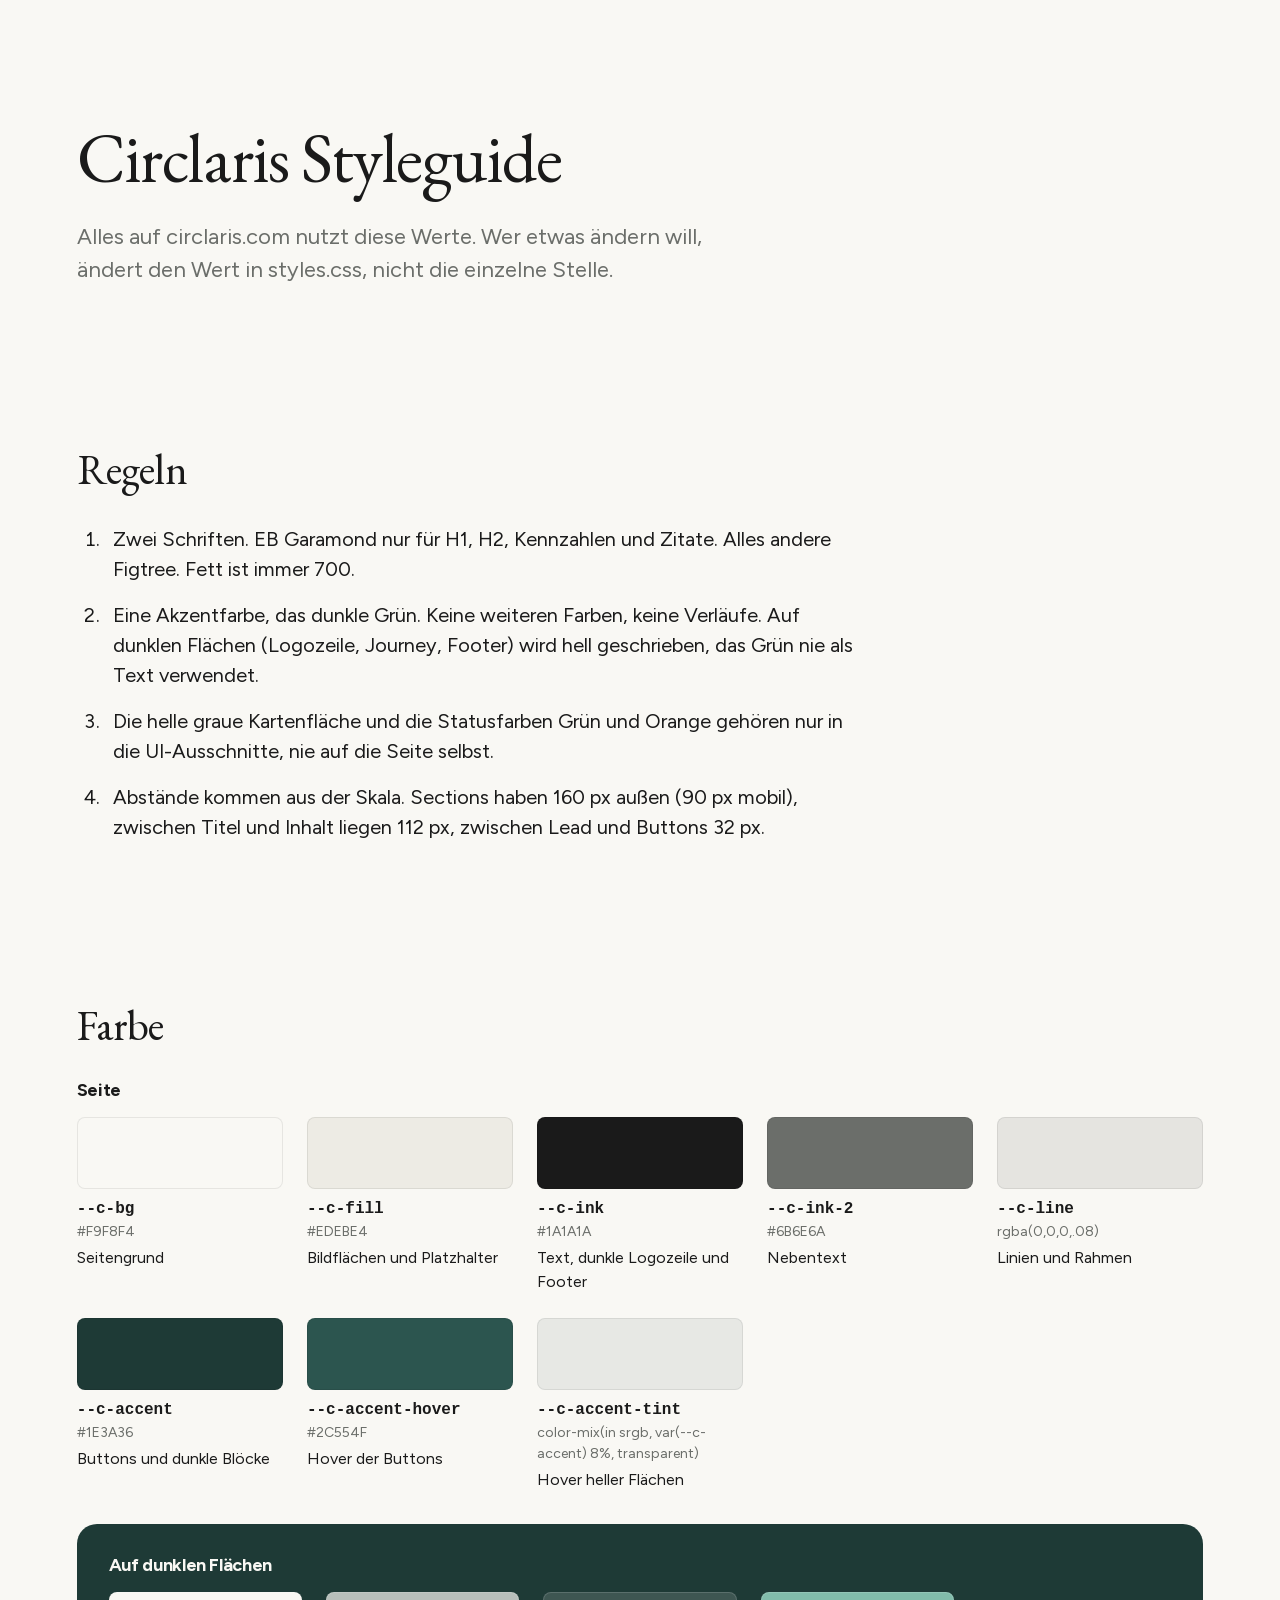
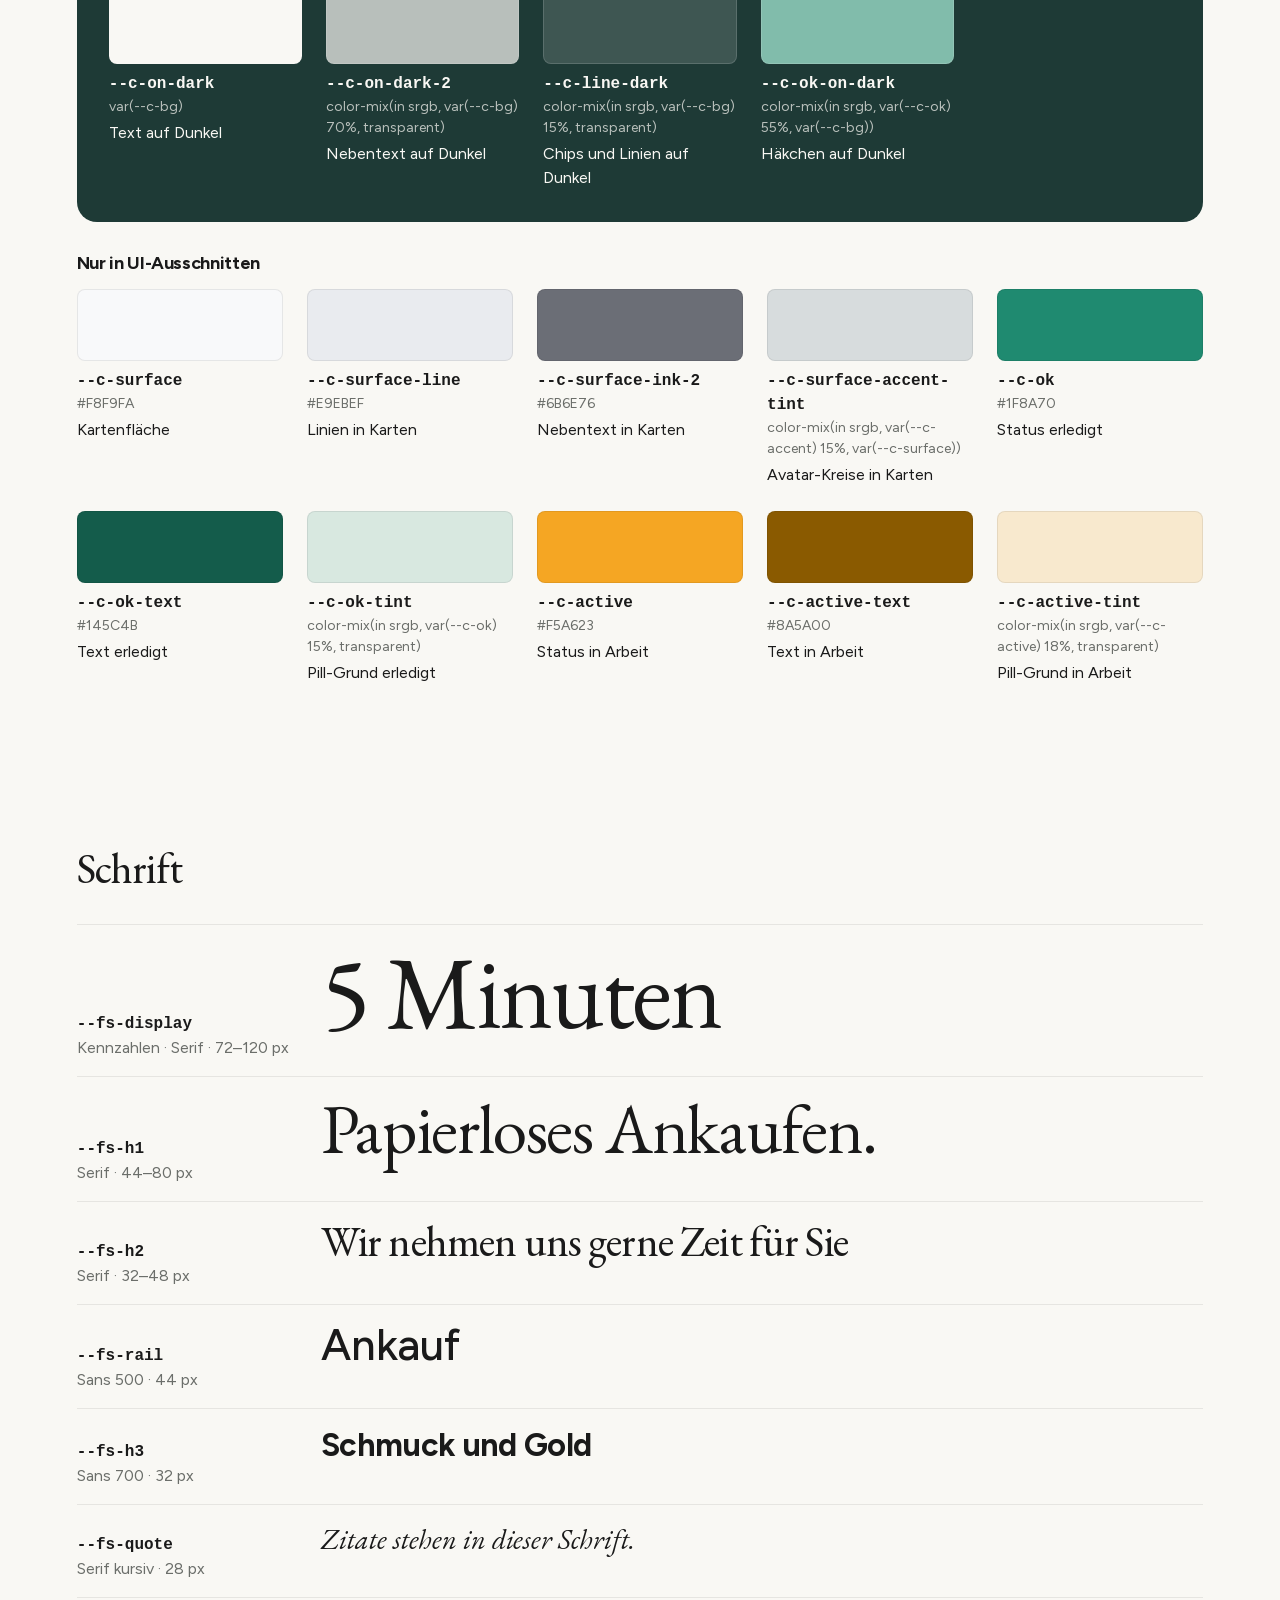
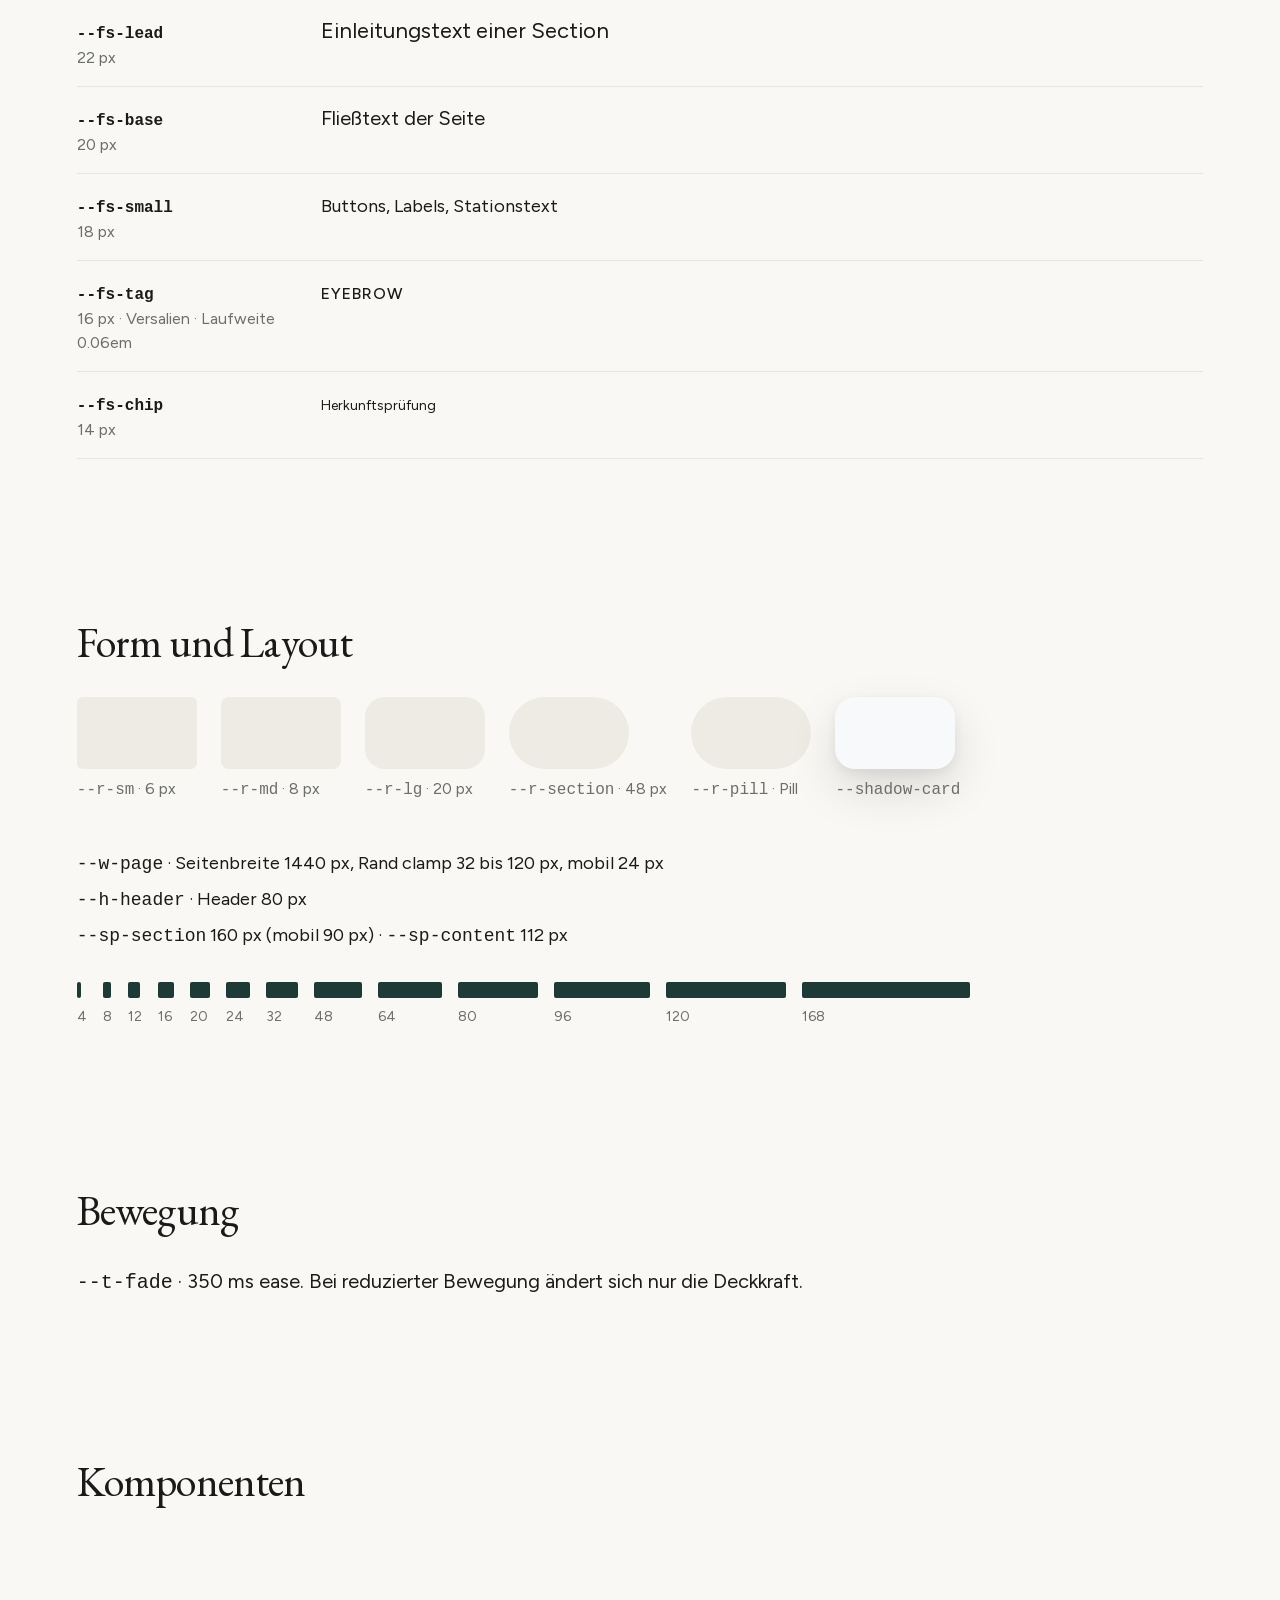
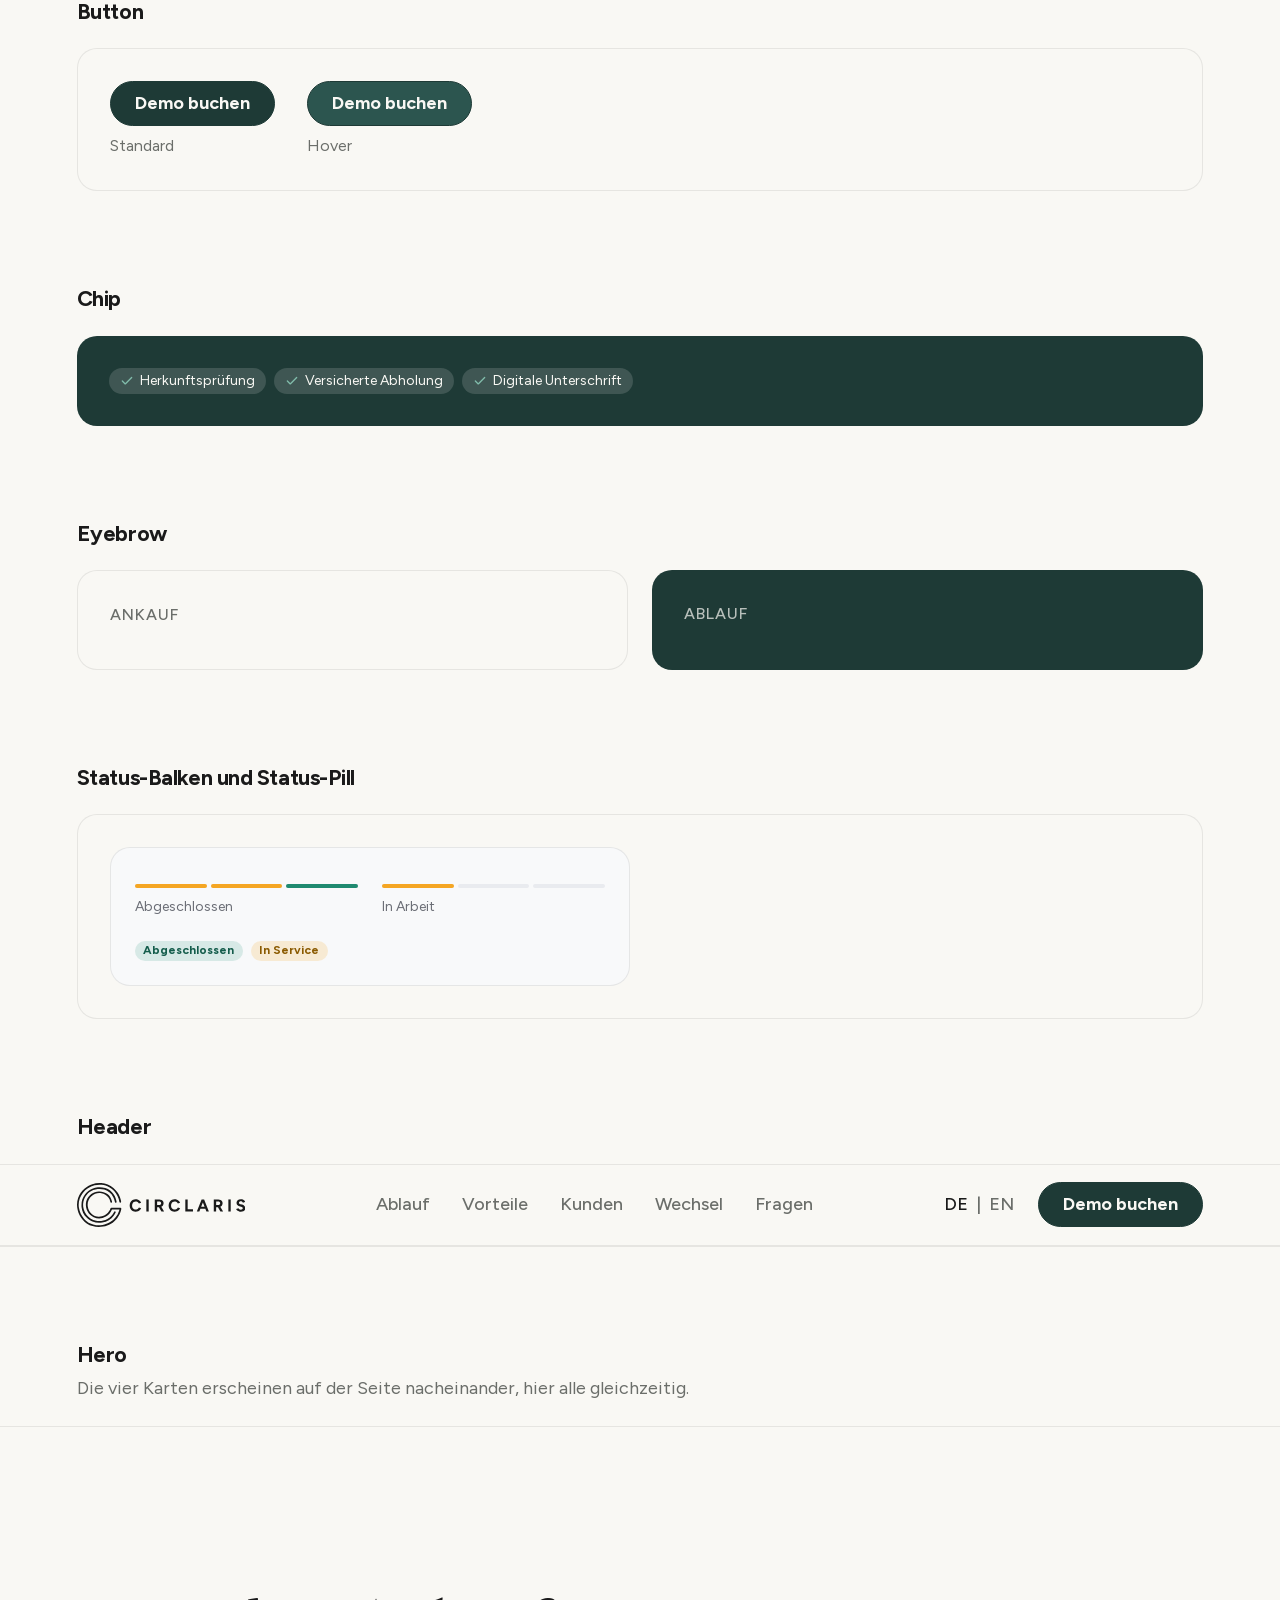
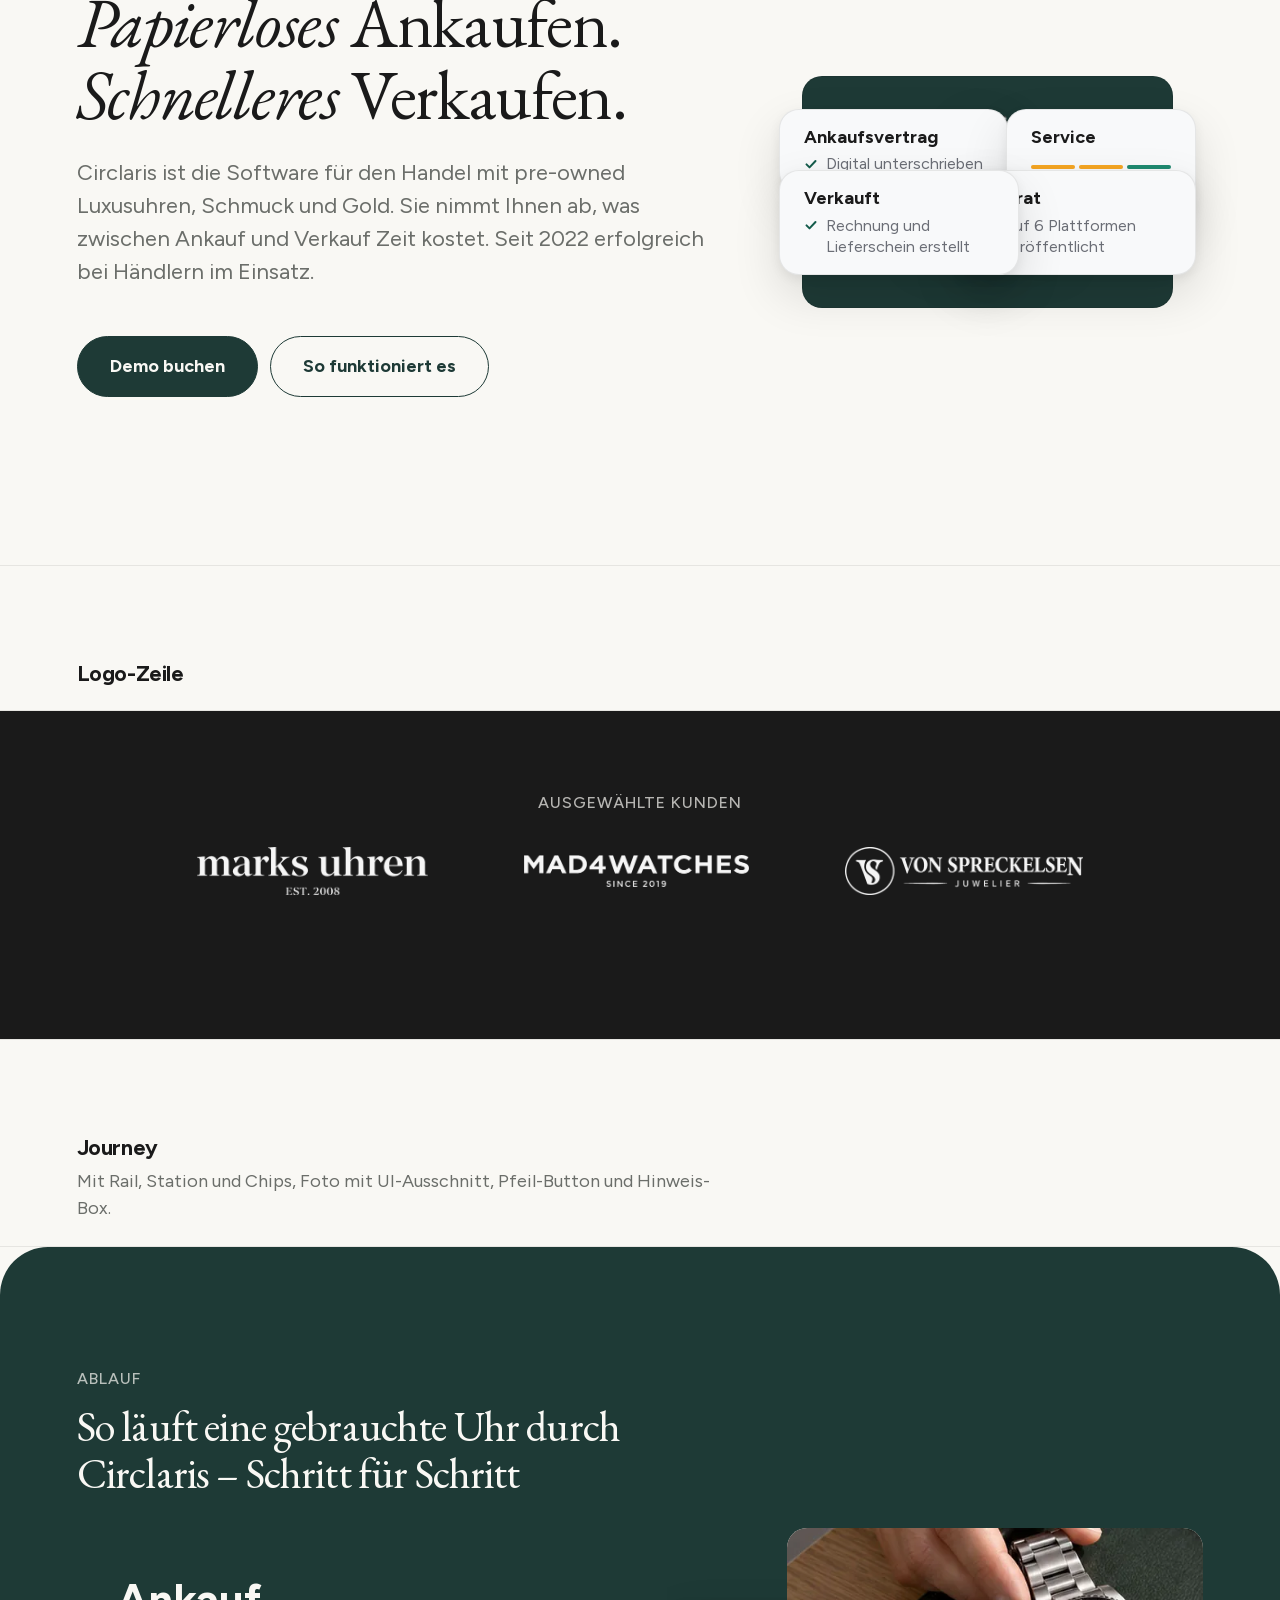
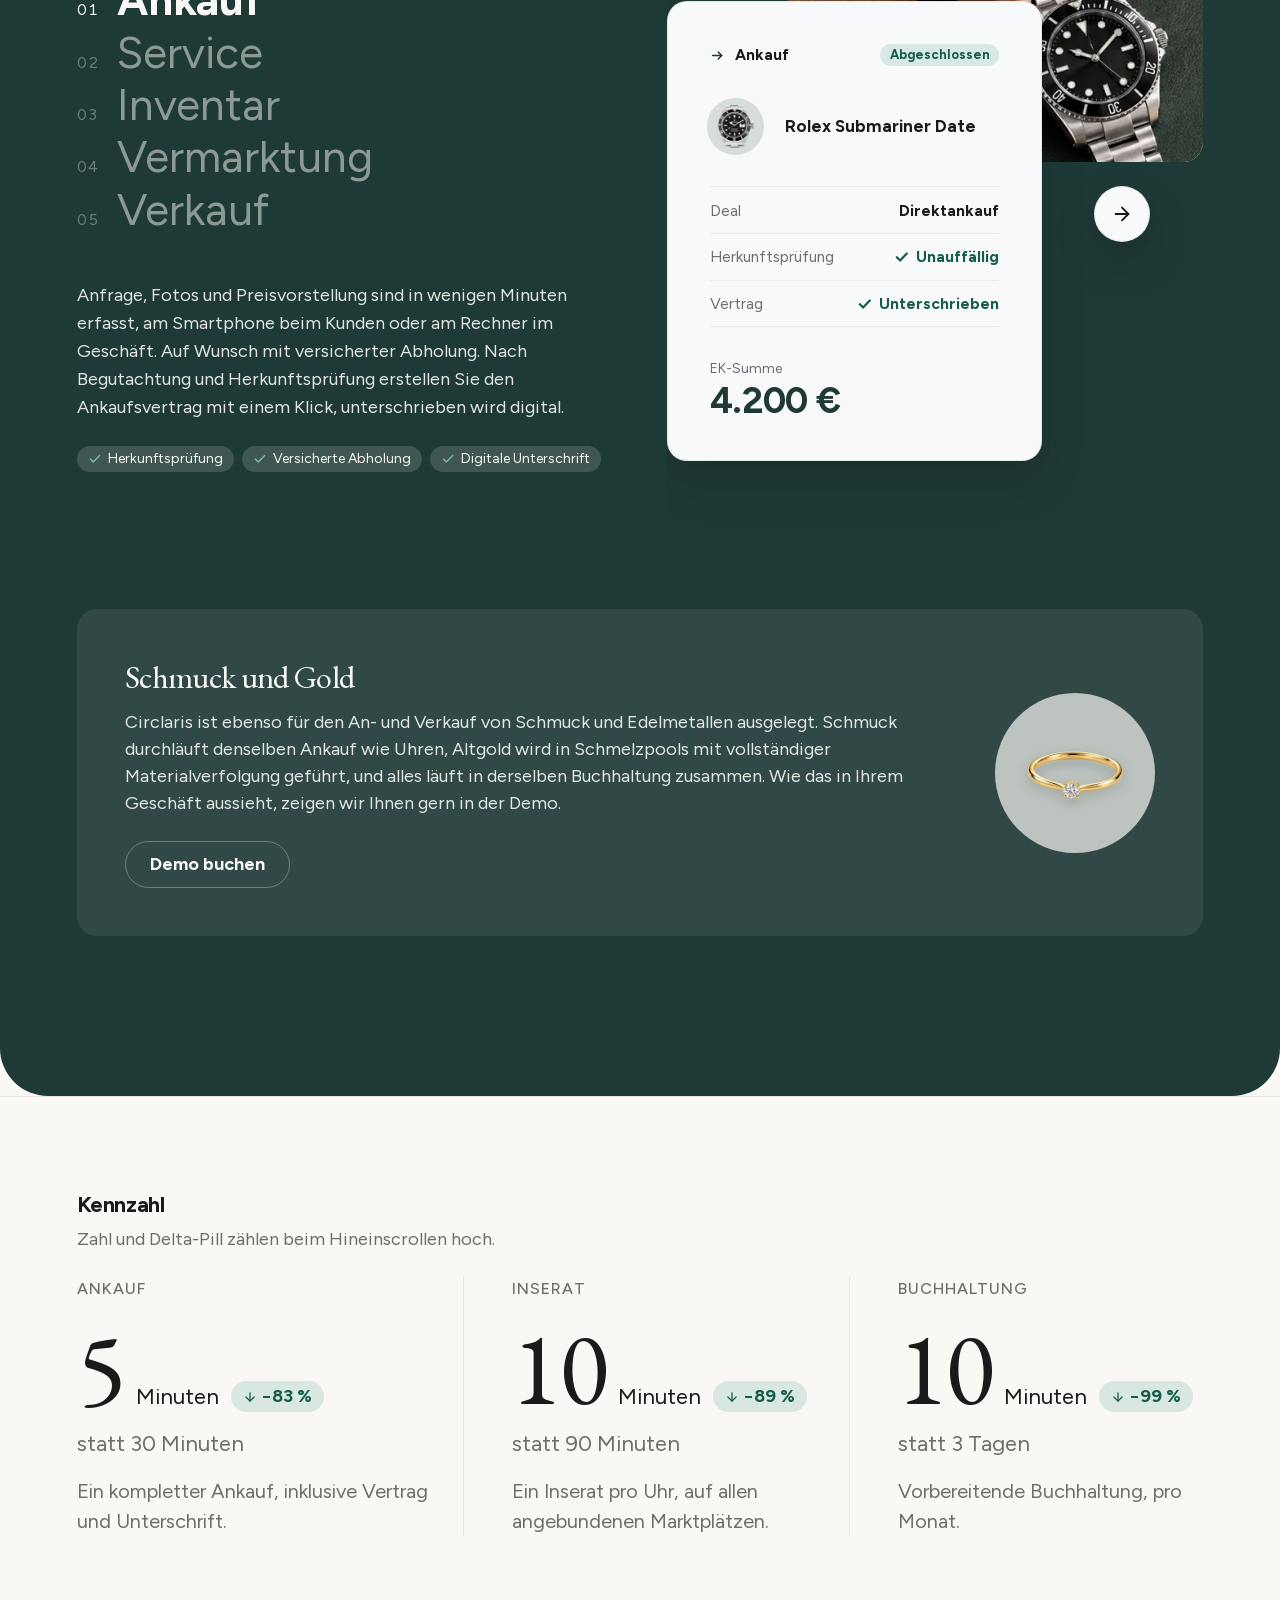
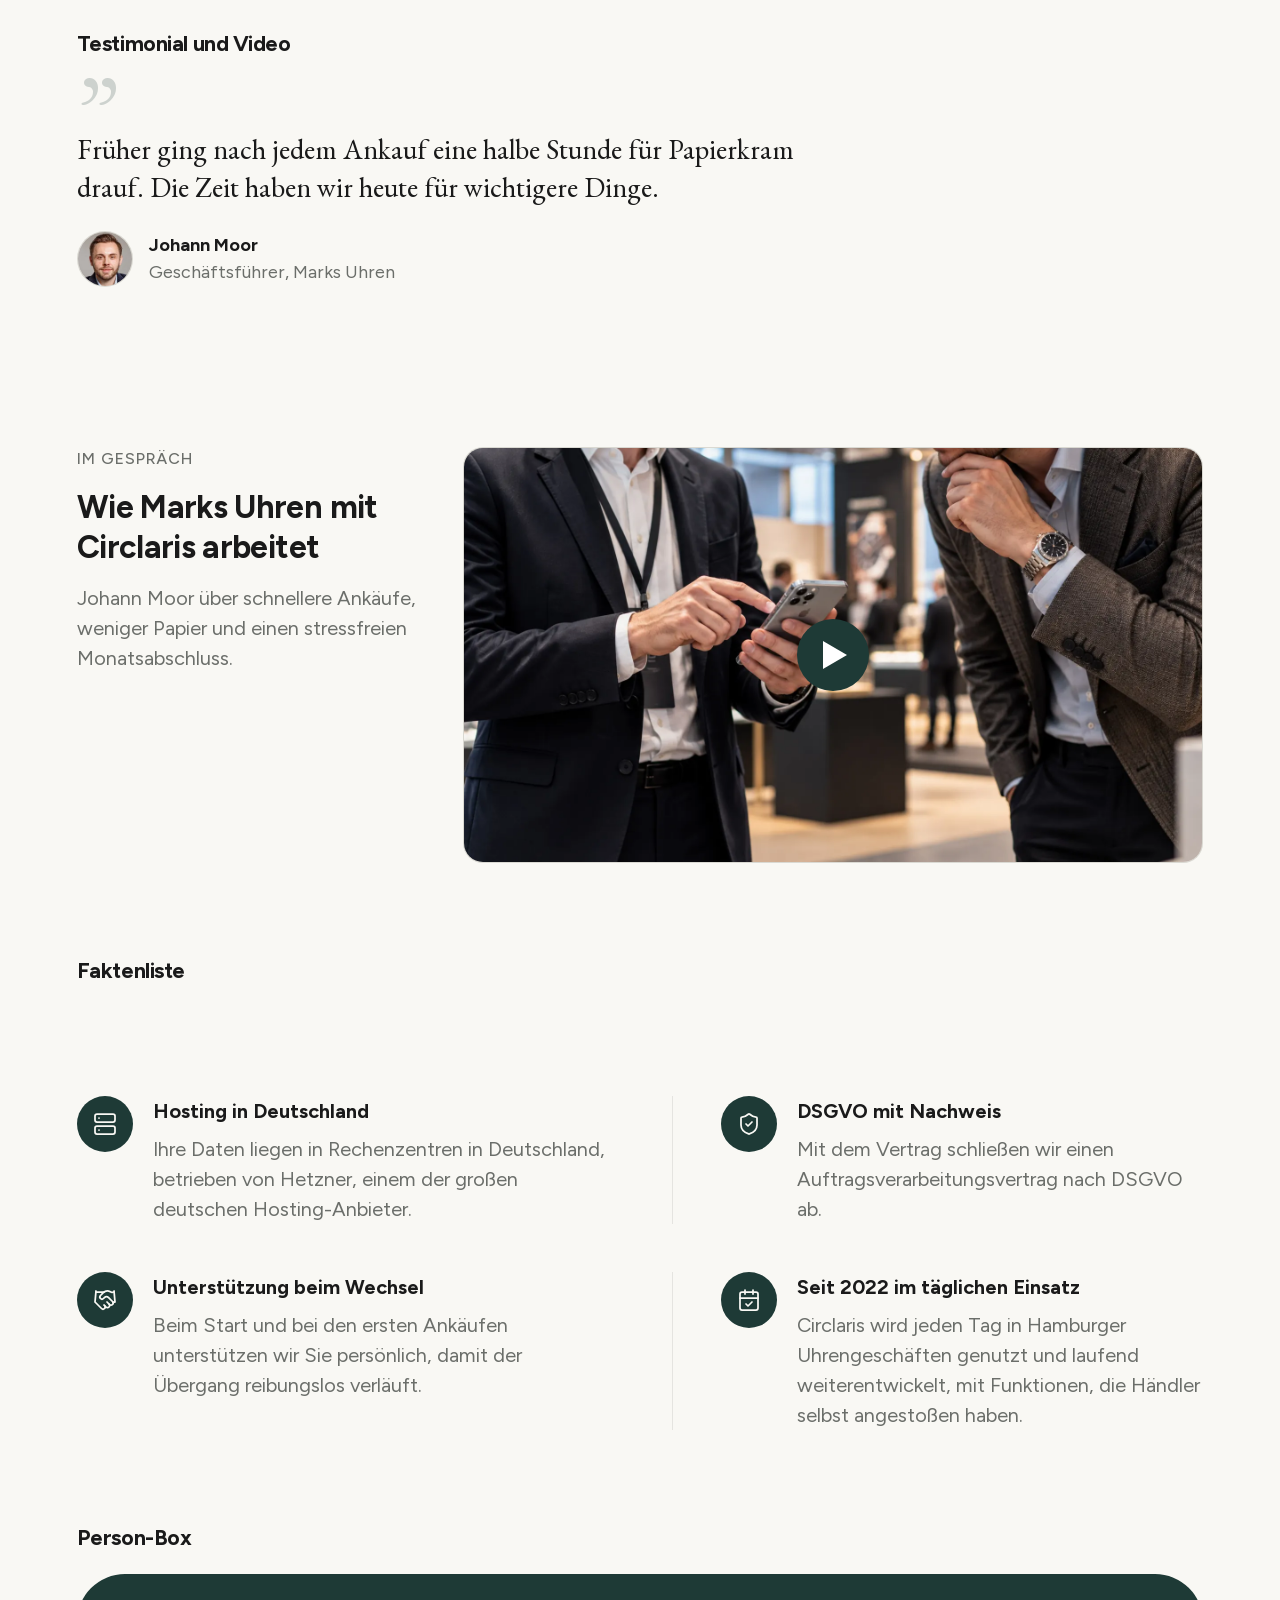
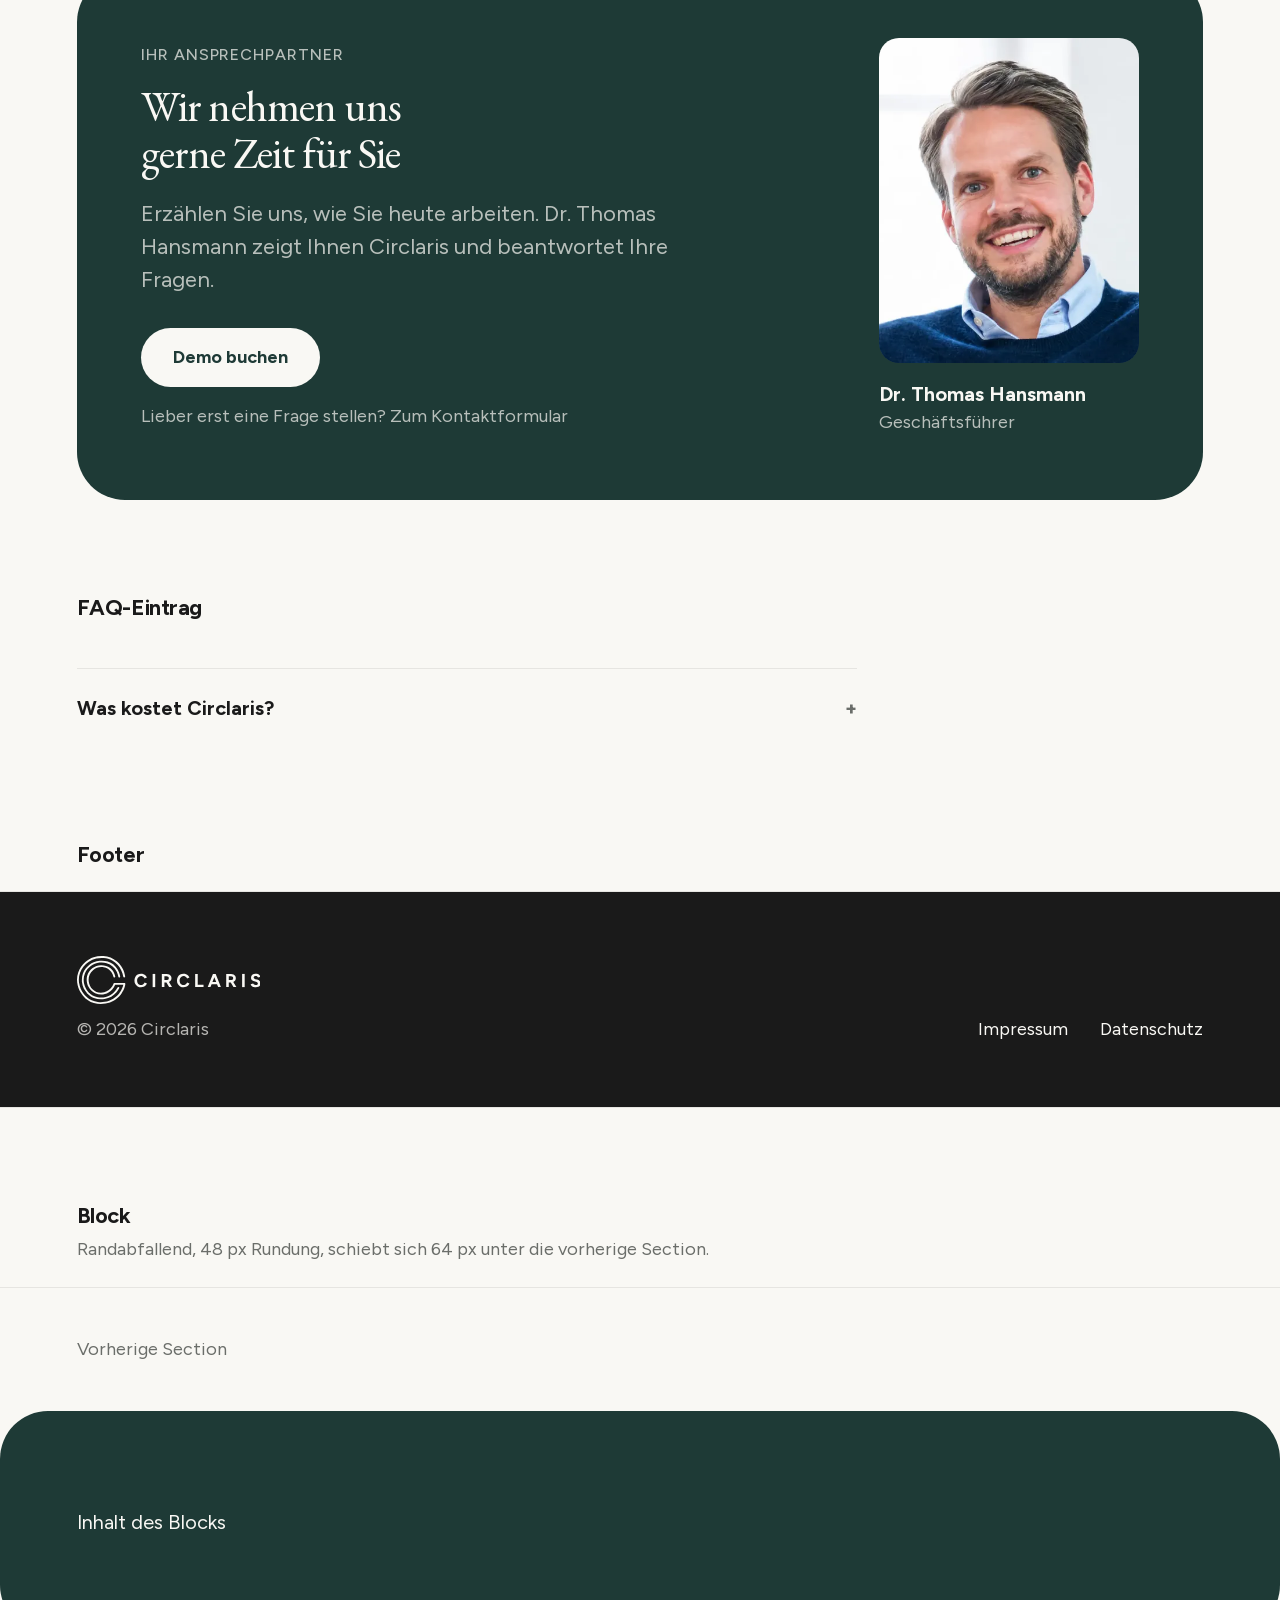
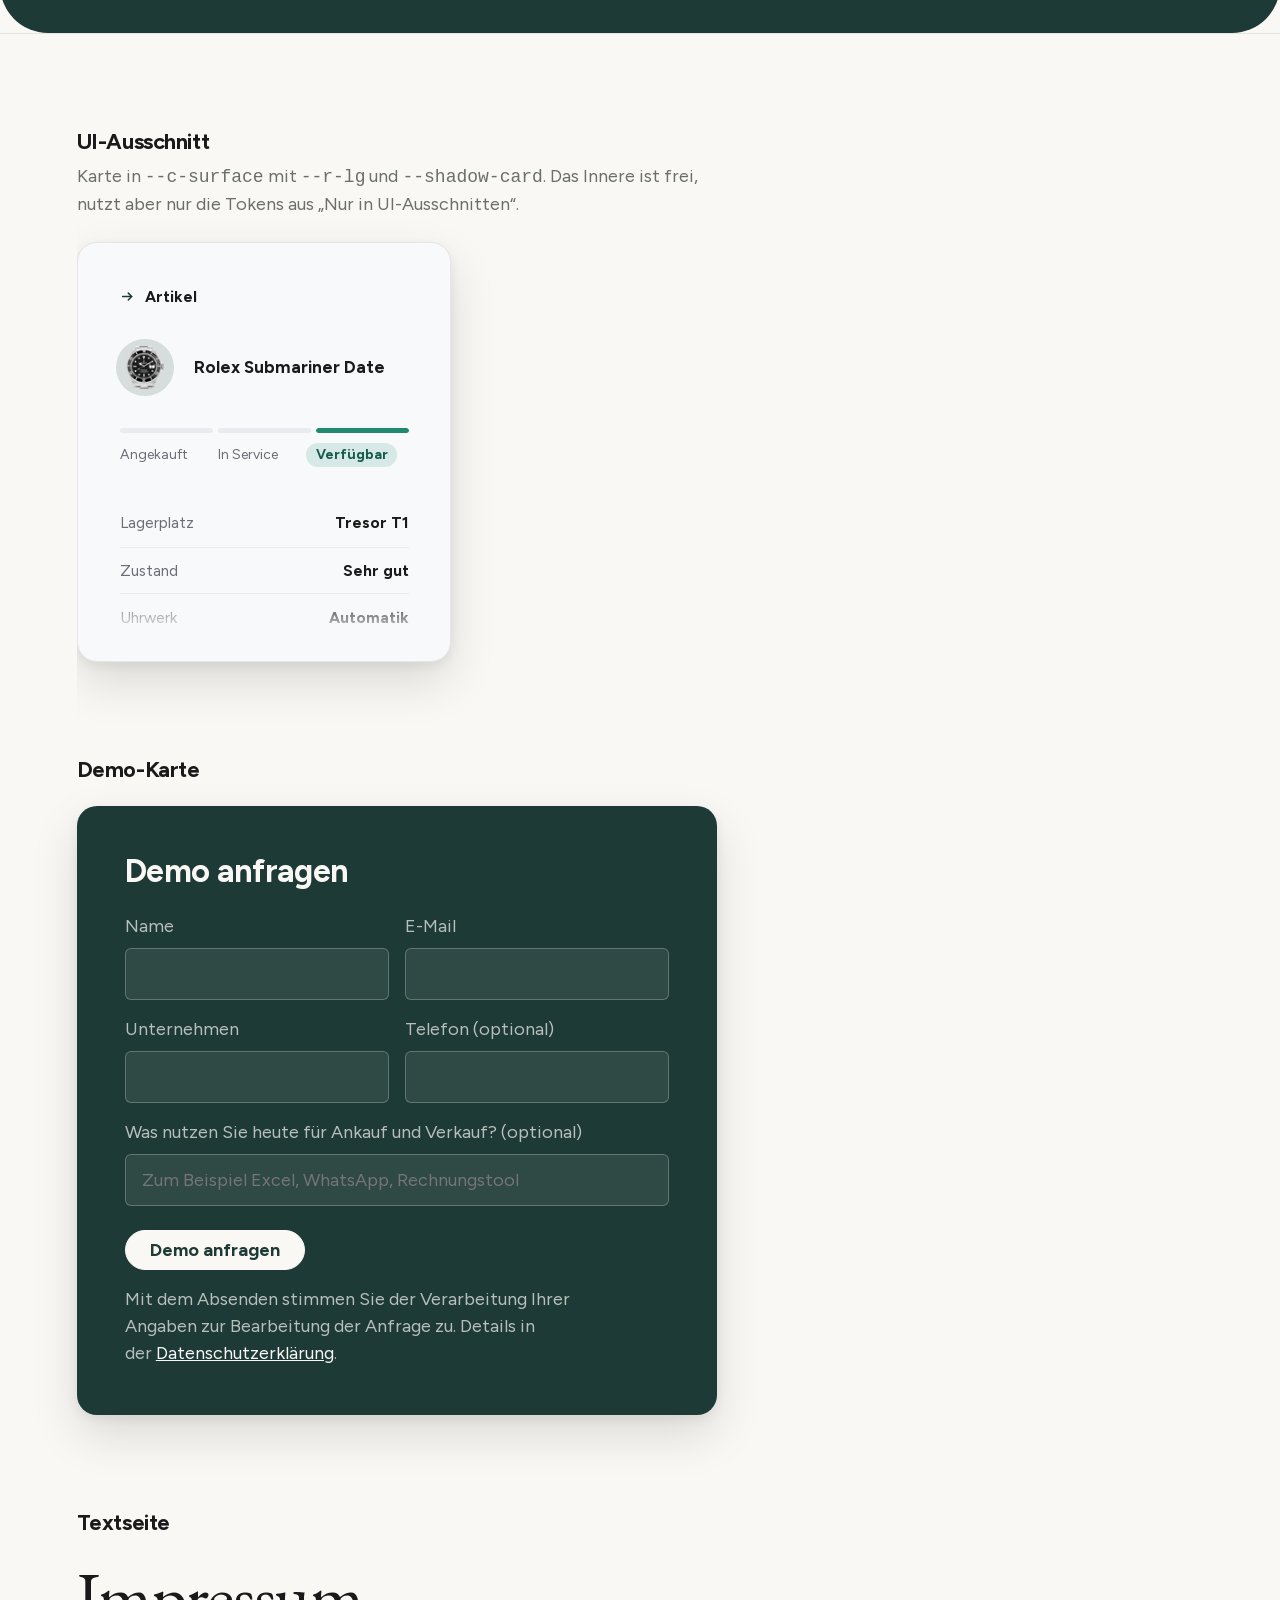
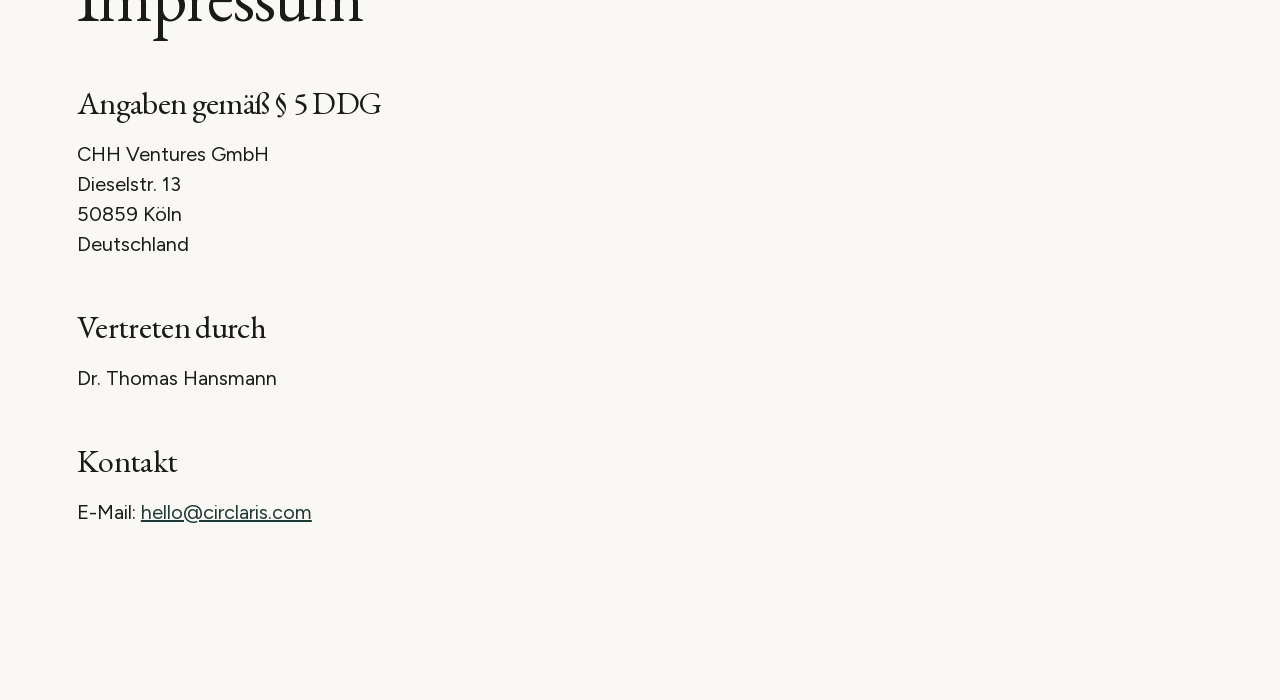
<file: styleguide.html>
<!DOCTYPE html>
<html lang="de"><head>
<meta charset="utf-8">
<meta name="viewport" content="width=device-width, initial-scale=1">
<meta name="robots" content="noindex, nofollow">
<link rel="stylesheet" href="/styles.css">
<script src="/assets/js/react.production.min.js"></script>
<script src="/assets/js/react-dom.production.min.js"></script>
<script src="/assets/js/dc-runtime.js"></script>

</head>
<body>
<x-dc>
<helmet>
<title>Circlaris Styleguide</title>
<link rel="icon" type="image/svg+xml" href="/assets/logo-mark.svg">
<link rel="apple-touch-icon" sizes="180x180" href="/assets/apple-touch-icon.png">


</helmet>

<main style="background: var(--c-bg); color: var(--c-ink); padding-bottom: var(--sp-section);">
<section style="max-width: var(--w-page); margin-left: auto; margin-right: auto; padding-top: var(--sp-120);">
<h1 style="margin: 0;">Circlaris Styleguide</h1>
<p style="font-size: var(--fs-lead); color: var(--c-ink-2); margin: var(--sp-24) 0 0; max-width: var(--measure-lead);">Alles auf circlaris.com nutzt diese Werte. Wer etwas ändern will, ändert den Wert in styles.css, nicht die einzelne Stelle.</p>
</section>
<section style="max-width: var(--w-page); margin-left: auto; margin-right: auto; margin-top: var(--sp-section);"><h2 style="margin: 0 0 var(--sp-32);">Regeln</h2><ol style="margin: 0; padding-left: 1.4em; display: grid; gap: var(--sp-16); max-width: var(--measure-text);"><li style="padding-left: var(--sp-8);">Zwei Schriften. EB Garamond nur für H1, H2, Kennzahlen und Zitate. Alles andere Figtree. Fett ist immer 700.</li><li style="padding-left: var(--sp-8);">Eine Akzentfarbe, das dunkle Grün. Keine weiteren Farben, keine Verläufe. Auf dunklen Flächen (Logozeile, Journey, Footer) wird hell geschrieben, das Grün nie als Text verwendet.</li><li style="padding-left: var(--sp-8);">Die helle graue Kartenfläche und die Statusfarben Grün und Orange gehören nur in die UI-Ausschnitte, nie auf die Seite selbst.</li><li style="padding-left: var(--sp-8);">Abstände kommen aus der Skala. Sections haben 160 px außen (90 px mobil), zwischen Titel und Inhalt liegen 112 px, zwischen Lead und Buttons 32 px.</li></ol></section>
<section style="max-width: var(--w-page); margin-left: auto; margin-right: auto; margin-top: var(--sp-section);"><h2 style="margin: 0 0 var(--sp-32);">Farbe</h2><div style="margin-top: var(--sp-32); "><h3 style="font-size: var(--fs-small); margin: 0 0 var(--sp-16); ">Seite</h3><div style="display: grid; grid-template-columns: repeat(auto-fill, minmax(180px, 1fr)); gap: var(--sp-24);"><div style="min-width: 0;"><div style="height: 72px; border-radius: var(--r-md); background: var(--c-bg); border: 1px solid var(--c-line);"></div><code style="display: block; margin-top: var(--sp-8); font-size: var(--fs-tag); font-weight: var(--fw-bold);">--c-bg</code><span style="display: block; font-size: var(--fs-chip); color: var(--c-ink-2); word-break: break-word;">#F9F8F4</span><span style="display: block; font-size: var(--fs-tag); margin-top: var(--sp-4);">Seitengrund</span></div><div style="min-width: 0;"><div style="height: 72px; border-radius: var(--r-md); background: var(--c-fill); border: 1px solid var(--c-line);"></div><code style="display: block; margin-top: var(--sp-8); font-size: var(--fs-tag); font-weight: var(--fw-bold);">--c-fill</code><span style="display: block; font-size: var(--fs-chip); color: var(--c-ink-2); word-break: break-word;">#EDEBE4</span><span style="display: block; font-size: var(--fs-tag); margin-top: var(--sp-4);">Bildflächen und Platzhalter</span></div><div style="min-width: 0;"><div style="height: 72px; border-radius: var(--r-md); background: var(--c-ink); border: 1px solid var(--c-line);"></div><code style="display: block; margin-top: var(--sp-8); font-size: var(--fs-tag); font-weight: var(--fw-bold);">--c-ink</code><span style="display: block; font-size: var(--fs-chip); color: var(--c-ink-2); word-break: break-word;">#1A1A1A</span><span style="display: block; font-size: var(--fs-tag); margin-top: var(--sp-4);">Text, dunkle Logozeile und Footer</span></div><div style="min-width: 0;"><div style="height: 72px; border-radius: var(--r-md); background: var(--c-ink-2); border: 1px solid var(--c-line);"></div><code style="display: block; margin-top: var(--sp-8); font-size: var(--fs-tag); font-weight: var(--fw-bold);">--c-ink-2</code><span style="display: block; font-size: var(--fs-chip); color: var(--c-ink-2); word-break: break-word;">#6B6E6A</span><span style="display: block; font-size: var(--fs-tag); margin-top: var(--sp-4);">Nebentext</span></div><div style="min-width: 0;"><div style="height: 72px; border-radius: var(--r-md); background: var(--c-line); border: 1px solid var(--c-line);"></div><code style="display: block; margin-top: var(--sp-8); font-size: var(--fs-tag); font-weight: var(--fw-bold);">--c-line</code><span style="display: block; font-size: var(--fs-chip); color: var(--c-ink-2); word-break: break-word;">rgba(0,0,0,.08)</span><span style="display: block; font-size: var(--fs-tag); margin-top: var(--sp-4);">Linien und Rahmen</span></div><div style="min-width: 0;"><div style="height: 72px; border-radius: var(--r-md); background: var(--c-accent); border: 1px solid var(--c-line);"></div><code style="display: block; margin-top: var(--sp-8); font-size: var(--fs-tag); font-weight: var(--fw-bold);">--c-accent</code><span style="display: block; font-size: var(--fs-chip); color: var(--c-ink-2); word-break: break-word;">#1E3A36</span><span style="display: block; font-size: var(--fs-tag); margin-top: var(--sp-4);">Buttons und dunkle Blöcke</span></div><div style="min-width: 0;"><div style="height: 72px; border-radius: var(--r-md); background: var(--c-accent-hover); border: 1px solid var(--c-line);"></div><code style="display: block; margin-top: var(--sp-8); font-size: var(--fs-tag); font-weight: var(--fw-bold);">--c-accent-hover</code><span style="display: block; font-size: var(--fs-chip); color: var(--c-ink-2); word-break: break-word;">#2C554F</span><span style="display: block; font-size: var(--fs-tag); margin-top: var(--sp-4);">Hover der Buttons</span></div><div style="min-width: 0;"><div style="height: 72px; border-radius: var(--r-md); background: var(--c-accent-tint); border: 1px solid var(--c-line);"></div><code style="display: block; margin-top: var(--sp-8); font-size: var(--fs-tag); font-weight: var(--fw-bold);">--c-accent-tint</code><span style="display: block; font-size: var(--fs-chip); color: var(--c-ink-2); word-break: break-word;">color-mix(in srgb, var(--c-accent) 8%, transparent)</span><span style="display: block; font-size: var(--fs-tag); margin-top: var(--sp-4);">Hover heller Flächen</span></div></div></div><div style="margin-top: var(--sp-32); background: var(--c-accent); color: var(--c-on-dark); border-radius: var(--r-lg); padding: var(--sp-32);"><h3 style="font-size: var(--fs-small); margin: 0 0 var(--sp-16); color: var(--c-on-dark);">Auf dunklen Flächen</h3><div style="display: grid; grid-template-columns: repeat(auto-fill, minmax(180px, 1fr)); gap: var(--sp-24);"><div style="min-width: 0;"><div style="height: 72px; border-radius: var(--r-md); background: var(--c-on-dark); border: 1px solid var(--c-line-dark);"></div><code style="display: block; margin-top: var(--sp-8); font-size: var(--fs-tag); font-weight: var(--fw-bold);">--c-on-dark</code><span style="display: block; font-size: var(--fs-chip); color: var(--c-on-dark-2); word-break: break-word;">var(--c-bg)</span><span style="display: block; font-size: var(--fs-tag); margin-top: var(--sp-4);">Text auf Dunkel</span></div><div style="min-width: 0;"><div style="height: 72px; border-radius: var(--r-md); background: var(--c-on-dark-2); border: 1px solid var(--c-line-dark);"></div><code style="display: block; margin-top: var(--sp-8); font-size: var(--fs-tag); font-weight: var(--fw-bold);">--c-on-dark-2</code><span style="display: block; font-size: var(--fs-chip); color: var(--c-on-dark-2); word-break: break-word;">color-mix(in srgb, var(--c-bg) 70%, transparent)</span><span style="display: block; font-size: var(--fs-tag); margin-top: var(--sp-4);">Nebentext auf Dunkel</span></div><div style="min-width: 0;"><div style="height: 72px; border-radius: var(--r-md); background: var(--c-line-dark); border: 1px solid var(--c-line-dark);"></div><code style="display: block; margin-top: var(--sp-8); font-size: var(--fs-tag); font-weight: var(--fw-bold);">--c-line-dark</code><span style="display: block; font-size: var(--fs-chip); color: var(--c-on-dark-2); word-break: break-word;">color-mix(in srgb, var(--c-bg) 15%, transparent)</span><span style="display: block; font-size: var(--fs-tag); margin-top: var(--sp-4);">Chips und Linien auf Dunkel</span></div><div style="min-width: 0;"><div style="height: 72px; border-radius: var(--r-md); background: var(--c-ok-on-dark); border: 1px solid var(--c-line-dark);"></div><code style="display: block; margin-top: var(--sp-8); font-size: var(--fs-tag); font-weight: var(--fw-bold);">--c-ok-on-dark</code><span style="display: block; font-size: var(--fs-chip); color: var(--c-on-dark-2); word-break: break-word;">color-mix(in srgb, var(--c-ok) 55%, var(--c-bg))</span><span style="display: block; font-size: var(--fs-tag); margin-top: var(--sp-4);">Häkchen auf Dunkel</span></div></div></div><div style="margin-top: var(--sp-32); "><h3 style="font-size: var(--fs-small); margin: 0 0 var(--sp-16); ">Nur in UI-Ausschnitten</h3><div style="display: grid; grid-template-columns: repeat(auto-fill, minmax(180px, 1fr)); gap: var(--sp-24);"><div style="min-width: 0;"><div style="height: 72px; border-radius: var(--r-md); background: var(--c-surface); border: 1px solid var(--c-line);"></div><code style="display: block; margin-top: var(--sp-8); font-size: var(--fs-tag); font-weight: var(--fw-bold);">--c-surface</code><span style="display: block; font-size: var(--fs-chip); color: var(--c-ink-2); word-break: break-word;">#F8F9FA</span><span style="display: block; font-size: var(--fs-tag); margin-top: var(--sp-4);">Kartenfläche</span></div><div style="min-width: 0;"><div style="height: 72px; border-radius: var(--r-md); background: var(--c-surface-line); border: 1px solid var(--c-line);"></div><code style="display: block; margin-top: var(--sp-8); font-size: var(--fs-tag); font-weight: var(--fw-bold);">--c-surface-line</code><span style="display: block; font-size: var(--fs-chip); color: var(--c-ink-2); word-break: break-word;">#E9EBEF</span><span style="display: block; font-size: var(--fs-tag); margin-top: var(--sp-4);">Linien in Karten</span></div><div style="min-width: 0;"><div style="height: 72px; border-radius: var(--r-md); background: var(--c-surface-ink-2); border: 1px solid var(--c-line);"></div><code style="display: block; margin-top: var(--sp-8); font-size: var(--fs-tag); font-weight: var(--fw-bold);">--c-surface-ink-2</code><span style="display: block; font-size: var(--fs-chip); color: var(--c-ink-2); word-break: break-word;">#6B6E76</span><span style="display: block; font-size: var(--fs-tag); margin-top: var(--sp-4);">Nebentext in Karten</span></div><div style="min-width: 0;"><div style="height: 72px; border-radius: var(--r-md); background: var(--c-surface-accent-tint); border: 1px solid var(--c-line);"></div><code style="display: block; margin-top: var(--sp-8); font-size: var(--fs-tag); font-weight: var(--fw-bold);">--c-surface-accent-tint</code><span style="display: block; font-size: var(--fs-chip); color: var(--c-ink-2); word-break: break-word;">color-mix(in srgb, var(--c-accent) 15%, var(--c-surface))</span><span style="display: block; font-size: var(--fs-tag); margin-top: var(--sp-4);">Avatar-Kreise in Karten</span></div><div style="min-width: 0;"><div style="height: 72px; border-radius: var(--r-md); background: var(--c-ok); border: 1px solid var(--c-line);"></div><code style="display: block; margin-top: var(--sp-8); font-size: var(--fs-tag); font-weight: var(--fw-bold);">--c-ok</code><span style="display: block; font-size: var(--fs-chip); color: var(--c-ink-2); word-break: break-word;">#1F8A70</span><span style="display: block; font-size: var(--fs-tag); margin-top: var(--sp-4);">Status erledigt</span></div><div style="min-width: 0;"><div style="height: 72px; border-radius: var(--r-md); background: var(--c-ok-text); border: 1px solid var(--c-line);"></div><code style="display: block; margin-top: var(--sp-8); font-size: var(--fs-tag); font-weight: var(--fw-bold);">--c-ok-text</code><span style="display: block; font-size: var(--fs-chip); color: var(--c-ink-2); word-break: break-word;">#145C4B</span><span style="display: block; font-size: var(--fs-tag); margin-top: var(--sp-4);">Text erledigt</span></div><div style="min-width: 0;"><div style="height: 72px; border-radius: var(--r-md); background: var(--c-ok-tint); border: 1px solid var(--c-line);"></div><code style="display: block; margin-top: var(--sp-8); font-size: var(--fs-tag); font-weight: var(--fw-bold);">--c-ok-tint</code><span style="display: block; font-size: var(--fs-chip); color: var(--c-ink-2); word-break: break-word;">color-mix(in srgb, var(--c-ok) 15%, transparent)</span><span style="display: block; font-size: var(--fs-tag); margin-top: var(--sp-4);">Pill-Grund erledigt</span></div><div style="min-width: 0;"><div style="height: 72px; border-radius: var(--r-md); background: var(--c-active); border: 1px solid var(--c-line);"></div><code style="display: block; margin-top: var(--sp-8); font-size: var(--fs-tag); font-weight: var(--fw-bold);">--c-active</code><span style="display: block; font-size: var(--fs-chip); color: var(--c-ink-2); word-break: break-word;">#F5A623</span><span style="display: block; font-size: var(--fs-tag); margin-top: var(--sp-4);">Status in Arbeit</span></div><div style="min-width: 0;"><div style="height: 72px; border-radius: var(--r-md); background: var(--c-active-text); border: 1px solid var(--c-line);"></div><code style="display: block; margin-top: var(--sp-8); font-size: var(--fs-tag); font-weight: var(--fw-bold);">--c-active-text</code><span style="display: block; font-size: var(--fs-chip); color: var(--c-ink-2); word-break: break-word;">#8A5A00</span><span style="display: block; font-size: var(--fs-tag); margin-top: var(--sp-4);">Text in Arbeit</span></div><div style="min-width: 0;"><div style="height: 72px; border-radius: var(--r-md); background: var(--c-active-tint); border: 1px solid var(--c-line);"></div><code style="display: block; margin-top: var(--sp-8); font-size: var(--fs-tag); font-weight: var(--fw-bold);">--c-active-tint</code><span style="display: block; font-size: var(--fs-chip); color: var(--c-ink-2); word-break: break-word;">color-mix(in srgb, var(--c-active) 18%, transparent)</span><span style="display: block; font-size: var(--fs-tag); margin-top: var(--sp-4);">Pill-Grund in Arbeit</span></div></div></div></section>
<section style="max-width: var(--w-page); margin-left: auto; margin-right: auto; margin-top: var(--sp-section);"><h2 style="margin: 0 0 var(--sp-32);">Schrift</h2><div style="border-bottom: 1px solid var(--c-line);"><div style="display: grid; grid-template-columns: minmax(0, 220px) minmax(0, 1fr); gap: var(--sp-24); align-items: baseline; padding: var(--sp-16) 0; border-top: 1px solid var(--c-line);"><div><code style="font-size: var(--fs-tag); font-weight: var(--fw-bold);">--fs-display</code><span style="display: block; font-size: var(--fs-tag); color: var(--c-ink-2);">Kennzahlen · Serif · 72–120 px</span></div><div style="min-width: 0; font-family: var(--font-serif); font-size: var(--fs-display); line-height: var(--lh-display); letter-spacing: var(--ls-head); overflow-wrap: anywhere;">5 Minuten</div></div><div style="display: grid; grid-template-columns: minmax(0, 220px) minmax(0, 1fr); gap: var(--sp-24); align-items: baseline; padding: var(--sp-16) 0; border-top: 1px solid var(--c-line);"><div><code style="font-size: var(--fs-tag); font-weight: var(--fw-bold);">--fs-h1</code><span style="display: block; font-size: var(--fs-tag); color: var(--c-ink-2);">Serif · 44–80 px</span></div><div style="min-width: 0; font-family: var(--font-serif); font-size: var(--fs-h1); line-height: var(--lh-h1); letter-spacing: var(--ls-head); overflow-wrap: anywhere;">Papierloses Ankaufen.</div></div><div style="display: grid; grid-template-columns: minmax(0, 220px) minmax(0, 1fr); gap: var(--sp-24); align-items: baseline; padding: var(--sp-16) 0; border-top: 1px solid var(--c-line);"><div><code style="font-size: var(--fs-tag); font-weight: var(--fw-bold);">--fs-h2</code><span style="display: block; font-size: var(--fs-tag); color: var(--c-ink-2);">Serif · 32–48 px</span></div><div style="min-width: 0; font-family: var(--font-serif); font-size: var(--fs-h2); line-height: var(--lh-head); letter-spacing: var(--ls-head); overflow-wrap: anywhere;">Wir nehmen uns gerne Zeit für Sie</div></div><div style="display: grid; grid-template-columns: minmax(0, 220px) minmax(0, 1fr); gap: var(--sp-24); align-items: baseline; padding: var(--sp-16) 0; border-top: 1px solid var(--c-line);"><div><code style="font-size: var(--fs-tag); font-weight: var(--fw-bold);">--fs-rail</code><span style="display: block; font-size: var(--fs-tag); color: var(--c-ink-2);">Sans 500 · 44 px</span></div><div style="min-width: 0; font-size: var(--fs-rail); font-weight: var(--fw-medium); line-height: var(--lh-rail); overflow-wrap: anywhere;">Ankauf</div></div><div style="display: grid; grid-template-columns: minmax(0, 220px) minmax(0, 1fr); gap: var(--sp-24); align-items: baseline; padding: var(--sp-16) 0; border-top: 1px solid var(--c-line);"><div><code style="font-size: var(--fs-tag); font-weight: var(--fw-bold);">--fs-h3</code><span style="display: block; font-size: var(--fs-tag); color: var(--c-ink-2);">Sans 700 · 32 px</span></div><div style="min-width: 0; font-size: var(--fs-h3); font-weight: var(--fw-bold); line-height: var(--lh-h3); letter-spacing: var(--ls-head); overflow-wrap: anywhere;">Schmuck und Gold</div></div><div style="display: grid; grid-template-columns: minmax(0, 220px) minmax(0, 1fr); gap: var(--sp-24); align-items: baseline; padding: var(--sp-16) 0; border-top: 1px solid var(--c-line);"><div><code style="font-size: var(--fs-tag); font-weight: var(--fw-bold);">--fs-quote</code><span style="display: block; font-size: var(--fs-tag); color: var(--c-ink-2);">Serif kursiv · 28 px</span></div><div style="min-width: 0; font-family: var(--font-serif); font-style: italic; font-size: var(--fs-quote); line-height: var(--lh-quote); overflow-wrap: anywhere;">Zitate stehen in dieser Schrift.</div></div><div style="display: grid; grid-template-columns: minmax(0, 220px) minmax(0, 1fr); gap: var(--sp-24); align-items: baseline; padding: var(--sp-16) 0; border-top: 1px solid var(--c-line);"><div><code style="font-size: var(--fs-tag); font-weight: var(--fw-bold);">--fs-lead</code><span style="display: block; font-size: var(--fs-tag); color: var(--c-ink-2);">22 px</span></div><div style="min-width: 0; font-size: var(--fs-lead); overflow-wrap: anywhere;">Einleitungstext einer Section</div></div><div style="display: grid; grid-template-columns: minmax(0, 220px) minmax(0, 1fr); gap: var(--sp-24); align-items: baseline; padding: var(--sp-16) 0; border-top: 1px solid var(--c-line);"><div><code style="font-size: var(--fs-tag); font-weight: var(--fw-bold);">--fs-base</code><span style="display: block; font-size: var(--fs-tag); color: var(--c-ink-2);">20 px</span></div><div style="min-width: 0; font-size: var(--fs-base); overflow-wrap: anywhere;">Fließtext der Seite</div></div><div style="display: grid; grid-template-columns: minmax(0, 220px) minmax(0, 1fr); gap: var(--sp-24); align-items: baseline; padding: var(--sp-16) 0; border-top: 1px solid var(--c-line);"><div><code style="font-size: var(--fs-tag); font-weight: var(--fw-bold);">--fs-small</code><span style="display: block; font-size: var(--fs-tag); color: var(--c-ink-2);">18 px</span></div><div style="min-width: 0; font-size: var(--fs-small); overflow-wrap: anywhere;">Buttons, Labels, Stationstext</div></div><div style="display: grid; grid-template-columns: minmax(0, 220px) minmax(0, 1fr); gap: var(--sp-24); align-items: baseline; padding: var(--sp-16) 0; border-top: 1px solid var(--c-line);"><div><code style="font-size: var(--fs-tag); font-weight: var(--fw-bold);">--fs-tag</code><span style="display: block; font-size: var(--fs-tag); color: var(--c-ink-2);">16 px · Versalien · Laufweite 0.06em</span></div><div style="min-width: 0; font-size: var(--fs-tag); font-weight: var(--fw-medium); letter-spacing: var(--ls-tag); text-transform: uppercase; overflow-wrap: anywhere;">Eyebrow</div></div><div style="display: grid; grid-template-columns: minmax(0, 220px) minmax(0, 1fr); gap: var(--sp-24); align-items: baseline; padding: var(--sp-16) 0; border-top: 1px solid var(--c-line);"><div><code style="font-size: var(--fs-tag); font-weight: var(--fw-bold);">--fs-chip</code><span style="display: block; font-size: var(--fs-tag); color: var(--c-ink-2);">14 px</span></div><div style="min-width: 0; font-size: var(--fs-chip); overflow-wrap: anywhere;">Herkunftsprüfung</div></div></div></section>
<section style="max-width: var(--w-page); margin-left: auto; margin-right: auto; margin-top: var(--sp-section);"><h2 style="margin: 0 0 var(--sp-32);">Form und Layout</h2><div style="display: flex; flex-wrap: wrap; gap: var(--sp-24);"><div><div style="width: 120px; height: 72px; background: var(--c-fill); border-radius: var(--r-sm);"></div><span style="display: block; font-size: var(--fs-tag); color: var(--c-ink-2); margin-top: var(--sp-8);"><code>--r-sm</code> · 6 px</span></div><div><div style="width: 120px; height: 72px; background: var(--c-fill); border-radius: var(--r-md);"></div><span style="display: block; font-size: var(--fs-tag); color: var(--c-ink-2); margin-top: var(--sp-8);"><code>--r-md</code> · 8 px</span></div><div><div style="width: 120px; height: 72px; background: var(--c-fill); border-radius: var(--r-lg);"></div><span style="display: block; font-size: var(--fs-tag); color: var(--c-ink-2); margin-top: var(--sp-8);"><code>--r-lg</code> · 20 px</span></div><div><div style="width: 120px; height: 72px; background: var(--c-fill); border-radius: var(--r-section);"></div><span style="display: block; font-size: var(--fs-tag); color: var(--c-ink-2); margin-top: var(--sp-8);"><code>--r-section</code> · 48 px</span></div><div><div style="width: 120px; height: 72px; background: var(--c-fill); border-radius: var(--r-pill);"></div><span style="display: block; font-size: var(--fs-tag); color: var(--c-ink-2); margin-top: var(--sp-8);"><code>--r-pill</code> · Pill</span></div><div><div style="width: 120px; height: 72px; background: var(--c-surface); border-radius: var(--r-lg); box-shadow: var(--shadow-card);"></div><span style="display: block; font-size: var(--fs-tag); color: var(--c-ink-2); margin-top: var(--sp-8);"><code>--shadow-card</code></span></div></div>
<div style="display: grid; gap: var(--sp-8); margin-top: var(--sp-48); font-size: var(--fs-small);"><span><code>--w-page</code> · Seitenbreite 1440 px, Rand clamp 32 bis 120 px, mobil 24 px</span><span><code>--h-header</code> · Header 80 px</span><span><code>--sp-section</code> 160 px (mobil 90 px) · <code>--sp-content</code> 112 px</span></div>
<div style="display: flex; flex-wrap: wrap; align-items: flex-end; gap: var(--sp-16); margin-top: var(--sp-32);"><div style="display: flex; flex-direction: column; align-items: flex-start; gap: var(--sp-8);"><div style="width: var(--sp-4); height: 16px; background: var(--c-accent); border-radius: 2px;"></div><span style="font-size: var(--fs-chip); color: var(--c-ink-2);">4</span></div><div style="display: flex; flex-direction: column; align-items: flex-start; gap: var(--sp-8);"><div style="width: var(--sp-8); height: 16px; background: var(--c-accent); border-radius: 2px;"></div><span style="font-size: var(--fs-chip); color: var(--c-ink-2);">8</span></div><div style="display: flex; flex-direction: column; align-items: flex-start; gap: var(--sp-8);"><div style="width: var(--sp-12); height: 16px; background: var(--c-accent); border-radius: 2px;"></div><span style="font-size: var(--fs-chip); color: var(--c-ink-2);">12</span></div><div style="display: flex; flex-direction: column; align-items: flex-start; gap: var(--sp-8);"><div style="width: var(--sp-16); height: 16px; background: var(--c-accent); border-radius: 2px;"></div><span style="font-size: var(--fs-chip); color: var(--c-ink-2);">16</span></div><div style="display: flex; flex-direction: column; align-items: flex-start; gap: var(--sp-8);"><div style="width: var(--sp-20); height: 16px; background: var(--c-accent); border-radius: 2px;"></div><span style="font-size: var(--fs-chip); color: var(--c-ink-2);">20</span></div><div style="display: flex; flex-direction: column; align-items: flex-start; gap: var(--sp-8);"><div style="width: var(--sp-24); height: 16px; background: var(--c-accent); border-radius: 2px;"></div><span style="font-size: var(--fs-chip); color: var(--c-ink-2);">24</span></div><div style="display: flex; flex-direction: column; align-items: flex-start; gap: var(--sp-8);"><div style="width: var(--sp-32); height: 16px; background: var(--c-accent); border-radius: 2px;"></div><span style="font-size: var(--fs-chip); color: var(--c-ink-2);">32</span></div><div style="display: flex; flex-direction: column; align-items: flex-start; gap: var(--sp-8);"><div style="width: var(--sp-48); height: 16px; background: var(--c-accent); border-radius: 2px;"></div><span style="font-size: var(--fs-chip); color: var(--c-ink-2);">48</span></div><div style="display: flex; flex-direction: column; align-items: flex-start; gap: var(--sp-8);"><div style="width: var(--sp-64); height: 16px; background: var(--c-accent); border-radius: 2px;"></div><span style="font-size: var(--fs-chip); color: var(--c-ink-2);">64</span></div><div style="display: flex; flex-direction: column; align-items: flex-start; gap: var(--sp-8);"><div style="width: var(--sp-80); height: 16px; background: var(--c-accent); border-radius: 2px;"></div><span style="font-size: var(--fs-chip); color: var(--c-ink-2);">80</span></div><div style="display: flex; flex-direction: column; align-items: flex-start; gap: var(--sp-8);"><div style="width: var(--sp-96); height: 16px; background: var(--c-accent); border-radius: 2px;"></div><span style="font-size: var(--fs-chip); color: var(--c-ink-2);">96</span></div><div style="display: flex; flex-direction: column; align-items: flex-start; gap: var(--sp-8);"><div style="width: var(--sp-120); height: 16px; background: var(--c-accent); border-radius: 2px;"></div><span style="font-size: var(--fs-chip); color: var(--c-ink-2);">120</span></div><div style="display: flex; flex-direction: column; align-items: flex-start; gap: var(--sp-8);"><div style="width: var(--sp-168); height: 16px; background: var(--c-accent); border-radius: 2px;"></div><span style="font-size: var(--fs-chip); color: var(--c-ink-2);">168</span></div></div></section>
<section style="max-width: var(--w-page); margin-left: auto; margin-right: auto; margin-top: var(--sp-section);"><h2 style="margin: 0 0 var(--sp-32);">Bewegung</h2><p style="margin: 0;"><code>--t-fade</code> · 350 ms ease. Bei reduzierter Bewegung ändert sich nur die Deckkraft.</p></section>
<section style="margin-top: var(--sp-section);"><div style="max-width: var(--w-page); margin-left: auto; margin-right: auto;"><h2 style="margin: 0 0 var(--sp-32);">Komponenten</h2></div>
<div data-sg-item="Button" style="margin-top: var(--sp-96);"><div style="max-width: var(--w-page); margin-left: auto; margin-right: auto;"><h3 style="font-size: var(--fs-lead); margin: 0;">Button</h3></div><div style="margin-top: var(--sp-24); max-width: var(--w-page); margin-left: auto; margin-right: auto;"><div style="min-width: 0; padding: var(--sp-32); border-radius: var(--r-lg); background: var(--c-bg); border: 1px solid var(--c-line);"><div style="display: flex; flex-wrap: wrap; gap: var(--sp-32);"><div><a data-block="Button" href="/demo" style="display: inline-block; text-align: center; background: var(--c-accent); color: var(--c-bg); border: 1px solid var(--c-accent); border-radius: var(--r-pill); font-size: var(--fs-small); font-weight: var(--fw-bold); text-decoration: none; white-space: nowrap; transition: background var(--t-fade); padding: var(--sp-8) var(--sp-24);" style-hover="background: var(--c-accent-hover); color: var(--c-bg);">Demo buchen</a><span style="display: block; font-size: var(--fs-tag); color: var(--c-ink-2); margin-top: var(--sp-8);">Standard</span></div><div><a data-block="Button" href="/demo" style="display: inline-block; text-align: center; background: var(--c-accent-hover); color: var(--c-bg); border: 1px solid var(--c-accent); border-radius: var(--r-pill); font-size: var(--fs-small); font-weight: var(--fw-bold); text-decoration: none; white-space: nowrap; transition: background var(--t-fade); padding: var(--sp-8) var(--sp-24);">Demo buchen</a><span style="display: block; font-size: var(--fs-tag); color: var(--c-ink-2); margin-top: var(--sp-8);">Hover</span></div></div></div></div></div>
<div data-sg-item="Chip" style="margin-top: var(--sp-96);"><div style="max-width: var(--w-page); margin-left: auto; margin-right: auto;"><h3 style="font-size: var(--fs-lead); margin: 0;">Chip</h3></div><div style="margin-top: var(--sp-24); max-width: var(--w-page); margin-left: auto; margin-right: auto;"><div style="min-width: 0; padding: var(--sp-32); border-radius: var(--r-lg); background: var(--c-accent); color: var(--c-on-dark);"><div style="display: flex; flex-wrap: wrap; gap: var(--sp-8);"><span data-block="Chip" data-variant="dark" style="display: inline-flex; align-items: center; gap: 6px; font-size: var(--fs-chip); line-height: 1.3; white-space: nowrap; color: var(--c-on-dark); background: var(--c-line-dark); border-radius: var(--r-pill); padding: 4px 11px;"><svg width="1em" height="1em" sc-camel-view-box="0 0 24 24" fill="none" stroke="var(--c-ok-on-dark)" stroke-width="2.25" stroke-linecap="round" stroke-linejoin="round" aria-hidden="true" style="flex: none;"><path d="M20 6 9 17l-5-5"></path></svg><span>Herkunftsprüfung</span></span><span data-block="Chip" data-variant="dark" style="display: inline-flex; align-items: center; gap: 6px; font-size: var(--fs-chip); line-height: 1.3; white-space: nowrap; color: var(--c-on-dark); background: var(--c-line-dark); border-radius: var(--r-pill); padding: 4px 11px;"><svg width="1em" height="1em" sc-camel-view-box="0 0 24 24" fill="none" stroke="var(--c-ok-on-dark)" stroke-width="2.25" stroke-linecap="round" stroke-linejoin="round" aria-hidden="true" style="flex: none;"><path d="M20 6 9 17l-5-5"></path></svg><span>Versicherte Abholung</span></span><span data-block="Chip" data-variant="dark" style="display: inline-flex; align-items: center; gap: 6px; font-size: var(--fs-chip); line-height: 1.3; white-space: nowrap; color: var(--c-on-dark); background: var(--c-line-dark); border-radius: var(--r-pill); padding: 4px 11px;"><svg width="1em" height="1em" sc-camel-view-box="0 0 24 24" fill="none" stroke="var(--c-ok-on-dark)" stroke-width="2.25" stroke-linecap="round" stroke-linejoin="round" aria-hidden="true" style="flex: none;"><path d="M20 6 9 17l-5-5"></path></svg><span>Digitale Unterschrift</span></span></div></div></div></div>
<div data-sg-item="Eyebrow" style="margin-top: var(--sp-96);"><div style="max-width: var(--w-page); margin-left: auto; margin-right: auto;"><h3 style="font-size: var(--fs-lead); margin: 0;">Eyebrow</h3></div><div style="margin-top: var(--sp-24); max-width: var(--w-page); margin-left: auto; margin-right: auto;"><div style="display: grid; grid-template-columns: repeat(auto-fit, minmax(min(100%, 320px), 1fr)); gap: var(--sp-24);"><div style="min-width: 0; padding: var(--sp-32); border-radius: var(--r-lg); background: var(--c-bg); border: 1px solid var(--c-line);"><span data-block="Eyebrow" style="display: block; font-size: var(--fs-tag); font-weight: var(--fw-medium); letter-spacing: var(--ls-tag); text-transform: uppercase; color: var(--c-ink-2);">Ankauf</span></div><div style="min-width: 0; padding: var(--sp-32); border-radius: var(--r-lg); background: var(--c-accent); color: var(--c-on-dark);"><span data-block="Eyebrow" data-variant="dark" style="display: block; font-size: var(--fs-tag); font-weight: var(--fw-medium); letter-spacing: var(--ls-tag); text-transform: uppercase; color: var(--c-on-dark-2); margin-bottom: var(--sp-12);">Ablauf</span></div></div></div></div>
<div data-sg-item="Status-Balken und Status-Pill" style="margin-top: var(--sp-96);"><div style="max-width: var(--w-page); margin-left: auto; margin-right: auto;"><h3 style="font-size: var(--fs-lead); margin: 0;">Status-Balken und Status-Pill</h3></div><div style="margin-top: var(--sp-24); max-width: var(--w-page); margin-left: auto; margin-right: auto;"><div style="min-width: 0; padding: var(--sp-32); border-radius: var(--r-lg); background: var(--c-bg); border: 1px solid var(--c-line);"><div style="display: grid; gap: var(--sp-24); max-width: var(--w-visual); container-type: inline-size; background: var(--c-surface); border: 1px solid var(--c-line); border-radius: var(--r-lg); padding: var(--sp-24);"><div style="display: grid; grid-template-columns: repeat(auto-fit, minmax(min(100%, 180px), 1fr)); gap: var(--sp-24);"><div><div data-block="Status-Balken" aria-hidden="true" style="display: grid; grid-template-columns: repeat(3, 1fr); gap: 4px; margin-top: var(--sp-12); margin-bottom: var(--sp-8);"><span style="position: relative; display: block; height: 4px; border-radius: 2px; overflow: hidden; background: var(--c-surface-line);"><span data-hk-seg="" style="position: absolute; inset: 0; background: var(--c-active); transform-origin: left center; transform: scaleX(1);"></span></span><span style="position: relative; display: block; height: 4px; border-radius: 2px; overflow: hidden; background: var(--c-surface-line);"><span data-hk-seg="" style="position: absolute; inset: 0; background: var(--c-active); transform-origin: left center; transform: scaleX(1);"></span></span><span style="position: relative; display: block; height: 4px; border-radius: 2px; overflow: hidden; background: var(--c-surface-line);"><span data-hk-seg="" style="position: absolute; inset: 0; background: var(--c-ok); transform-origin: left center; transform: scaleX(1);"></span></span></div><span style="display: block; font-size: var(--fs-chip); color: var(--c-surface-ink-2);">Abgeschlossen</span></div><div><div data-block="Status-Balken" aria-hidden="true" style="display: grid; grid-template-columns: repeat(3, 1fr); gap: 4px; margin-top: var(--sp-12); margin-bottom: var(--sp-8);"><span style="position: relative; display: block; height: 4px; border-radius: 2px; overflow: hidden; background: var(--c-surface-line);"><span data-hk-seg="" style="position: absolute; inset: 0; background: var(--c-active); transform-origin: left center; transform: scaleX(1);"></span></span><span style="position: relative; display: block; height: 4px; border-radius: 2px; overflow: hidden; background: var(--c-surface-line);"><span data-hk-seg="" style="position: absolute; inset: 0; background: var(--c-active); transform-origin: left center; transform: scaleX(0);"></span></span><span style="position: relative; display: block; height: 4px; border-radius: 2px; overflow: hidden; background: var(--c-surface-line);"><span data-hk-seg="" style="position: absolute; inset: 0; background: var(--c-active); transform-origin: left center; transform: scaleX(0);"></span></span></div><span style="display: block; font-size: var(--fs-chip); color: var(--c-surface-ink-2);">In Arbeit</span></div></div><div style="display: flex; flex-wrap: wrap; gap: var(--sp-8);"><span data-block="Status-Pill" style="flex: 0 0 auto; font-size: max(var(--jm-fs-pill), 2.5cqw); font-weight: var(--fw-bold); line-height: 1.3; white-space: nowrap; color: var(--c-ok-text); background: var(--c-ok-tint); border-radius: var(--r-pill); padding: 0.5cqw 1.8cqw;">Abgeschlossen</span><span data-block="Status-Pill" style="flex: 0 0 auto; font-size: max(var(--jm-fs-pill), 2.5cqw); font-weight: var(--fw-bold); line-height: 1.3; white-space: nowrap; color: var(--c-active-text); background: var(--c-active-tint); border-radius: var(--r-pill); padding: 0.5cqw 1.8cqw;">In Service</span></div></div></div></div></div>
<div data-sg-item="Header" style="margin-top: var(--sp-96);"><div style="max-width: var(--w-page); margin-left: auto; margin-right: auto;"><h3 style="font-size: var(--fs-lead); margin: 0;">Header</h3></div><div style="margin-top: var(--sp-24); border-top: 1px solid var(--c-line); border-bottom: 1px solid var(--c-line);"><header data-block="Header" style="position: relative; background: var(--c-bg); border-bottom: 1px solid var(--c-line);">
  <div style="max-width: var(--w-page); margin: 0 auto; height: var(--h-header); display: flex; align-items: center; justify-content: space-between; gap: var(--sp-24);">
    <a href="/" aria-label="Circlaris Startseite" style="display: flex; align-items: center; min-height: 44px; flex: none; color: var(--c-ink); text-decoration: none;"><svg xmlns="http://www.w3.org/2000/svg" sc-camel-view-box="0 0 763.1 199.5" fill="currentColor" aria-hidden="true" focusable="false" style="display: block; height: var(--logo-nav-h); width: auto;"><path d="M192.6,119.9c-1,0-1.8,0-2.5,0c-10.1,0-20.1,0-30.2-0.1c-1,0-1.4,0.3-1.8,1.2c-5.5,13.3-14.3,24-26.9,31c-17.9,10-36.6,11.2-55.5,3c-12.6-5.5-21.8-14.8-28.1-26.9c-7.4-14.3-9.2-29.3-5.6-44.9c1.7-7.1,5-13.5,9.4-19.4c3.8-5.1,8.2-9.7,13.4-13.5c10.2-7.3,21.5-11.5,34-12c14.5-0.6,27.6,3.2,39.2,11.9c8.1,6,13.7,13.9,17.4,23.2c1.4,3.6,2.5,7.3,3.5,11c0.9,3.2-1.6,5.7-4.6,5c-1.7-0.4-2.6-1.7-2.9-3.4c-1.6-7.2-4.4-14-8.8-20c-8-10.8-18.8-17.2-31.9-19.4C94.2,43.8,79.2,48,66.6,59C52.2,71.6,46.2,87.7,49,106.7c1.8,12,6.6,22.7,15.5,31.2c13.8,13.3,30.2,17.9,48.8,13c14.3-3.8,25.4-12.3,33.4-24.7c2.2-3.4,3.8-7,4.9-10.8c0.6-2.1,2-3.1,4.2-3.1c10.8,0,21.5,0,32.3,0c2.9,0,5.8,0,8.7,0c2.4,0,4.4,1.8,4.1,4.2c-0.3,2.8-0.8,5.7-1.5,8.5c-3.2,12.7-9.2,24.1-17.1,34.5c-7.8,10.2-17.3,18.6-28.3,25.2c-10.9,6.5-22.6,10.7-35,12.9c-16.5,2.9-32.8,2.4-48.9-2.1c-17.9-5-32.6-14.9-44.4-29.2C14.8,153.3,7.1,138.6,3,122.1c-4.5-18.1-4-36,2.1-53.8C11,51.2,21.2,36.9,34.8,25C45,16.2,56.4,9.5,69.2,5.4c13.3-4.4,27-6.1,41-5c20.6,1.6,39,8.7,55,21.8c7.3,6,13.3,13.1,18.6,20.9c7.4,10.8,12.4,22.6,15.2,35.4c0.4,2,0.8,4,1.1,6c0.4,2.5-0.9,4.4-3,4.8c-2.3,0.4-4.2-0.9-4.7-3.4c-1.7-9-4.2-17.8-8.3-26c-8.5-17.3-20.4-31.5-37.6-40.9c-10.8-5.9-22.5-9.4-34.8-10.6C101,7.3,90.3,8,79.7,10.7C68.9,13.4,58.8,17.8,49.5,24C40.8,29.8,33,36.6,26.6,44.9C11.6,64.6,5,86.7,8.6,111.5c2.8,19,10.7,35.8,23.3,50.2c8.2,9.3,17.5,17.2,28.9,22.3c8.2,3.7,16.8,5.9,25.7,7.1c9.7,1.2,19.4,1,29-0.7c12.4-2.2,24.2-6.4,35-13.1c19.3-12,32.8-28.7,40-50.4C191.4,124.6,191.9,122.4,192.6,119.9z"></path><path d="M20.4,98.4c-0.3-17.9,5.3-33.8,16.4-47.8c8.8-11.1,19.6-19.5,32.7-25c8.1-3.4,16.5-5.3,25.2-6c11.3-1,22.5,0,33.3,3.5c16.9,5.5,30.1,15.6,39.6,30.7c5.9,9.3,9.6,19.5,11.7,30.3c0.3,1.4,0.4,2.8-0.7,3.9c-1,1.2-2.3,1.6-3.8,1.2c-1.6-0.4-2.6-1.5-2.9-3.1c-1.3-7.3-3.5-14.2-6.8-20.8c-8.9-17.8-22.6-29.9-41.8-35.5c-9.8-2.9-19.7-3.6-29.8-2.4c-6.8,0.8-13.4,2.2-19.8,4.9c-11.8,4.9-22,12.1-30.1,22.1c-4.2,5.2-7.9,10.7-10.4,16.9c-6.3,15.4-7.3,31.2-2.7,47.3c2.7,9.7,6.9,18.6,13.2,26.5c11.1,13.9,25.1,23.2,42.8,26.4c18.1,3.3,35.2,0.3,51.3-8.5c12.7-7,22-17.2,29.2-29.6c0.5-0.9,1-1.9,1.5-2.8c1.1-2,3.2-2.8,5.1-1.9c1.9,1,2.7,3.2,1.7,5.2c-2.3,4.6-4.9,8.9-8,13c-13.3,17.7-30.9,28.1-52.6,31.9c-15.3,2.7-30.3,1.4-44.8-4.3c-10.1-3.9-18.7-10.1-26.3-17.7c-13.1-13.1-20.5-28.9-22.9-47.2c-0.2-1.7-0.4-3.4-0.5-5.1C20.4,102.4,20.4,100.4,20.4,98.4z"></path><path d="M266.2,130.2c-5.3,0-10-1.2-14.2-3.6c-4.1-2.4-7.4-5.8-9.7-10c-2.3-4.2-3.5-9.1-3.5-14.7c0-5.5,1.2-10.4,3.5-14.7s5.6-7.6,9.7-10c4.1-2.4,8.8-3.6,14.1-3.6c3.8,0,7.2,0.7,10.5,2c3.2,1.3,6.1,3.2,8.5,5.6c2.4,2.4,4.3,5.1,5.6,8.2l-9.9,3.7c-0.9-1.9-2.1-3.6-3.5-5c-1.5-1.4-3.1-2.6-5-3.4c-1.9-0.8-3.9-1.2-6.1-1.2c-3.2,0-6,0.8-8.5,2.4c-2.5,1.6-4.4,3.8-5.8,6.5c-1.4,2.8-2.1,6-2.1,9.6c0,3.7,0.7,6.9,2.1,9.7c1.4,2.8,3.4,5,5.9,6.6c2.5,1.6,5.4,2.4,8.6,2.4c2.2,0,4.3-0.4,6.1-1.3c1.9-0.9,3.5-2,4.9-3.6c1.4-1.5,2.6-3.3,3.5-5.2l9.9,3.6c-1.3,3.2-3.2,6-5.6,8.4c-2.4,2.5-5.3,4.4-8.5,5.7C273.5,129.5,270,130.2,266.2,130.2z"></path><path d="M314.4,129.3V74.5h10.7v54.8H314.4z"></path><path d="M352.6,129.3V74.5H373c3.9,0,7.3,0.8,10.2,2.3c3,1.5,5.3,3.6,7,6.2c1.7,2.6,2.5,5.7,2.5,9.2c0,3.6-1,6.8-2.9,9.5c-1.9,2.7-4.5,4.8-7.6,6.2l12.7,21.4h-12.1l-11.2-19.4c-0.3,0-0.6,0-1,0c-0.3,0-0.7,0-1.1,0h-6.2v19.4H352.6zM363.3,100.1h9.7c1.6,0,3.1-0.3,4.3-1c1.3-0.7,2.3-1.6,3.1-2.8c0.8-1.2,1.1-2.6,1.1-4.1c0-2.3-0.8-4.2-2.5-5.7c-1.7-1.5-3.9-2.2-6.5-2.2h-9.2V100.1z"></path><path d="M442.9,130.2c-5.3,0-10-1.2-14.2-3.6c-4.1-2.4-7.4-5.8-9.7-10c-2.3-4.2-3.5-9.1-3.5-14.7c0-5.5,1.2-10.4,3.5-14.7s5.6-7.6,9.7-10c4.1-2.4,8.8-3.6,14.1-3.6c3.8,0,7.2,0.7,10.5,2c3.2,1.3,6.1,3.2,8.5,5.6s4.3,5.1,5.6,8.2l-9.9,3.7c-0.9-1.9-2.1-3.6-3.5-5c-1.5-1.4-3.1-2.6-5-3.4c-1.9-0.8-3.9-1.2-6.1-1.2c-3.2,0-6,0.8-8.5,2.4c-2.5,1.6-4.4,3.8-5.8,6.5c-1.4,2.8-2.1,6-2.1,9.6c0,3.7,0.7,6.9,2.1,9.7c1.4,2.8,3.4,5,5.9,6.6c2.5,1.6,5.4,2.4,8.6,2.4c2.2,0,4.3-0.4,6.1-1.3c1.9-0.9,3.5-2,4.9-3.6c1.4-1.5,2.6-3.3,3.5-5.2l9.9,3.6c-1.3,3.2-3.2,6-5.6,8.4c-2.4,2.5-5.3,4.4-8.5,5.7C450.2,129.5,446.7,130.2,442.9,130.2z"></path><path d="M491.1,129.3V74.5h10.7v45h24.1v9.8H491.1z"></path><path d="M543.4,129.3L565,74.5h11.4l21.6,54.8h-11.3l-4.7-12h-22.5l-4.7,12H543.4zM563,107.8h15.5l-7.7-19.9L563,107.8z"></path><path d="M620.2,129.3V74.5h20.3c3.9,0,7.3,0.8,10.2,2.3c3,1.5,5.3,3.6,7,6.2c1.7,2.6,2.5,5.7,2.5,9.2c0,3.6-1,6.8-2.9,9.5c-1.9,2.7-4.5,4.8-7.6,6.2l12.7,21.4h-12.1l-11.2-19.4c-0.3,0-0.6,0-1,0c-0.3,0-0.7,0-1.1,0h-6.2v19.4H620.2zM630.9,100.1h9.7c1.6,0,3.1-0.3,4.3-1c1.3-0.7,2.3-1.6,3.1-2.8c0.8-1.2,1.1-2.6,1.1-4.1c0-2.3-0.8-4.2-2.5-5.7c-1.7-1.5-3.9-2.2-6.5-2.2h-9.2V100.1z"></path><path d="M686.3,129.3V74.5H697v54.8H686.3z"></path><path d="M742.9,130.2c-2.8,0-5.3-0.3-7.7-1c-2.4-0.7-4.5-1.6-6.4-2.9c-1.9-1.2-3.4-2.6-4.7-4.1c-1.2-1.5-2-3.1-2.4-4.8l10.5-3.1c0.7,1.8,1.9,3.3,3.6,4.6c1.7,1.3,3.9,1.9,6.5,2c2.8,0.1,5-0.5,6.8-1.8c1.7-1.3,2.6-2.9,2.6-4.8c0-1.7-0.7-3.2-2.1-4.3c-1.4-1.2-3.3-2.1-5.7-2.7l-7.1-1.9c-2.7-0.7-5-1.7-7-3.1c-2-1.4-3.6-3.1-4.8-5.1c-1.1-2-1.7-4.4-1.7-7.1c0-5.2,1.7-9.2,5.1-12.1c3.4-2.9,8.3-4.3,14.5-4.3c3.5,0,6.6,0.5,9.2,1.5c2.6,1,4.8,2.5,6.6,4.3c1.8,1.9,3.1,4.1,4.1,6.6l-10.4,3.2c-0.6-1.8-1.8-3.3-3.4-4.5c-1.7-1.3-3.8-1.9-6.3-1.9c-2.6,0-4.7,0.6-6.1,1.8c-1.5,1.2-2.2,2.9-2.2,5.1c0,1.7,0.6,3.1,1.8,4.1c1.2,1,2.8,1.7,4.8,2.3l7.2,1.8c4.7,1.1,8.3,3.2,11,6.2s3.9,6.3,3.9,9.9c0,3.2-0.8,6.1-2.3,8.5s-3.8,4.3-6.8,5.7C750.8,129.5,747.2,130.2,742.9,130.2z"></path></svg></a>
    <nav aria-label="Seitennavigation" style="display: var(--nav-display); gap: var(--sp-32); font-size: var(--fs-small); font-weight: var(--fw-medium);">
      <a href="#ablauf" style="color: var(--c-ink-2); text-decoration: none; transition: color var(--t-fade);" style-hover="color: var(--c-ink);">Ablauf</a>
      <a href="#ergebnis" style="color: var(--c-ink-2); text-decoration: none; transition: color var(--t-fade);" style-hover="color: var(--c-ink);">Vorteile</a>
      <a href="#kunden" style="color: var(--c-ink-2); text-decoration: none; transition: color var(--t-fade);" style-hover="color: var(--c-ink);">Kunden</a>
      <a href="#wechsel" style="color: var(--c-ink-2); text-decoration: none; transition: color var(--t-fade);" style-hover="color: var(--c-ink);">Wechsel</a>
      <a href="#fragen" style="color: var(--c-ink-2); text-decoration: none; transition: color var(--t-fade);" style-hover="color: var(--c-ink);">Fragen</a>
    </nav>
    <div style="display: flex; align-items: center; gap: var(--sp-24);">
      <span style="display: flex; gap: var(--sp-8); font-size: var(--fs-small); font-weight: var(--fw-medium); color: var(--c-ink-2);"><a href="#" style="color: var(--c-ink); text-decoration: none;">DE</a><span>|</span><a href="#" style="color: var(--c-ink-2); text-decoration: none;" style-hover="color: var(--c-ink);">EN</a></span>
      <a data-block="Button" href="/demo" style="display: var(--nav-display); text-align: center; background: var(--c-accent); color: var(--c-bg); border: 1px solid var(--c-accent); border-radius: var(--r-pill); font-size: var(--fs-small); font-weight: var(--fw-bold); text-decoration: none; white-space: nowrap; transition: background var(--t-fade); padding: var(--sp-8) var(--sp-24);" style-hover="background: var(--c-accent-hover); color: var(--c-bg);">Demo buchen</a>
      <button type="button" aria-label="Menü" aria-expanded="false" style="all: unset; display: var(--menu-display); cursor: pointer; width: var(--sp-48); height: var(--sp-48); align-items: center; justify-content: center; color: var(--c-ink);"><svg width="24" height="24" sc-camel-view-box="0 0 22 22" fill="none" stroke="currentColor" stroke-width="1.5" stroke-linecap="round"><path d="M3 6h16"></path><path d="M3 11h16"></path><path d="M3 16h16"></path></svg></button>
    </div>
  </div>
  
</header></div></div>
<div data-sg-item="Hero" style="margin-top: var(--sp-96);"><div style="max-width: var(--w-page); margin-left: auto; margin-right: auto;"><h3 style="font-size: var(--fs-lead); margin: 0;">Hero</h3><p style="font-size: var(--fs-small); color: var(--c-ink-2); margin: var(--sp-8) 0 0;">Die vier Karten erscheinen auf der Seite nacheinander, hier alle gleichzeitig.</p></div><div style="margin-top: var(--sp-24); border-top: 1px solid var(--c-line); border-bottom: 1px solid var(--c-line);"><div style="max-width: var(--w-page); margin: 0 auto;"><section data-block="Hero" data-screen-label="1 Hero" id="start" style="padding: var(--sp-section) 0 var(--sp-168);">
    <div style="display: grid; grid-template-columns: var(--hero-cols); gap: var(--hero-gap); align-items: center;">
      <div style="min-width: 0; display: var(--hero-text-disp);">
        <h1 style="order: 1; min-width: 0; font-family: var(--font-serif); font-weight: var(--fw-regular); font-size: var(--fs-h1); line-height: var(--lh-h1); letter-spacing: var(--ls-head);"><em style="font-style: italic;">Papierloses</em> Ankaufen.<br> <em style="font-style: italic;">Schnelleres</em> Verkaufen.</h1>
        <p style="color: var(--c-ink-2); font-size: var(--fs-lead); line-height: var(--lh-body); max-width: var(--measure-lead); text-wrap: pretty; order: 3; margin: var(--hero-sub-mt) 0 0;">Circlaris ist die Software für den Handel mit pre-owned Luxusuhren, Schmuck und Gold. Sie nimmt Ihnen ab, was zwischen Ankauf und Verkauf Zeit kostet. Seit 2022 erfolgreich bei Händlern im Einsatz.</p>
        <div style="order: 4; display: flex; flex-direction: var(--hero-btn-dir); gap: var(--sp-12); margin-top: var(--hero-btn-mt);">
          <a data-block="Button" href="/demo" style="display: inline-block; text-align: center; background: var(--c-accent); color: var(--c-bg); border: 1px solid var(--c-accent); border-radius: var(--r-pill); font-size: var(--fs-small); font-weight: var(--fw-bold); text-decoration: none; white-space: nowrap; transition: background var(--t-fade); padding: var(--sp-16) var(--sp-32);" style-hover="background: var(--c-accent-hover); color: var(--c-bg);">Demo buchen</a>
          <a data-block="Button" data-variant="ghost" href="#ablauf" style="display: inline-block; text-align: center; background: transparent; color: var(--c-accent); border: 1px solid var(--c-accent); border-radius: var(--r-pill); font-size: var(--fs-small); font-weight: var(--fw-bold); text-decoration: none; white-space: nowrap; padding: var(--sp-16) var(--sp-32); transition: background var(--t-fade);" style-hover="background: var(--c-accent-tint); color: var(--c-accent);">So funktioniert es</a>
        </div>
      </div>
      <div data-block="Screenshot" style="position: relative; order: 2; margin-top: var(--hero-img-mt); min-width: 0; width: var(--hero-shot-w); justify-self: center; margin-left: auto; margin-right: auto; background: var(--c-accent); border: 1px solid var(--c-line); border-radius: var(--r-lg); display: flex; align-items: center; justify-content: center; padding: var(--sp-24); aspect-ratio: var(--hero-ratio); overflow: visible;"><img src="/assets/hero-uhr-schmuck.webp" width="800" height="800" alt="Gebrauchte Taucheruhr mit Edelstahlband, davor ein Goldring mit Solitär und goldene Creolen" fetchpriority="high" style="display: block; width: 100%; height: 100%; object-fit: contain; filter: drop-shadow(0 12px 20px rgba(0, 0, 0, 0.18));"><div data-block="Hero.KarteA" aria-hidden="false" style="position: absolute; left: var(--hero-ka-x); top: var(--hero-k-y); z-index: 2; max-width: var(--hero-card-w); background: var(--c-surface); border: 1px solid var(--c-line); border-radius: var(--r-lg); box-shadow: var(--shadow-card); color: var(--c-ink); padding: var(--sp-16) var(--sp-24); display: flex; flex-direction: column; gap: var(--sp-4); opacity: 1; transform: none; transition: none;"><div style="display: flex; align-items: center; gap: var(--sp-8); font-size: var(--hero-card-fs1); font-weight: var(--fw-bold); line-height: 1.3;" data-hk-row=""><span>Ankaufsvertrag</span></div><div data-hk-row="" style="display: flex; align-items: flex-start; gap: 8px; font-size: var(--fs-tag); line-height: 1.35; color: var(--c-surface-ink-2);"><svg width="14" height="14" sc-camel-view-box="0 0 14 14" fill="none" stroke="var(--c-ok-text)" stroke-width="2" stroke-linecap="round" stroke-linejoin="round" aria-hidden="true" style="flex: 0 0 auto; margin-top: calc((1.35em - 14px) / 2);"><path data-hk-check="" d="M2.5 7.4l3 3L11.5 4"></path></svg><span>Digital unterschrieben</span></div></div><div data-block="Hero.KarteC" aria-hidden="false" style="position: absolute; right: var(--hero-ka-x); top: var(--hero-k-y); z-index: 2; max-width: var(--hero-card-w); background: var(--c-surface); border: 1px solid var(--c-line); border-radius: var(--r-lg); box-shadow: var(--shadow-card); color: var(--c-ink); padding: var(--sp-16) var(--sp-24); display: flex; flex-direction: column; gap: var(--sp-4); opacity: 1; transform: none; transition: none;"><div style="display: flex; align-items: center; gap: var(--sp-8); font-size: var(--hero-card-fs1); font-weight: var(--fw-bold); line-height: 1.3;" data-hk-row=""><span>Service</span></div><div data-block="Status-Balken" aria-hidden="true" style="display: grid; grid-template-columns: repeat(3, 1fr); gap: 4px; margin-top: var(--sp-12); margin-bottom: var(--sp-8);"><span style="position: relative; display: block; height: 4px; border-radius: 2px; overflow: hidden; background: var(--c-surface-line);"><span data-hk-seg="" style="position: absolute; inset: 0; background: var(--c-active); transform-origin: left center; transform: scaleX(1);"></span></span><span style="position: relative; display: block; height: 4px; border-radius: 2px; overflow: hidden; background: var(--c-surface-line);"><span data-hk-seg="" style="position: absolute; inset: 0; background: var(--c-active); transform-origin: left center; transform: scaleX(1);"></span></span><span style="position: relative; display: block; height: 4px; border-radius: 2px; overflow: hidden; background: var(--c-surface-line);"><span data-hk-seg="" style="position: absolute; inset: 0; background: var(--c-ok); transform-origin: left center; transform: scaleX(1);"></span></span></div><div data-hk-row="" style="display: flex; align-items: flex-start; gap: 8px; font-size: var(--fs-tag); line-height: 1.35; color: var(--c-surface-ink-2);"><svg width="14" height="14" sc-camel-view-box="0 0 14 14" fill="none" stroke="var(--c-ok-text)" stroke-width="2" stroke-linecap="round" stroke-linejoin="round" aria-hidden="true" style="flex: 0 0 auto; margin-top: calc((1.35em - 14px) / 2);"><path data-hk-check="" d="M2.5 7.4l3 3L11.5 4"></path></svg><span>Revision erledigt</span></div></div><div data-block="Hero.KarteD" aria-hidden="false" style="position: absolute; right: var(--hero-ka-x); bottom: var(--hero-k-y); z-index: 2; max-width: var(--hero-card-w); background: var(--c-surface); border: 1px solid var(--c-line); border-radius: var(--r-lg); box-shadow: var(--shadow-card); color: var(--c-ink); padding: var(--sp-16) var(--sp-24); display: flex; flex-direction: column; gap: var(--sp-4); opacity: 1; transform: none; transition: none;"><div style="display: flex; align-items: center; gap: var(--sp-8); font-size: var(--hero-card-fs1); font-weight: var(--fw-bold); line-height: 1.3;" data-hk-row=""><span>Inserat</span></div><div data-hk-row="" style="display: flex; align-items: flex-start; gap: 8px; font-size: var(--fs-tag); line-height: 1.35; color: var(--c-surface-ink-2);"><svg width="14" height="14" sc-camel-view-box="0 0 14 14" fill="none" stroke="var(--c-ok-text)" stroke-width="2" stroke-linecap="round" stroke-linejoin="round" aria-hidden="true" style="flex: 0 0 auto; margin-top: calc((1.35em - 14px) / 2);"><path data-hk-check="" d="M2.5 7.4l3 3L11.5 4"></path></svg><span>Auf 6 Plattformen veröffentlicht</span></div></div><div data-block="Hero.KarteB" aria-hidden="false" style="position: absolute; left: var(--hero-ka-x); bottom: var(--hero-k-y); z-index: 2; max-width: var(--hero-card-w); background: var(--c-surface); border: 1px solid var(--c-line); border-radius: var(--r-lg); box-shadow: var(--shadow-card); color: var(--c-ink); padding: var(--sp-16) var(--sp-24); display: flex; flex-direction: column; gap: var(--sp-4); opacity: 1; transform: none; transition: none;"><div style="display: flex; align-items: center; gap: var(--sp-8); font-size: var(--hero-card-fs1); font-weight: var(--fw-bold); line-height: 1.3;" data-hk-row=""><span>Verkauft</span></div><div data-hk-row="" style="display: flex; align-items: flex-start; gap: 8px; font-size: var(--fs-tag); line-height: 1.35; color: var(--c-surface-ink-2);"><svg width="14" height="14" sc-camel-view-box="0 0 14 14" fill="none" stroke="var(--c-ok-text)" stroke-width="2" stroke-linecap="round" stroke-linejoin="round" aria-hidden="true" style="flex: 0 0 auto; margin-top: calc((1.35em - 14px) / 2);"><path data-hk-check="" d="M2.5 7.4l3 3L11.5 4"></path></svg><span>Rechnung und Lieferschein erstellt</span></div></div></div>
    </div>
  </section></div></div></div>
<div data-sg-item="Logo-Zeile" style="margin-top: var(--sp-96);"><div style="max-width: var(--w-page); margin-left: auto; margin-right: auto;"><h3 style="font-size: var(--fs-lead); margin: 0;">Logo-Zeile</h3></div><div style="margin-top: var(--sp-24); border-top: 1px solid var(--c-line); border-bottom: 1px solid var(--c-line);"><section data-block="Kundenlogos-Zeile" data-screen-label="1a Kundenlogos-Zeile" style="background: var(--c-ink); padding: var(--sp-80) 0 calc(var(--sp-80) + var(--sp-64));">
    <div style="max-width: var(--w-page); margin: 0 auto; display: flex; flex-direction: column; align-items: center; gap: var(--sp-32);">
    <span data-block="Eyebrow" style="font-size: var(--fs-tag); font-weight: var(--fw-medium); letter-spacing: var(--ls-tag); text-transform: uppercase; color: var(--c-on-dark-2); text-align: center;">Ausgewählte Kunden</span>
    <div data-block="Logo-Zeile" style="display: flex; flex-direction: var(--logo-row-dir); flex-wrap: wrap; justify-content: center; align-items: center; gap: var(--logo-row-gap);">
      <img data-block="Logo" src="/assets/logo-marks.webp" width="500" height="104" loading="lazy" decoding="async" alt="Marks Uhren" style="display: block; height: var(--sp-48); width: auto;">
      <img data-block="Logo" src="/assets/logo-mad4watches.webp" width="500" height="71" loading="lazy" decoding="async" alt="Mad4Watches" style="display: block; height: var(--sp-32); width: auto;">
      <img data-block="Logo" src="/assets/logo-spreckelsen.webp" width="500" height="101" loading="lazy" decoding="async" alt="Juwelier von Spreckelsen" style="display: block; height: var(--sp-48); width: auto;">
    </div>
    </div>
  </section></div></div>
<div data-sg-item="Journey" style="margin-top: var(--sp-96);"><div style="max-width: var(--w-page); margin-left: auto; margin-right: auto;"><h3 style="font-size: var(--fs-lead); margin: 0;">Journey</h3><p style="font-size: var(--fs-small); color: var(--c-ink-2); margin: var(--sp-8) 0 0;">Mit Rail, Station und Chips, Foto mit UI-Ausschnitt, Pfeil-Button und Hinweis-Box.</p></div><div style="margin-top: var(--sp-24); border-top: 1px solid var(--c-line); border-bottom: 1px solid var(--c-line);"><section data-block="Journey" data-screen-label="2 Journey" id="ablauf" style="position: relative; margin-top: 0; background: var(--c-accent); color: var(--c-on-dark); border-radius: var(--r-section); padding: var(--journey-pad-top) 0 var(--sp-section);">
    <div style="min-width: 0; max-width: var(--w-page); margin: 0 auto;">
      <span data-block="Eyebrow" data-variant="dark" style="display: block; font-size: var(--fs-tag); font-weight: var(--fw-medium); letter-spacing: var(--ls-tag); text-transform: uppercase; color: var(--c-on-dark-2); margin-bottom: var(--sp-12);">Ablauf</span><h2 style="color: var(--c-on-dark); margin-bottom: 0; max-width: 32ch; text-wrap: balance;">So läuft eine gebrauchte Uhr durch Circlaris – Schritt für Schritt</h2>
      <div data-block="Journey.Tabs" style="margin-top: var(--journey-tabs-mt);">
        <div style="display: grid; grid-template-columns: var(--journey-cols); grid-template-rows: var(--journey-rows); gap: 0 var(--sp-64); align-items: start;">
          <div style="min-width: 0; display: var(--journey-col-disp); grid-row: var(--jleft-row);">
            <div data-block="Rail" data-variant="dark" style="order: var(--jo-rail); min-width: 0; margin: 0 var(--rail-mx); padding: 0 var(--rail-px); display: flex; flex-direction: var(--rail-dir); align-items: flex-start; gap: var(--rail-gap); overflow-x: var(--rail-overflow); overflow-y: hidden; scrollbar-width: none; border-bottom: var(--rail-line);">
              <button type="button" data-rail-item="" data-active="true" sc-camel-on-click="undefined" aria-current="step" style-active="background: var(--rail-tap-bg);" style="all: unset; box-sizing: border-box; cursor: pointer; display: var(--rail-btn-disp); align-items: center; width: var(--rail-btn-w); min-height: var(--rail-btn-minh); border-radius: var(--rail-btn-r); white-space: nowrap; font-family: var(--font-sans); font-size: var(--fs-rail); font-weight: var(--fw-medium); line-height: var(--lh-rail); color: var(--c-on-dark); opacity: 1; padding: var(--rail-pad); transition: opacity var(--t-fade);" aria-label="Ankauf"><span style="position: relative; display: inline-flex; align-items: baseline;"><span aria-hidden="true" style="flex: none; width: var(--rail-num-w); font-family: var(--font-sans); font-size: var(--fs-tag); font-weight: var(--fw-regular); letter-spacing: var(--ls-tag); font-variant-numeric: tabular-nums; color: var(--c-on-dark);">01</span><span style="display: inline-grid;"><span style="grid-area: 1 / 1; font-weight: var(--fw-bold);">Ankauf</span><span aria-hidden="true" style="grid-area: 1 / 1; font-weight: var(--fw-bold); visibility: hidden;">Ankauf</span></span></span></button><button type="button" data-rail-item="" data-active="false" sc-camel-on-click="undefined" aria-current="false" style-active="background: var(--rail-tap-bg);" style="all: unset; box-sizing: border-box; cursor: pointer; display: var(--rail-btn-disp); align-items: center; width: var(--rail-btn-w); min-height: var(--rail-btn-minh); border-radius: var(--rail-btn-r); white-space: nowrap; font-family: var(--font-sans); font-size: var(--fs-rail); font-weight: var(--fw-medium); line-height: var(--lh-rail); color: var(--c-on-dark); opacity: 0.5; padding: var(--rail-pad); transition: opacity var(--t-fade);" aria-label="Service"><span style="position: relative; display: inline-flex; align-items: baseline;"><span aria-hidden="true" style="flex: none; width: var(--rail-num-w); font-family: var(--font-sans); font-size: var(--fs-tag); font-weight: var(--fw-regular); letter-spacing: var(--ls-tag); font-variant-numeric: tabular-nums; color: var(--c-on-dark-2);">02</span><span style="display: inline-grid;"><span style="grid-area: 1 / 1; font-weight: var(--fw-regular);">Service</span><span aria-hidden="true" style="grid-area: 1 / 1; font-weight: var(--fw-bold); visibility: hidden;">Service</span></span></span></button><button type="button" data-rail-item="" data-active="false" sc-camel-on-click="undefined" aria-current="false" style-active="background: var(--rail-tap-bg);" style="all: unset; box-sizing: border-box; cursor: pointer; display: var(--rail-btn-disp); align-items: center; width: var(--rail-btn-w); min-height: var(--rail-btn-minh); border-radius: var(--rail-btn-r); white-space: nowrap; font-family: var(--font-sans); font-size: var(--fs-rail); font-weight: var(--fw-medium); line-height: var(--lh-rail); color: var(--c-on-dark); opacity: 0.5; padding: var(--rail-pad); transition: opacity var(--t-fade);" aria-label="Inventar"><span style="position: relative; display: inline-flex; align-items: baseline;"><span aria-hidden="true" style="flex: none; width: var(--rail-num-w); font-family: var(--font-sans); font-size: var(--fs-tag); font-weight: var(--fw-regular); letter-spacing: var(--ls-tag); font-variant-numeric: tabular-nums; color: var(--c-on-dark-2);">03</span><span style="display: inline-grid;"><span style="grid-area: 1 / 1; font-weight: var(--fw-regular);">Inventar</span><span aria-hidden="true" style="grid-area: 1 / 1; font-weight: var(--fw-bold); visibility: hidden;">Inventar</span></span></span></button><button type="button" data-rail-item="" data-active="false" sc-camel-on-click="undefined" aria-current="false" style-active="background: var(--rail-tap-bg);" style="all: unset; box-sizing: border-box; cursor: pointer; display: var(--rail-btn-disp); align-items: center; width: var(--rail-btn-w); min-height: var(--rail-btn-minh); border-radius: var(--rail-btn-r); white-space: nowrap; font-family: var(--font-sans); font-size: var(--fs-rail); font-weight: var(--fw-medium); line-height: var(--lh-rail); color: var(--c-on-dark); opacity: 0.5; padding: var(--rail-pad); transition: opacity var(--t-fade);" aria-label="Vermarktung"><span style="position: relative; display: inline-flex; align-items: baseline;"><span aria-hidden="true" style="flex: none; width: var(--rail-num-w); font-family: var(--font-sans); font-size: var(--fs-tag); font-weight: var(--fw-regular); letter-spacing: var(--ls-tag); font-variant-numeric: tabular-nums; color: var(--c-on-dark-2);">04</span><span style="display: inline-grid;"><span style="grid-area: 1 / 1; font-weight: var(--fw-regular);">Vermarktung</span><span aria-hidden="true" style="grid-area: 1 / 1; font-weight: var(--fw-bold); visibility: hidden;">Vermarktung</span></span></span></button><button type="button" data-rail-item="" data-active="false" sc-camel-on-click="undefined" aria-current="false" style-active="background: var(--rail-tap-bg);" style="all: unset; box-sizing: border-box; cursor: pointer; display: var(--rail-btn-disp); align-items: center; width: var(--rail-btn-w); min-height: var(--rail-btn-minh); border-radius: var(--rail-btn-r); white-space: nowrap; font-family: var(--font-sans); font-size: var(--fs-rail); font-weight: var(--fw-medium); line-height: var(--lh-rail); color: var(--c-on-dark); opacity: 0.5; padding: var(--rail-pad); transition: opacity var(--t-fade);" aria-label="Verkauf"><span style="position: relative; display: inline-flex; align-items: baseline;"><span aria-hidden="true" style="flex: none; width: var(--rail-num-w); font-family: var(--font-sans); font-size: var(--fs-tag); font-weight: var(--fw-regular); letter-spacing: var(--ls-tag); font-variant-numeric: tabular-nums; color: var(--c-on-dark-2);">05</span><span style="display: inline-grid;"><span style="grid-area: 1 / 1; font-weight: var(--fw-regular);">Verkauf</span><span aria-hidden="true" style="grid-area: 1 / 1; font-weight: var(--fw-bold); visibility: hidden;">Verkauf</span></span></span></button>
            </div>
            <div data-block="Journey.Station" style="order: var(--jo-station); margin-top: var(--journey-station-mt); opacity: 1; transition: opacity var(--t-fade);">
              <p style="color: color-mix(in srgb, var(--c-bg) 90%, transparent); font-size: var(--jst-fs); line-height: var(--jst-lh); max-width: var(--measure-lead); margin: 0;">Anfrage, Fotos und Preisvorstellung sind in wenigen Minuten erfasst, am Smartphone beim Kunden oder am Rechner im Geschäft. Auf Wunsch mit versicherter Abholung. Nach Begutachtung und Herkunftsprüfung erstellen Sie den Ankaufsvertrag mit einem Klick, unterschrieben wird digital.</p>
              <div style="display: flex; flex-wrap: wrap; gap: var(--chip-row-gap); margin-top: var(--sp-24);">
                <span data-block="Chip" data-variant="dark" style="display: inline-flex; align-items: center; gap: 6px; font-size: var(--fs-chip); line-height: 1.3; white-space: nowrap; color: var(--c-on-dark); background: var(--c-line-dark); border-radius: var(--r-pill); padding: 4px 11px;"><svg width="1em" height="1em" sc-camel-view-box="0 0 24 24" fill="none" stroke="var(--c-ok-on-dark)" stroke-width="2.25" stroke-linecap="round" stroke-linejoin="round" aria-hidden="true" style="flex: none;"><path d="M20 6 9 17l-5-5"></path></svg><span>Herkunftsprüfung</span></span><span data-block="Chip" data-variant="dark" style="display: inline-flex; align-items: center; gap: 6px; font-size: var(--fs-chip); line-height: 1.3; white-space: nowrap; color: var(--c-on-dark); background: var(--c-line-dark); border-radius: var(--r-pill); padding: 4px 11px;"><svg width="1em" height="1em" sc-camel-view-box="0 0 24 24" fill="none" stroke="var(--c-ok-on-dark)" stroke-width="2.25" stroke-linecap="round" stroke-linejoin="round" aria-hidden="true" style="flex: none;"><path d="M20 6 9 17l-5-5"></path></svg><span>Versicherte Abholung</span></span><span data-block="Chip" data-variant="dark" style="display: inline-flex; align-items: center; gap: 6px; font-size: var(--fs-chip); line-height: 1.3; white-space: nowrap; color: var(--c-on-dark); background: var(--c-line-dark); border-radius: var(--r-pill); padding: 4px 11px;"><svg width="1em" height="1em" sc-camel-view-box="0 0 24 24" fill="none" stroke="var(--c-ok-on-dark)" stroke-width="2.25" stroke-linecap="round" stroke-linejoin="round" aria-hidden="true" style="flex: none;"><path d="M20 6 9 17l-5-5"></path></svg><span>Digitale Unterschrift</span></span>
              </div>
            </div>
          </div>
<div style="order: var(--jo-visual); min-width: 0; margin-top: var(--journey-visual-mt); opacity: 1; transition: opacity var(--t-fade);">
            
            <div data-block="Journey.Visual" style="position: relative; width: 100%; max-width: var(--w-visual); margin-left: auto; container-type: inline-size;">
              <div data-block="Journey.Foto" style="position: relative; width: var(--jfoto-w); margin-left: auto; aspect-ratio: var(--jfoto-ratio); border-radius: var(--r-lg); overflow: hidden; background: var(--c-fill);"><img src="/assets/station-ankauf.webp" width="510" height="510" loading="lazy" decoding="async" alt="" style="position: absolute; inset: 0; width: 100%; height: 100%; object-fit: cover; object-position: var(--jfoto-pos); opacity: 1; transition: opacity var(--t-fade);"><img src="/assets/station-service.webp" width="510" height="510" loading="lazy" decoding="async" alt="" style="position: absolute; inset: 0; width: 100%; height: 100%; object-fit: cover; object-position: var(--jfoto-pos); opacity: 0; transition: opacity var(--t-fade);"><img src="/assets/station-inventar.webp" width="510" height="510" loading="lazy" decoding="async" alt="" style="position: absolute; inset: 0; width: 100%; height: 100%; object-fit: cover; object-position: var(--jfoto-pos); opacity: 0; transition: opacity var(--t-fade);"><img src="/assets/station-vermarktung.webp" width="832" height="832" loading="lazy" decoding="async" alt="" style="position: absolute; inset: 0; width: 100%; height: 100%; object-fit: cover; object-position: var(--jfoto-pos); opacity: 0; transition: opacity var(--t-fade);"><img src="/assets/station-verkauf.webp" width="832" height="832" loading="lazy" decoding="async" alt="" style="position: absolute; inset: 0; width: 100%; height: 100%; object-fit: cover; object-position: var(--jfoto-pos); opacity: 0; transition: opacity var(--t-fade);"></div>
              <button type="button" data-block="Journey.Pfeil" aria-label="Weiter: Service" title="Weiter: Service" style="position: absolute; z-index: 3; left: calc(69cqw + (31cqw - 56px) / 2); top: calc(55cqw - 28px); width: 56px; height: 56px; padding: 0; display: var(--journey-next-disp); align-items: center; justify-content: center; border-radius: 50%; background: var(--c-surface); border: 1px solid var(--c-line); box-shadow: var(--shadow-card); color: var(--c-ink); cursor: pointer; transition: background var(--t-fade);" style-hover="background: var(--c-fill);" style-focus-visible="outline: 2px solid var(--c-ink); outline-offset: 3px;"><svg width="22" height="22" sc-camel-view-box="0 0 24 24" fill="none" stroke="var(--c-ink)" stroke-width="2" stroke-linecap="round" stroke-linejoin="round" aria-hidden="true"><path d="M5 12h14"></path><path d="m12 5 7 7-7 7"></path></svg></button>
              <div data-block="Journey.Clip" style="position: relative; z-index: 1; margin: var(--jclip-mt) 0 0 var(--jm-ml); overflow-x: clip; overflow-y: visible;"><div data-block="UI-Ausschnitt.Journey" style="position: relative; width: var(--jm-w); margin-left: var(--jm-mx); margin-right: var(--jm-mx); color: var(--c-ink); display: grid; grid-template-columns: minmax(0, 1fr); align-items: start;">
                <div data-card="0" style="grid-area: 1 / 1; align-self: start; min-width: 0; background: var(--c-surface); border-radius: var(--r-lg); border: 1px solid var(--c-line); box-shadow: var(--shadow-card); opacity: 1; visibility: visible; transition: none;"><div data-card-body="" style="padding: var(--jm-pad); opacity: 1;"><div style="display: flex; align-items: center; justify-content: space-between; gap: var(--jm-row-gap); margin-bottom: 6cqw;"><span style="display: flex; align-items: center; gap: 2cqw;"><svg sc-camel-view-box="0 0 20 20" fill="none" stroke="var(--c-accent)" stroke-width="2" stroke-linecap="round" stroke-linejoin="round" style="flex: 0 0 auto; width: 2.9cqw; height: 2.9cqw;"><path d="M3.5 10h12"></path><path d="M11 5.5L15.5 10L11 14.5"></path></svg><span style="font-size: max(var(--jm-fs-row), 3cqw); font-weight: var(--fw-bold); white-space: nowrap; color: var(--c-ink);">Ankauf</span></span><span data-block="Status-Pill" style="flex: 0 0 auto; font-size: max(var(--jm-fs-pill), 2.5cqw); font-weight: var(--fw-bold); line-height: 1.3; white-space: nowrap; color: var(--c-ok-text); background: var(--c-ok-tint); border-radius: var(--r-pill); padding: 0.5cqw 1.8cqw;">Abgeschlossen</span></div><div style="display: flex; align-items: center; gap: 4cqw; margin-bottom: 6cqw;"><div style="flex: 0 0 auto; margin-left: -0.6cqw; width: 11cqw; height: 11cqw; border-radius: 50%; overflow: hidden; background: var(--c-surface-accent-tint); display: flex; align-items: center; justify-content: center;"><img src="/assets/rolex-submariner.webp" width="88" height="96" loading="lazy" decoding="async" alt="Rolex Submariner Date" style="display: block; width: 75%; height: 75%; object-fit: contain;"></div><div style="min-width: 0;"><p style="margin: 0; font-size: max(var(--jm-fs-title), 3.3cqw); font-weight: var(--fw-bold); line-height: 1.2; white-space: nowrap; overflow: hidden; text-overflow: ellipsis; color: var(--c-ink);">Rolex Submariner Date</p></div></div><div data-arow="" style="position: relative; display: flex; align-items: center; justify-content: space-between; flex-wrap: wrap; column-gap: var(--jm-row-gap); row-gap: 0; font-size: max(var(--jm-fs-row), 3cqw); min-height: max(var(--jm-row-minh), 9cqw); padding: 0.8cqw 0; border-top: 1px solid transparent;"><span data-rline="" aria-hidden="true" style="position: absolute; left: 0; right: 0; top: -1px; height: 1px; background: var(--c-surface-line); transform-origin: left center;"></span><span style="white-space: nowrap; color: var(--c-surface-ink-2);">Deal</span><span style="flex: 0 0 auto; margin-left: auto; text-align: right; font-weight: var(--fw-bold); white-space: nowrap; color: var(--c-ink);">Direktankauf</span></div><div data-arow="" style="position: relative; display: flex; align-items: center; justify-content: space-between; flex-wrap: wrap; column-gap: var(--jm-row-gap); row-gap: 0; font-size: max(var(--jm-fs-row), 3cqw); min-height: max(var(--jm-row-minh), 9cqw); padding: 0.8cqw 0; border-top: 1px solid transparent;"><span data-rline="" aria-hidden="true" style="position: absolute; left: 0; right: 0; top: -1px; height: 1px; background: var(--c-surface-line); transform-origin: left center;"></span><span style="white-space: nowrap; color: var(--c-surface-ink-2);">Herkunftsprüfung</span><span style="flex: 0 0 auto; margin-left: auto; display: flex; align-items: center; gap: 1.2cqw; font-weight: var(--fw-bold); white-space: nowrap; color: var(--c-ok-text);"><svg sc-camel-view-box="0 0 14 14" fill="none" stroke="var(--c-ok-text)" stroke-width="2" stroke-linecap="round" stroke-linejoin="round" style="flex: 0 0 auto; width: max(13px, 3cqw); height: max(13px, 3cqw);"><path d="M2.5 7.4l3 3L11.5 4"></path></svg>Unauffällig</span></div><div data-arow="" style="position: relative; display: flex; align-items: center; justify-content: space-between; flex-wrap: wrap; column-gap: var(--jm-row-gap); row-gap: 0; font-size: max(var(--jm-fs-row), 3cqw); min-height: max(var(--jm-row-minh), 9cqw); padding: 0.8cqw 0; border-top: 1px solid transparent; border-bottom: 1px solid transparent; margin-bottom: 6cqw;"><span data-rline="" aria-hidden="true" style="position: absolute; left: 0; right: 0; top: -1px; height: 1px; background: var(--c-surface-line); transform-origin: left center;"></span><span data-rline="" aria-hidden="true" style="position: absolute; left: 0; right: 0; bottom: -1px; height: 1px; background: var(--c-surface-line); transform-origin: left center;"></span><span style="white-space: nowrap; color: var(--c-surface-ink-2);">Vertrag</span><span style="flex: 0 0 auto; margin-left: auto; display: flex; align-items: center; gap: 1.2cqw; font-weight: var(--fw-bold); white-space: nowrap; color: var(--c-ok-text);"><svg sc-camel-view-box="0 0 14 14" fill="none" stroke="var(--c-ok-text)" stroke-width="2" stroke-linecap="round" stroke-linejoin="round" style="flex: 0 0 auto; width: max(13px, 3cqw); height: max(13px, 3cqw);"><path d="M2.5 7.4l3 3L11.5 4"></path></svg>Unterschrieben</span></div><div><span data-alabel="" style="display: block; font-size: max(13px, 2.7cqw); color: var(--c-surface-ink-2);">EK-Summe</span><strong data-big="" style="display: block; margin-top: 0.6cqw; font-size: max(32px, 7cqw); font-weight: var(--fw-bold); letter-spacing: var(--ls-head); line-height: 1; white-space: nowrap; color: var(--c-accent);">4.200 €</strong></div></div></div>
                <div data-card="1" style="grid-area: 1 / 1; align-self: start; min-width: 0; background: var(--c-surface); border-radius: var(--r-lg); border: 1px solid var(--c-line); box-shadow: var(--shadow-card); opacity: 0; visibility: hidden; transition: none;"><div data-card-body="" style="padding: var(--jm-pad);"><div style="display: flex; align-items: center; gap: 2cqw; margin-bottom: 6cqw;"><svg sc-camel-view-box="0 0 20 20" fill="none" stroke="var(--c-accent)" stroke-width="2" stroke-linecap="round" stroke-linejoin="round" style="flex: 0 0 auto; width: 2.9cqw; height: 2.9cqw;"><path d="M3.5 10h12"></path><path d="M11 5.5L15.5 10L11 14.5"></path></svg><span style="font-size: max(var(--jm-fs-row), 3cqw); font-weight: var(--fw-bold); color: var(--c-ink);">Service</span></div><div style="display: flex; align-items: center; gap: 4cqw; margin-bottom: 6cqw;"><div style="flex: 0 0 auto; margin-left: -0.6cqw; width: 11cqw; height: 11cqw; border-radius: 50%; overflow: hidden; background: var(--c-surface-accent-tint); display: flex; align-items: center; justify-content: center;"><img src="/assets/rolex-submariner.webp" width="88" height="96" loading="lazy" decoding="async" alt="Rolex Submariner Date" style="display: block; width: 75%; height: 75%; object-fit: contain;"></div><div style="min-width: 0;"><p style="margin: 0; font-size: max(var(--jm-fs-title), 3.3cqw); font-weight: var(--fw-bold); line-height: 1.2; white-space: nowrap; overflow: hidden; text-overflow: ellipsis; color: var(--c-ink);">Rolex Submariner Date</p></div></div><div data-block="Status-Balken" style="margin-bottom: 6cqw;"><div style="display: grid; grid-template-columns: repeat(3, 1fr); gap: 1cqw;"><div data-seg="0" style="height: 1cqw; border-radius: var(--r-pill); background: var(--c-surface-line); overflow: hidden;"><div data-seg-fill="" style="height: 100%; border-radius: var(--r-pill); background: var(--c-active); transform-origin: left center; transform: scaleX(0); opacity: 0; transition: opacity 200ms ease;"></div></div><div data-seg="1" style="height: 1cqw; border-radius: var(--r-pill); background: var(--c-surface-line); overflow: hidden;"><div data-seg-fill="" style="height: 100%; border-radius: var(--r-pill); background: var(--c-active); transform-origin: left center; transform: scaleX(0); opacity: 0; transition: opacity 200ms ease;"></div></div><div data-seg="2" style="height: 1cqw; border-radius: var(--r-pill); background: var(--c-surface-line); overflow: hidden;"><div data-seg-fill="" style="height: 100%; border-radius: var(--r-pill); background: var(--c-ok); transform-origin: left center; transform: scaleX(1); opacity: 1; transition: opacity 200ms ease;"></div></div></div><div style="display: grid; grid-template-columns: repeat(3, 1fr); gap: 1cqw; margin-top: 2cqw;"><div style="min-width: 0;"><p style="margin: 0; height: max(24px, 4.9cqw); display: flex; align-items: flex-start; line-height: 1.3;"><span data-step-label="0" style="display: inline-block; font-size: max(13px, 2.7cqw); line-height: 1.3; white-space: nowrap; margin-left: -1.8cqw; padding: 0.5cqw 1.8cqw; border-radius: var(--r-pill); font-weight: var(--fw-regular); color: var(--c-surface-ink-2); background: transparent; transition: background-color 200ms ease, color 200ms ease;">Übergeben</span></p></div><div style="min-width: 0;"><p style="margin: 0; height: max(24px, 4.9cqw); display: flex; align-items: flex-start; line-height: 1.3;"><span data-step-label="1" style="display: inline-block; font-size: max(13px, 2.7cqw); line-height: 1.3; white-space: nowrap; margin-left: -1.8cqw; padding: 0.5cqw 1.8cqw; border-radius: var(--r-pill); font-weight: var(--fw-regular); color: var(--c-surface-ink-2); background: transparent; transition: background-color 200ms ease, color 200ms ease;">In Service</span></p></div><div style="min-width: 0;"><p style="margin: 0; height: max(24px, 4.9cqw); display: flex; align-items: flex-start; line-height: 1.3;"><span data-step-label="2" style="display: inline-block; font-size: max(13px, 2.7cqw); line-height: 1.3; white-space: nowrap; margin-left: -1.8cqw; padding: 0.5cqw 1.8cqw; border-radius: var(--r-pill); font-weight: var(--fw-bold); color: var(--c-ok-text); background: var(--c-ok-tint); transition: background-color 200ms ease, color 200ms ease;">Rückgabe</span></p></div></div></div><span data-alabel="" style="display: block; font-size: max(13px, 2.7cqw); color: var(--c-surface-ink-2);">Servicekosten</span><strong data-big="" style="display: block; margin-top: 0.6cqw; font-size: max(32px, 7cqw); font-weight: var(--fw-bold); letter-spacing: var(--ls-head); line-height: 1; white-space: nowrap; color: var(--c-accent);">240 €</strong></div></div>
                <div data-card="2" style="grid-area: 1 / 1; align-self: start; min-width: 0; background: var(--c-surface); border-radius: var(--r-lg); border: 1px solid var(--c-line); box-shadow: var(--shadow-card); opacity: 0; visibility: hidden; transition: none;"><div data-card-body="" style="padding: var(--jm-pad);"><div style="display: flex; align-items: center; gap: 2cqw; margin-bottom: 6cqw;"><svg sc-camel-view-box="0 0 20 20" fill="none" stroke="var(--c-accent)" stroke-width="2" stroke-linecap="round" stroke-linejoin="round" style="flex: 0 0 auto; width: 2.9cqw; height: 2.9cqw;"><path d="M3.5 10h12"></path><path d="M11 5.5L15.5 10L11 14.5"></path></svg><span style="font-size: max(var(--jm-fs-row), 3cqw); font-weight: var(--fw-bold); color: var(--c-ink);">Artikel</span></div><div style="display: flex; align-items: center; gap: 4cqw; margin-bottom: 6cqw;"><div style="flex: 0 0 auto; margin-left: -0.6cqw; width: 11cqw; height: 11cqw; border-radius: 50%; overflow: hidden; background: var(--c-surface-accent-tint); display: flex; align-items: center; justify-content: center;"><img src="/assets/rolex-submariner.webp" width="88" height="96" loading="lazy" decoding="async" alt="Rolex Submariner Date" style="display: block; width: 75%; height: 75%; object-fit: contain;"></div><div style="min-width: 0;"><p style="margin: 0; font-size: max(var(--jm-fs-title), 3.3cqw); font-weight: var(--fw-bold); line-height: 1.2; white-space: nowrap; overflow: hidden; text-overflow: ellipsis; color: var(--c-ink);">Rolex Submariner Date</p></div></div><div data-block="Status-Balken" style="margin-bottom: 6cqw;"><div style="display: grid; grid-template-columns: repeat(3, 1fr); gap: 1cqw;"><div data-seg="0" style="height: 1cqw; border-radius: var(--r-pill); background: var(--c-surface-line); overflow: hidden;"><div data-seg-fill="" style="height: 100%; border-radius: var(--r-pill); background: var(--c-active); transform-origin: left center; transform: scaleX(0); opacity: 0; transition: opacity 200ms ease;"></div></div><div data-seg="1" style="height: 1cqw; border-radius: var(--r-pill); background: var(--c-surface-line); overflow: hidden;"><div data-seg-fill="" style="height: 100%; border-radius: var(--r-pill); background: var(--c-active); transform-origin: left center; transform: scaleX(0); opacity: 0; transition: opacity 200ms ease;"></div></div><div data-seg="2" style="height: 1cqw; border-radius: var(--r-pill); background: var(--c-surface-line); overflow: hidden;"><div data-seg-fill="" style="height: 100%; border-radius: var(--r-pill); background: var(--c-ok); transform-origin: left center; transform: scaleX(1); opacity: 1; transition: opacity 200ms ease;"></div></div></div><div style="display: grid; grid-template-columns: repeat(3, 1fr); gap: 1cqw; margin-top: 2cqw;"><div style="min-width: 0;"><p style="margin: 0; height: max(24px, 4.9cqw); display: flex; align-items: flex-start; line-height: 1.3;"><span data-step-label="0" style="display: inline-block; font-size: max(13px, 2.7cqw); line-height: 1.3; white-space: nowrap; margin-left: -1.8cqw; padding: 0.5cqw 1.8cqw; border-radius: var(--r-pill); font-weight: var(--fw-regular); color: var(--c-surface-ink-2); background: transparent; transition: background-color 200ms ease, color 200ms ease;">Angekauft</span></p></div><div style="min-width: 0;"><p style="margin: 0; height: max(24px, 4.9cqw); display: flex; align-items: flex-start; line-height: 1.3;"><span data-step-label="1" style="display: inline-block; font-size: max(13px, 2.7cqw); line-height: 1.3; white-space: nowrap; margin-left: -1.8cqw; padding: 0.5cqw 1.8cqw; border-radius: var(--r-pill); font-weight: var(--fw-regular); color: var(--c-surface-ink-2); background: transparent; transition: background-color 200ms ease, color 200ms ease;">In Service</span></p></div><div style="min-width: 0;"><p style="margin: 0; height: max(24px, 4.9cqw); display: flex; align-items: flex-start; line-height: 1.3;"><span data-step-label="2" style="display: inline-block; font-size: max(13px, 2.7cqw); line-height: 1.3; white-space: nowrap; margin-left: -1.8cqw; padding: 0.5cqw 1.8cqw; border-radius: var(--r-pill); font-weight: var(--fw-bold); color: var(--c-ok-text); background: var(--c-ok-tint); transition: background-color 200ms ease, color 200ms ease;">Verfügbar</span></p></div></div></div><div style="margin-bottom: -8cqw; padding-bottom: 4cqw;"><ul style="margin: 0; padding: 0; list-style: none;"><li data-arow="" style="position: relative; display: flex; align-items: center; justify-content: space-between; flex-wrap: wrap; column-gap: var(--jm-row-gap); row-gap: 0; font-size: max(var(--jm-fs-row), 3cqw); min-height: max(var(--jm-row-minh), 9cqw); padding: 0.8cqw 0; border-top: none;"><span style="white-space: nowrap; color: var(--c-surface-ink-2);">Lagerplatz</span><span style="flex: 0 0 auto; margin-left: auto; text-align: right; font-weight: var(--fw-bold); white-space: nowrap; color: var(--c-ink);">Tresor T1</span></li><li data-arow="" style="position: relative; display: flex; align-items: center; justify-content: space-between; flex-wrap: wrap; column-gap: var(--jm-row-gap); row-gap: 0; font-size: max(var(--jm-fs-row), 3cqw); min-height: max(var(--jm-row-minh), 9cqw); padding: 0.8cqw 0; border-top: 1px solid transparent;"><span data-rline="" aria-hidden="true" style="position: absolute; left: 0; right: 0; top: -1px; height: 1px; background: var(--c-surface-line); transform-origin: left center;"></span><span style="white-space: nowrap; color: var(--c-surface-ink-2);">Zustand</span><span style="flex: 0 0 auto; margin-left: auto; text-align: right; font-weight: var(--fw-bold); white-space: nowrap; color: var(--c-ink);">Sehr gut</span></li><li data-arow="" style="position: relative; display: flex; align-items: center; justify-content: space-between; flex-wrap: wrap; column-gap: var(--jm-row-gap); row-gap: 0; font-size: max(var(--jm-fs-row), 3cqw); min-height: max(var(--jm-row-minh), 9cqw); padding: 0.8cqw 0; border-top: 1px solid transparent; -webkit-mask-image: linear-gradient(to bottom, rgba(0,0,0,1) 0%, rgba(0,0,0,0) 100%); mask-image: linear-gradient(to bottom, rgba(0,0,0,1) 0%, rgba(0,0,0,0) 100%);"><span data-rline="" aria-hidden="true" style="position: absolute; left: 0; right: 0; top: -1px; height: 1px; background: var(--c-surface-line); transform-origin: left center;"></span><span style="white-space: nowrap; color: var(--c-surface-ink-2);">Uhrwerk</span><span style="flex: 0 0 auto; margin-left: auto; text-align: right; font-weight: var(--fw-bold); white-space: nowrap; color: var(--c-ink);">Automatik</span></li></ul></div></div></div>
                <div data-card="3" style="grid-area: 1 / 1; align-self: start; min-width: 0; background: var(--c-surface); border-radius: var(--r-lg); border: 1px solid var(--c-line); box-shadow: var(--shadow-card); opacity: 0; visibility: hidden; transition: none;"><div data-card-body="" style="padding: var(--jm-pad);"><div style="display: flex; align-items: center; gap: 2cqw; margin-bottom: 6cqw;"><svg sc-camel-view-box="0 0 20 20" fill="none" stroke="var(--c-accent)" stroke-width="2" stroke-linecap="round" stroke-linejoin="round" style="flex: 0 0 auto; width: 2.9cqw; height: 2.9cqw;"><path d="M3.5 10h12"></path><path d="M11 5.5L15.5 10L11 14.5"></path></svg><span style="font-size: max(var(--jm-fs-row), 3cqw); font-weight: var(--fw-bold); color: var(--c-ink);">Marktplätze</span></div><div style="display: flex; align-items: center; gap: 4cqw; margin-bottom: 6cqw;"><div style="flex: 0 0 auto; margin-left: -0.6cqw; width: 11cqw; height: 11cqw; border-radius: 50%; overflow: hidden; background: var(--c-surface-accent-tint); display: flex; align-items: center; justify-content: center;"><img src="/assets/rolex-submariner.webp" width="88" height="96" loading="lazy" decoding="async" alt="Rolex Submariner Date" style="display: block; width: 75%; height: 75%; object-fit: contain;"></div><div style="min-width: 0;"><p style="margin: 0; font-size: max(var(--jm-fs-title), 3.3cqw); font-weight: var(--fw-bold); line-height: 1.2; white-space: nowrap; overflow: hidden; text-overflow: ellipsis; color: var(--c-ink);">Rolex Submariner Date</p></div></div><ul style="margin: 0; padding: 0; list-style: none;"><li data-arow="" style="position: relative; display: flex; align-items: center; justify-content: space-between; gap: var(--jm-row-gap); height: 9cqw; min-height: var(--jm-row-minh); border-top: none; font-size: max(var(--jm-fs-row), 3cqw);"><span style="white-space: nowrap; font-weight: var(--fw-bold); color: var(--c-ink);">Chrono24</span><span data-toggle="" data-on="false" aria-hidden="true" style="position: relative; flex: 0 0 auto; width: max(36px, 7cqw); height: max(20px, 4cqw); border-radius: var(--r-pill); background: var(--c-surface-line); transition: background-color 250ms ease;"><span data-knob="" style="position: absolute; top: 50%; left: max(2px, 0.4cqw); width: max(16px, 3.2cqw); height: max(16px, 3.2cqw); border-radius: 50%; background: var(--c-surface); box-shadow: 0 1px 2px rgba(0,0,0,.2); transform: translateY(-50%); transition: left 250ms ease;"></span></span></li><li data-arow="" style="position: relative; display: flex; align-items: center; justify-content: space-between; gap: var(--jm-row-gap); height: 9cqw; min-height: var(--jm-row-minh); border-top: 1px solid transparent; font-size: max(var(--jm-fs-row), 3cqw);"><span data-rline="" aria-hidden="true" style="position: absolute; left: 0; right: 0; top: -1px; height: 1px; background: var(--c-surface-line); transform-origin: left center;"></span><span style="white-space: nowrap; font-weight: var(--fw-bold); color: var(--c-ink);">Wristler</span><span data-toggle="" data-on="false" aria-hidden="true" style="position: relative; flex: 0 0 auto; width: max(36px, 7cqw); height: max(20px, 4cqw); border-radius: var(--r-pill); background: var(--c-surface-line); transition: background-color 250ms ease;"><span data-knob="" style="position: absolute; top: 50%; left: max(2px, 0.4cqw); width: max(16px, 3.2cqw); height: max(16px, 3.2cqw); border-radius: 50%; background: var(--c-surface); box-shadow: 0 1px 2px rgba(0,0,0,.2); transform: translateY(-50%); transition: left 250ms ease;"></span></span></li><li data-arow="" style="position: relative; display: flex; align-items: center; justify-content: space-between; gap: var(--jm-row-gap); height: 9cqw; min-height: var(--jm-row-minh); border-top: 1px solid transparent; font-size: max(var(--jm-fs-row), 3cqw);"><span data-rline="" aria-hidden="true" style="position: absolute; left: 0; right: 0; top: -1px; height: 1px; background: var(--c-surface-line); transform-origin: left center;"></span><span style="white-space: nowrap; font-weight: var(--fw-bold); color: var(--c-ink);">eBay</span><span data-toggle="" data-on="false" aria-hidden="true" style="position: relative; flex: 0 0 auto; width: max(36px, 7cqw); height: max(20px, 4cqw); border-radius: var(--r-pill); background: var(--c-surface-line); transition: background-color 250ms ease;"><span data-knob="" style="position: absolute; top: 50%; left: max(2px, 0.4cqw); width: max(16px, 3.2cqw); height: max(16px, 3.2cqw); border-radius: 50%; background: var(--c-surface); box-shadow: 0 1px 2px rgba(0,0,0,.2); transform: translateY(-50%); transition: left 250ms ease;"></span></span></li><li data-arow="" style="position: relative; display: flex; align-items: center; justify-content: space-between; gap: var(--jm-row-gap); height: 9cqw; min-height: var(--jm-row-minh); border-top: 1px solid transparent; font-size: max(var(--jm-fs-row), 3cqw);"><span data-rline="" aria-hidden="true" style="position: absolute; left: 0; right: 0; top: -1px; height: 1px; background: var(--c-surface-line); transform-origin: left center;"></span><span style="white-space: nowrap; font-weight: var(--fw-bold); color: var(--c-ink);">Kleinanzeigen</span><span data-toggle="" data-on="false" aria-hidden="true" style="position: relative; flex: 0 0 auto; width: max(36px, 7cqw); height: max(20px, 4cqw); border-radius: var(--r-pill); background: var(--c-surface-line); transition: background-color 250ms ease;"><span data-knob="" style="position: absolute; top: 50%; left: max(2px, 0.4cqw); width: max(16px, 3.2cqw); height: max(16px, 3.2cqw); border-radius: 50%; background: var(--c-surface); box-shadow: 0 1px 2px rgba(0,0,0,.2); transform: translateY(-50%); transition: left 250ms ease;"></span></span></li></ul><div data-publish="" style="margin-top: 6cqw; height: 9.5cqw; min-height: 40px; display: flex; align-items: center; justify-content: center; border-radius: var(--r-pill); background: var(--c-accent); color: var(--c-bg); font-weight: var(--fw-bold); font-size: max(var(--jm-fs-row), 3cqw); opacity: 0.4; pointer-events: none; transition: opacity 250ms ease;">Veröffentlichen</div></div></div>
                <div data-card="4" style="grid-area: 1 / 1; align-self: start; min-width: 0; background: var(--c-surface); border-radius: var(--r-lg); border: 1px solid var(--c-line); box-shadow: var(--shadow-card); opacity: 0; visibility: hidden; transition: none;"><div data-card-body="" style="padding: var(--jm-pad);"><div style="display: flex; align-items: center; justify-content: space-between; gap: var(--jm-row-gap); margin-bottom: 6cqw;"><span style="display: flex; align-items: center; gap: 2cqw;"><svg sc-camel-view-box="0 0 20 20" fill="none" stroke="var(--c-accent)" stroke-width="2" stroke-linecap="round" stroke-linejoin="round" style="flex: 0 0 auto; width: 2.9cqw; height: 2.9cqw;"><path d="M3.5 10h12"></path><path d="M11 5.5L15.5 10L11 14.5"></path></svg><span style="font-size: max(var(--jm-fs-row), 3cqw); font-weight: var(--fw-bold); white-space: nowrap; color: var(--c-ink);">Verkauf</span></span><span data-block="Status-Pill" style="flex: 0 0 auto; font-size: max(var(--jm-fs-pill), 2.5cqw); font-weight: var(--fw-bold); line-height: 1.3; white-space: nowrap; color: var(--c-ok-text); background: var(--c-ok-tint); border-radius: var(--r-pill); padding: 0.5cqw 1.8cqw;">Bezahlt</span></div><div style="display: flex; align-items: center; gap: 4cqw; margin-bottom: 6cqw;"><div style="flex: 0 0 auto; margin-left: -0.6cqw; width: 11cqw; height: 11cqw; border-radius: 50%; overflow: hidden; background: var(--c-surface-accent-tint); display: flex; align-items: center; justify-content: center;"><img src="/assets/rolex-submariner.webp" width="88" height="96" loading="lazy" decoding="async" alt="Rolex Submariner Date" style="display: block; width: 75%; height: 75%; object-fit: contain;"></div><div style="min-width: 0;"><p style="margin: 0; font-size: max(var(--jm-fs-title), 3.3cqw); font-weight: var(--fw-bold); line-height: 1.2; white-space: nowrap; overflow: hidden; text-overflow: ellipsis; color: var(--c-ink);">Rolex Submariner Date</p></div></div><div data-arow="" style="position: relative; display: flex; align-items: center; justify-content: space-between; flex-wrap: wrap; column-gap: var(--jm-row-gap); row-gap: 0; font-size: max(var(--jm-fs-row), 3cqw); min-height: max(var(--jm-row-minh), 9cqw); padding: 0.8cqw 0; border-top: 1px solid transparent;"><span data-rline="" aria-hidden="true" style="position: absolute; left: 0; right: 0; top: -1px; height: 1px; background: var(--c-surface-line); transform-origin: left center;"></span><span style="white-space: nowrap; color: var(--c-surface-ink-2);">Kanal</span><span style="flex: 0 0 auto; margin-left: auto; text-align: right; font-weight: var(--fw-bold); white-space: nowrap; color: var(--c-ink);">Chrono24</span></div><div data-arow="" style="position: relative; display: flex; align-items: center; justify-content: space-between; flex-wrap: wrap; column-gap: var(--jm-row-gap); row-gap: 0; font-size: max(var(--jm-fs-row), 3cqw); min-height: max(var(--jm-row-minh), 9cqw); padding: 0.8cqw 0; border-top: 1px solid transparent;"><span data-rline="" aria-hidden="true" style="position: absolute; left: 0; right: 0; top: -1px; height: 1px; background: var(--c-surface-line); transform-origin: left center;"></span><span style="white-space: nowrap; color: var(--c-surface-ink-2);">Rechnung</span><span style="flex: 0 0 auto; margin-left: auto; display: flex; align-items: center; gap: 1.2cqw; font-weight: var(--fw-bold); white-space: nowrap; color: var(--c-ok-text);"><svg sc-camel-view-box="0 0 14 14" fill="none" stroke="var(--c-ok-text)" stroke-width="2" stroke-linecap="round" stroke-linejoin="round" style="flex: 0 0 auto; width: max(13px, 3cqw); height: max(13px, 3cqw);"><path d="M2.5 7.4l3 3L11.5 4"></path></svg>Erstellt</span></div><div data-arow="" style="position: relative; display: flex; align-items: center; justify-content: space-between; flex-wrap: wrap; column-gap: var(--jm-row-gap); row-gap: 0; font-size: max(var(--jm-fs-row), 3cqw); min-height: max(var(--jm-row-minh), 9cqw); padding: 0.8cqw 0; border-top: 1px solid transparent; border-bottom: 1px solid transparent; margin-bottom: 6cqw;"><span data-rline="" aria-hidden="true" style="position: absolute; left: 0; right: 0; top: -1px; height: 1px; background: var(--c-surface-line); transform-origin: left center;"></span><span data-rline="" aria-hidden="true" style="position: absolute; left: 0; right: 0; bottom: -1px; height: 1px; background: var(--c-surface-line); transform-origin: left center;"></span><span style="white-space: nowrap; color: var(--c-surface-ink-2);">Versandlabel</span><span style="flex: 0 0 auto; margin-left: auto; display: flex; align-items: center; gap: 1.2cqw; font-weight: var(--fw-bold); white-space: nowrap; color: var(--c-ok-text);"><svg sc-camel-view-box="0 0 14 14" fill="none" stroke="var(--c-ok-text)" stroke-width="2" stroke-linecap="round" stroke-linejoin="round" style="flex: 0 0 auto; width: max(13px, 3cqw); height: max(13px, 3cqw);"><path d="M2.5 7.4l3 3L11.5 4"></path></svg>Erstellt</span></div><div><span data-alabel="" style="display: block; font-size: max(13px, 2.7cqw); color: var(--c-surface-ink-2);">Verkaufspreis</span><strong data-big="" style="display: block; margin-top: 0.6cqw; font-size: max(32px, 7cqw); font-weight: var(--fw-bold); letter-spacing: var(--ls-head); line-height: 1; white-space: nowrap; color: var(--c-accent);">5.400 €</strong></div></div></div>
              </div></div>
            </div>
            
            
          </div>
        </div>
      </div>
      <div data-block="Journey.Hinweis" style="margin-top: var(--jh-mt); background: color-mix(in srgb, var(--c-on-dark) 8%, transparent); border-radius: var(--r-lg); padding: var(--jh-pad); display: grid; grid-template-columns: var(--jh-cols); grid-template-rows: var(--jh-rows); column-gap: var(--jh-gap); row-gap: 0; align-items: start;">
        
        <div style="grid-column: 1; grid-row: var(--jh-r-h3); align-self: start; min-width: 0;"><h3 style="font-family: var(--font-serif); font-weight: var(--fw-regular); font-size: var(--jh-title-fs); line-height: var(--lh-h3); letter-spacing: var(--ls-head); color: var(--c-on-dark); margin: 0; text-wrap: balance;">Schmuck und Gold</h3></div>
        <div style="grid-column: var(--jh-wide-col); grid-row: var(--jh-r-body); align-self: start; min-width: 0;">
          <p style="font-size: var(--fs-small); line-height: var(--lh-body); color: color-mix(in srgb, var(--c-bg) 90%, transparent); margin: var(--sp-12) 0 0; max-width: none; text-wrap: pretty;">Circlaris ist ebenso für den An- und Verkauf von Schmuck und Edelmetallen ausgelegt. Schmuck durchläuft denselben Ankauf wie Uhren, Altgold wird in Schmelzpools mit vollständiger Materialverfolgung geführt, und alles läuft in derselben Buchhaltung zusammen. Wie das in Ihrem Geschäft aussieht, zeigen wir Ihnen gern in der Demo.</p>
          <div style="display: flex; margin-top: var(--sp-24);"><a href="/demo" style="display: inline-flex; align-items: center; gap: var(--sp-8); padding: var(--sp-12) var(--sp-24); border-radius: 999px; border: 1px solid color-mix(in srgb, var(--c-on-dark) 30%, transparent); background: transparent; color: var(--c-on-dark); font-family: var(--font-sans); font-size: var(--fs-small); font-weight: var(--fw-bold); line-height: 1.2; text-decoration: none; white-space: nowrap; transition: background var(--t-fade);" style-hover="background: color-mix(in srgb, var(--c-on-dark) 10%, transparent); color: var(--c-on-dark);">Demo buchen</a></div>
        </div>
        <div data-block="Journey.Hinweis.Avatar" style="grid-column: 2; grid-row: var(--jh-av-row); align-self: var(--jh-av-align); justify-self: end; width: var(--jh-av-size); height: var(--jh-av-size); border-radius: 50%; background: color-mix(in srgb, var(--c-bg) 70%, transparent); display: flex; align-items: center; justify-content: center;"><img src="/assets/ring.webp" width="240" height="240" loading="lazy" decoding="async" alt="" style="display: block; width: 66%; height: 66%; object-fit: contain; filter: drop-shadow(0 4px 6px rgba(0, 0, 0, 0.18));"></div>
      </div>
    </div>
  </section></div></div>
<div data-sg-item="Kennzahl" style="margin-top: var(--sp-96);"><div style="max-width: var(--w-page); margin-left: auto; margin-right: auto;"><h3 style="font-size: var(--fs-lead); margin: 0;">Kennzahl</h3><p style="font-size: var(--fs-small); color: var(--c-ink-2); margin: var(--sp-8) 0 0;">Zahl und Delta-Pill zählen beim Hineinscrollen hoch.</p></div><div style="margin-top: var(--sp-24); max-width: var(--w-page); margin-left: auto; margin-right: auto;"><div data-block="Kennzahlen.Raster" style="display: grid; grid-template-columns: var(--kpi-cols); gap: var(--sp-32); margin-top: 0;">
        <div data-block="Kennzahl" data-kpi-card="0" data-kpi-delta="−83&nbsp;%">
          <span data-block="Eyebrow" style="display: block; font-size: var(--fs-tag); font-weight: var(--fw-medium); letter-spacing: var(--ls-tag); text-transform: uppercase; color: var(--c-ink-2);">Ankauf</span>
          <div style="display: flex; flex-wrap: wrap; align-items: baseline; gap: var(--sp-8) var(--sp-12); margin-top: var(--sp-16);"><span style="display: inline-flex; align-items: baseline; gap: var(--sp-12); white-space: nowrap;"><span data-kpi-value="5" style="font-family: var(--font-serif); font-weight: var(--fw-regular); font-size: var(--fs-display); line-height: var(--lh-display); letter-spacing: var(--ls-head); font-variant-numeric: tabular-nums; color: var(--c-ink);">5</span><span style="font-family: var(--font-sans); font-size: var(--fs-lead); color: var(--c-ink);">Minuten</span></span><span data-kpi-delta-pill="" style="display: inline-flex; align-items: center; gap: var(--sp-4); white-space: nowrap; background: var(--c-ok-tint); color: var(--c-ok-text); font-family: var(--font-sans); font-size: var(--fs-small); font-weight: var(--fw-bold); line-height: 1.3; border-radius: var(--r-pill); padding: var(--sp-4) var(--sp-12);"><svg width="14" height="14" sc-camel-view-box="0 0 24 24" fill="none" stroke="currentColor" stroke-width="2.25" stroke-linecap="round" stroke-linejoin="round" aria-hidden="true"><path d="M12 5v14"></path><path d="m19 12-7 7-7-7"></path></svg><span data-kpi-delta-text="">−83&nbsp;%</span></span></div>
          <p data-kpi-fade="" style="margin: var(--sp-8) 0 0; font-size: var(--fs-kpi-sub); color: var(--c-ink-2);">statt 30 Minuten</p>
          <p data-kpi-fade="" style="margin: var(--sp-16) 0 0; font-size: var(--fs-text); line-height: var(--lh-body); color: var(--c-ink-2);">Ein kompletter Ankauf, inklusive Vertrag und Unterschrift.</p>
        </div>
        <div data-block="Kennzahl" data-kpi-card="1" data-kpi-delta="−89&nbsp;%" style="border-left: var(--kpi-sep-l); border-top: var(--kpi-sep-t); padding-left: var(--kpi-pad-l); padding-top: var(--kpi-pad-t);">
          <span data-block="Eyebrow" style="display: block; font-size: var(--fs-tag); font-weight: var(--fw-medium); letter-spacing: var(--ls-tag); text-transform: uppercase; color: var(--c-ink-2);">Inserat</span>
          <div style="display: flex; flex-wrap: wrap; align-items: baseline; gap: var(--sp-8) var(--sp-12); margin-top: var(--sp-16);"><span style="display: inline-flex; align-items: baseline; gap: var(--sp-12); white-space: nowrap;"><span data-kpi-value="10" style="font-family: var(--font-serif); font-weight: var(--fw-regular); font-size: var(--fs-display); line-height: var(--lh-display); letter-spacing: var(--ls-head); font-variant-numeric: tabular-nums; color: var(--c-ink);">10</span><span style="font-family: var(--font-sans); font-size: var(--fs-lead); color: var(--c-ink);">Minuten</span></span><span data-kpi-delta-pill="" style="display: inline-flex; align-items: center; gap: var(--sp-4); white-space: nowrap; background: var(--c-ok-tint); color: var(--c-ok-text); font-family: var(--font-sans); font-size: var(--fs-small); font-weight: var(--fw-bold); line-height: 1.3; border-radius: var(--r-pill); padding: var(--sp-4) var(--sp-12);"><svg width="14" height="14" sc-camel-view-box="0 0 24 24" fill="none" stroke="currentColor" stroke-width="2.25" stroke-linecap="round" stroke-linejoin="round" aria-hidden="true"><path d="M12 5v14"></path><path d="m19 12-7 7-7-7"></path></svg><span data-kpi-delta-text="">−89&nbsp;%</span></span></div>
          <p data-kpi-fade="" style="margin: var(--sp-8) 0 0; font-size: var(--fs-kpi-sub); color: var(--c-ink-2);">statt 90 Minuten</p>
          <p data-kpi-fade="" style="margin: var(--sp-16) 0 0; font-size: var(--fs-text); line-height: var(--lh-body); color: var(--c-ink-2);">Ein Inserat pro Uhr, auf allen angebundenen Marktplätzen.</p>
        </div>
        <div data-block="Kennzahl" data-kpi-card="2" data-kpi-delta="−99&nbsp;%" style="border-left: var(--kpi-sep-l); border-top: var(--kpi-sep-t); padding-left: var(--kpi-pad-l); padding-top: var(--kpi-pad-t);">
          <span data-block="Eyebrow" style="display: block; font-size: var(--fs-tag); font-weight: var(--fw-medium); letter-spacing: var(--ls-tag); text-transform: uppercase; color: var(--c-ink-2);">Buchhaltung</span>
          <div style="display: flex; flex-wrap: wrap; align-items: baseline; gap: var(--sp-8) var(--sp-12); margin-top: var(--sp-16);"><span style="display: inline-flex; align-items: baseline; gap: var(--sp-12); white-space: nowrap;"><span data-kpi-value="10" style="font-family: var(--font-serif); font-weight: var(--fw-regular); font-size: var(--fs-display); line-height: var(--lh-display); letter-spacing: var(--ls-head); font-variant-numeric: tabular-nums; color: var(--c-ink);">10</span><span style="font-family: var(--font-sans); font-size: var(--fs-lead); color: var(--c-ink);">Minuten</span></span><span data-kpi-delta-pill="" style="display: inline-flex; align-items: center; gap: var(--sp-4); white-space: nowrap; background: var(--c-ok-tint); color: var(--c-ok-text); font-family: var(--font-sans); font-size: var(--fs-small); font-weight: var(--fw-bold); line-height: 1.3; border-radius: var(--r-pill); padding: var(--sp-4) var(--sp-12);"><svg width="14" height="14" sc-camel-view-box="0 0 24 24" fill="none" stroke="currentColor" stroke-width="2.25" stroke-linecap="round" stroke-linejoin="round" aria-hidden="true"><path d="M12 5v14"></path><path d="m19 12-7 7-7-7"></path></svg><span data-kpi-delta-text="">−99&nbsp;%</span></span></div>
          <p data-kpi-fade="" style="margin: var(--sp-8) 0 0; font-size: var(--fs-kpi-sub); color: var(--c-ink-2);">statt 3 Tagen</p>
          <p data-kpi-fade="" style="margin: var(--sp-16) 0 0; font-size: var(--fs-text); line-height: var(--lh-body); color: var(--c-ink-2);">Vorbereitende Buchhaltung, pro Monat.</p>
        </div>
      </div></div></div>
<div data-sg-item="Testimonial und Video" style="margin-top: var(--sp-96);"><div style="max-width: var(--w-page); margin-left: auto; margin-right: auto;"><h3 style="font-size: var(--fs-lead); margin: 0;">Testimonial und Video</h3></div><div style="margin-top: var(--sp-24); max-width: var(--w-page); margin-left: auto; margin-right: auto;"><div style="display: grid; gap: var(--sp-48);"><blockquote data-block="Testimonial" style="margin: 0; min-width: 0; display: flex; flex-direction: column;">
          <div aria-hidden="true" style="font-family: var(--font-serif); font-size: var(--fs-display); display: block; line-height: 0; height: 0.5em; color: color-mix(in srgb, var(--c-accent) 20%, transparent);"><span style="display: block; transform: translateY(-0.25em);">„</span></div>
          <p style="margin: 0; flex: 1 0 auto; font-family: var(--font-serif); font-size: var(--fs-quote); line-height: var(--lh-quote); font-weight: var(--fw-regular); color: var(--c-ink); text-wrap: pretty;">Früher ging nach jedem Ankauf eine halbe Stunde für Papierkram drauf. Die Zeit haben wir heute für wichtigere Dinge.</p>
          <footer style="margin-top: var(--sp-24); display: flex; align-items: center; gap: var(--sp-16); font-family: var(--font-sans); font-size: var(--fs-small); line-height: var(--lh-body);">
            <img data-block="Portrait" src="/assets/avatar-johann-moor.webp" width="128" height="128" loading="lazy" decoding="async" alt="Johann Moor" style="flex: 0 0 var(--size-avatar-sm); width: var(--size-avatar-sm); height: var(--size-avatar-sm); border-radius: 50%; object-fit: cover; background: var(--c-fill); border: 1px solid var(--c-line);">
            <div style="min-width: 0;"><div style="font-weight: var(--fw-bold); color: var(--c-ink);">Johann Moor</div><div style="color: var(--c-ink-2);">Geschäftsführer, Marks Uhren</div></div>
          </footer>
        </blockquote><div data-block="Videos" style="display: grid; grid-template-columns: var(--kpi-cols); gap: var(--sp-32); margin-top: var(--sp-content); align-items: start;">
        <div data-block="Video.Text" style="min-width: 0;">
          <span data-block="Eyebrow" style="display: block; font-size: var(--fs-tag); font-weight: var(--fw-medium); letter-spacing: var(--ls-tag); text-transform: uppercase; color: var(--c-ink-2);">Im Gespräch</span>
          <h3 style="margin: var(--sp-16) 0 0; font-family: var(--font-sans); font-size: var(--fs-h3); line-height: var(--lh-h3); font-weight: var(--fw-bold); color: var(--c-ink); text-wrap: pretty;">Wie Marks Uhren mit Circlaris arbeitet</h3>
          <p style="margin: var(--sp-16) 0 0; font-size: var(--fs-text); color: var(--c-ink-2); text-wrap: pretty;">Johann Moor über schnellere Ankäufe, weniger Papier und einen stressfreien Monatsabschluss.</p>
        </div>
        <div data-block="Video" style="grid-column: var(--media-span); min-width: 0; position: relative; background: var(--c-fill); border: 1px solid var(--c-line); border-radius: var(--r-lg); aspect-ratio: 16 / 9; display: flex; align-items: center; justify-content: center; overflow: hidden;">
          <img src="/assets/video-marks.webp" width="1660" height="934" loading="lazy" decoding="async" alt="Johann Moor auf der Messe" style="position: absolute; inset: 0; width: 100%; height: 100%; object-fit: cover;">
          <button type="button" aria-label="Video abspielen" style="position: relative; width: 72px; height: 72px; border-radius: 50%; border: 0; padding: 0; background: var(--c-accent); display: flex; align-items: center; justify-content: center; cursor: pointer;" style-hover="background: var(--c-accent-hover);"><svg width="24" height="28" sc-camel-view-box="0 0 24 28" aria-hidden="true" style="margin-left: 4px;"><path d="M0 0 L24 14 L0 28 Z" fill="#fff"></path></svg></button>
        </div>
      </div></div></div></div>
<div data-sg-item="Faktenliste" style="margin-top: var(--sp-96);"><div style="max-width: var(--w-page); margin-left: auto; margin-right: auto;"><h3 style="font-size: var(--fs-lead); margin: 0;">Faktenliste</h3></div><div style="margin-top: var(--sp-24); max-width: var(--w-page); margin-left: auto; margin-right: auto;"><dl data-block="Faktenliste" style="display: grid; grid-template-columns: var(--facts-cols); gap: var(--sp-48) var(--sp-64); margin: var(--sp-content) 0 1em;">
        <div style="display: flex; gap: var(--sp-20); align-items: flex-start; min-width: 0;"><div data-block="Icon" aria-hidden="true" style="flex: 0 0 56px; width: 56px; height: 56px; border-radius: 50%; background: var(--c-accent); display: flex; align-items: center; justify-content: center;"><svg width="24" height="24" sc-camel-view-box="0 0 24 24" fill="none" stroke="var(--c-bg)" stroke-width="1.75" stroke-linecap="round" stroke-linejoin="round"><rect width="20" height="8" x="2" y="2" rx="2" ry="2"></rect><rect width="20" height="8" x="2" y="14" rx="2" ry="2"></rect><line x1="6" x2="6.01" y1="6" y2="6"></line><line x1="6" x2="6.01" y1="18" y2="18"></line></svg></div><div style="min-width: 0;"><dt style="font-size: var(--fs-text); font-weight: var(--fw-bold); margin-bottom: var(--sp-8); color: var(--c-ink);">Hosting in Deutschland</dt><dd style="margin: 0; color: var(--c-ink-2); font-size: var(--fs-text); max-width: var(--measure-text);">Ihre Daten liegen in Rechenzentren in Deutschland, betrieben von Hetzner, einem der großen deutschen Hosting-Anbieter.</dd></div></div>
        <div style="display: flex; gap: var(--sp-20); align-items: flex-start; min-width: 0; border-left: var(--facts-sep-l); padding-left: var(--facts-pad-l);"><div data-block="Icon" aria-hidden="true" style="flex: 0 0 56px; width: 56px; height: 56px; border-radius: 50%; background: var(--c-accent); display: flex; align-items: center; justify-content: center;"><svg width="24" height="24" sc-camel-view-box="0 0 24 24" fill="none" stroke="var(--c-bg)" stroke-width="1.75" stroke-linecap="round" stroke-linejoin="round"><path d="M20 13c0 5-3.5 7.5-7.66 8.95a1 1 0 0 1-.67-.01C7.5 20.5 4 18 4 13V6a1 1 0 0 1 1-1c2 0 4.5-1.2 6.24-2.72a1.17 1.17 0 0 1 1.52 0C14.51 3.81 17 5 19 5a1 1 0 0 1 1 1z"></path><path d="m9 12 2 2 4-4"></path></svg></div><div style="min-width: 0;"><dt style="font-size: var(--fs-text); font-weight: var(--fw-bold); margin-bottom: var(--sp-8); color: var(--c-ink);">DSGVO mit Nachweis</dt><dd style="margin: 0; color: var(--c-ink-2); font-size: var(--fs-text); max-width: var(--measure-text);">Mit dem Vertrag schließen wir einen Auftragsverarbeitungsvertrag nach DSGVO ab.</dd></div></div>
        <div style="display: flex; gap: var(--sp-20); align-items: flex-start; min-width: 0;"><div data-block="Icon" aria-hidden="true" style="flex: 0 0 56px; width: 56px; height: 56px; border-radius: 50%; background: var(--c-accent); display: flex; align-items: center; justify-content: center;"><svg width="24" height="24" sc-camel-view-box="0 0 24 24" fill="none" stroke="var(--c-bg)" stroke-width="1.75" stroke-linecap="round" stroke-linejoin="round"><path d="m11 17 2 2a1 1 0 1 0 3-3"></path><path d="m14 14 2.5 2.5a1 1 0 1 0 3-3l-3.88-3.88a3 3 0 0 0-4.24 0l-.88.88a1 1 0 1 1-3-3l2.81-2.81a5.79 5.79 0 0 1 7.06-.87l.47.28a2 2 0 0 0 1.42.25L21 4"></path><path d="m21 3 1 11h-2"></path><path d="M3 3 2 14l6.5 6.5a1 1 0 1 0 3-3"></path><path d="M3 4h8"></path></svg></div><div style="min-width: 0;"><dt style="font-size: var(--fs-text); font-weight: var(--fw-bold); margin-bottom: var(--sp-8); color: var(--c-ink);">Unterstützung beim Wechsel</dt><dd style="margin: 0; color: var(--c-ink-2); font-size: var(--fs-text); max-width: var(--measure-text);">Beim Start und bei den ersten Ankäufen unterstützen wir Sie persönlich, damit der Übergang reibungslos verläuft.</dd></div></div>
        <div style="display: flex; gap: var(--sp-20); align-items: flex-start; min-width: 0; border-left: var(--facts-sep-l); padding-left: var(--facts-pad-l);"><div data-block="Icon" aria-hidden="true" style="flex: 0 0 56px; width: 56px; height: 56px; border-radius: 50%; background: var(--c-accent); display: flex; align-items: center; justify-content: center;"><svg width="24" height="24" sc-camel-view-box="0 0 24 24" fill="none" stroke="var(--c-bg)" stroke-width="1.75" stroke-linecap="round" stroke-linejoin="round"><path d="M8 2v4"></path><path d="M16 2v4"></path><rect width="18" height="18" x="3" y="4" rx="2"></rect><path d="M3 10h18"></path><path d="m9 16 2 2 4-4"></path></svg></div><div style="min-width: 0;"><dt style="font-size: var(--fs-text); font-weight: var(--fw-bold); margin-bottom: var(--sp-8); color: var(--c-ink);">Seit 2022 im täglichen Einsatz</dt><dd style="margin: 0; color: var(--c-ink-2); font-size: var(--fs-text); max-width: var(--measure-text);">Circlaris wird jeden Tag in Hamburger Uhrengeschäften genutzt und laufend weiterentwickelt, mit Funktionen, die Händler selbst angestoßen haben.</dd></div></div>
      </dl></div></div>
<div data-sg-item="Person-Box" style="margin-top: var(--sp-96);"><div style="max-width: var(--w-page); margin-left: auto; margin-right: auto;"><h3 style="font-size: var(--fs-lead); margin: 0;">Person-Box</h3></div><div style="margin-top: var(--sp-24); max-width: var(--w-page); margin-left: auto; margin-right: auto;"><div data-block="Person.Box" style="background: var(--c-accent); border-radius: 48px; padding: var(--person-box-pad); display: grid; grid-template-columns: var(--person-cols); column-gap: var(--sp-64); row-gap: var(--sp-32); align-items: center;">
        <div style="min-width: 0; order: var(--person-text-order);">
          <span data-block="Eyebrow" style="display: block; font-size: var(--fs-tag); font-weight: var(--fw-medium); letter-spacing: var(--ls-tag); text-transform: uppercase; color: var(--c-on-dark-2); margin-bottom: var(--sp-16);">Ihr Ansprechpartner</span>
          <h2 style="color: var(--c-on-dark); text-wrap: balance; max-width: var(--measure-h2);">Wir nehmen uns gerne Zeit für Sie</h2>
          <p style="color: var(--c-on-dark-2); font-size: var(--fs-lead); max-width: var(--measure-sub);">Erzählen Sie uns, wie Sie heute arbeiten. Dr. Thomas Hansmann zeigt Ihnen Circlaris und beantwortet Ihre Fragen.</p>
          <div style="display: flex; flex-wrap: wrap; align-items: center; gap: var(--sp-16) var(--sp-24); margin-top: var(--sp-32);">
            <a data-block="Button" href="/demo" style="display: inline-block; text-align: center; background: var(--c-bg); color: var(--c-accent); border-radius: var(--r-pill); font-size: var(--fs-small); font-weight: var(--fw-bold); text-decoration: none; white-space: nowrap; transition: background var(--t-fade); padding: var(--sp-16) var(--sp-32);" style-hover="background: color-mix(in srgb, var(--c-bg) 90%, transparent); color: var(--c-accent);">Demo buchen</a>
            <a href="#kontakt" style="font-size: var(--fs-small); color: var(--c-on-dark-2); text-decoration: none; transition: color var(--t-fade);" style-hover="color: var(--c-on-dark);">Lieber erst eine Frage stellen? Zum Kontaktformular</a>
          </div>
        </div>
        <figure data-block="Person" style="margin: 0; min-width: 0; order: 1; width: 100%; max-width: var(--person-photo-w); justify-self: var(--person-photo-js);">
          <div data-block="Portrait" style="width: 100%; aspect-ratio: 4 / 5; border-radius: var(--r-lg); overflow: hidden; background: color-mix(in srgb, var(--c-on-dark) 10%, transparent);"><img src="/assets/kontakt-hansmann.webp" width="560" height="560" loading="lazy" decoding="async" alt="Dr. Thomas Hansmann" style="display: block; width: 100%; height: 100%; object-fit: cover; object-position: center 30%;"></div>
          <figcaption style="margin-top: var(--sp-16);">
            <div style="font-size: var(--fs-text); font-weight: var(--fw-bold); color: var(--c-on-dark);">Dr. Thomas Hansmann</div>
            <div style="font-size: var(--fs-small); color: var(--c-on-dark-2);">Geschäftsführer</div>
          </figcaption>
        </figure>
      </div></div></div>
<div data-sg-item="FAQ-Eintrag" style="margin-top: var(--sp-96);"><div style="max-width: var(--w-page); margin-left: auto; margin-right: auto;"><h3 style="font-size: var(--fs-lead); margin: 0;">FAQ-Eintrag</h3></div><div style="margin-top: var(--sp-24); max-width: var(--w-page); margin-left: auto; margin-right: auto;"><details data-block="FAQ.Item" style="margin-top: var(--sp-48); font-size: var(--fs-text); border-top: 1px solid var(--c-line); padding: var(--sp-24) 0; max-width: var(--measure-text);"><summary style="cursor: pointer; font-weight: var(--fw-bold);">Was kostet Circlaris?</summary><p style="color: var(--c-ink-2); margin: var(--sp-12) 0 0;">Den Preis nennen wir Ihnen im Demo-Gespräch, abhängig von Ihrem Betrieb.</p></details></div></div>
<div data-sg-item="Footer" style="margin-top: var(--sp-96);"><div style="max-width: var(--w-page); margin-left: auto; margin-right: auto;"><h3 style="font-size: var(--fs-lead); margin: 0;">Footer</h3></div><div style="margin-top: var(--sp-24); border-top: 1px solid var(--c-line); border-bottom: 1px solid var(--c-line);"><footer data-block="Footer" style="background: var(--c-ink); color: var(--c-on-dark); padding: var(--footer-pad) 0;">
  <div style="max-width: var(--w-page); margin: 0 auto; display: flex; flex-direction: var(--footer-dir); justify-content: space-between; align-items: var(--footer-align); gap: var(--sp-32);">
    <div style="min-width: 0;">
      <a href="/" aria-label="Circlaris Startseite" style="display: block; width: fit-content; color: var(--c-on-dark); text-decoration: none;"><svg xmlns="http://www.w3.org/2000/svg" sc-camel-view-box="0 0 763.1 199.5" fill="currentColor" aria-hidden="true" focusable="false" style="display: block; height: 48px; width: auto;"><path d="M192.6,119.9c-1,0-1.8,0-2.5,0c-10.1,0-20.1,0-30.2-0.1c-1,0-1.4,0.3-1.8,1.2c-5.5,13.3-14.3,24-26.9,31c-17.9,10-36.6,11.2-55.5,3c-12.6-5.5-21.8-14.8-28.1-26.9c-7.4-14.3-9.2-29.3-5.6-44.9c1.7-7.1,5-13.5,9.4-19.4c3.8-5.1,8.2-9.7,13.4-13.5c10.2-7.3,21.5-11.5,34-12c14.5-0.6,27.6,3.2,39.2,11.9c8.1,6,13.7,13.9,17.4,23.2c1.4,3.6,2.5,7.3,3.5,11c0.9,3.2-1.6,5.7-4.6,5c-1.7-0.4-2.6-1.7-2.9-3.4c-1.6-7.2-4.4-14-8.8-20c-8-10.8-18.8-17.2-31.9-19.4C94.2,43.8,79.2,48,66.6,59C52.2,71.6,46.2,87.7,49,106.7c1.8,12,6.6,22.7,15.5,31.2c13.8,13.3,30.2,17.9,48.8,13c14.3-3.8,25.4-12.3,33.4-24.7c2.2-3.4,3.8-7,4.9-10.8c0.6-2.1,2-3.1,4.2-3.1c10.8,0,21.5,0,32.3,0c2.9,0,5.8,0,8.7,0c2.4,0,4.4,1.8,4.1,4.2c-0.3,2.8-0.8,5.7-1.5,8.5c-3.2,12.7-9.2,24.1-17.1,34.5c-7.8,10.2-17.3,18.6-28.3,25.2c-10.9,6.5-22.6,10.7-35,12.9c-16.5,2.9-32.8,2.4-48.9-2.1c-17.9-5-32.6-14.9-44.4-29.2C14.8,153.3,7.1,138.6,3,122.1c-4.5-18.1-4-36,2.1-53.8C11,51.2,21.2,36.9,34.8,25C45,16.2,56.4,9.5,69.2,5.4c13.3-4.4,27-6.1,41-5c20.6,1.6,39,8.7,55,21.8c7.3,6,13.3,13.1,18.6,20.9c7.4,10.8,12.4,22.6,15.2,35.4c0.4,2,0.8,4,1.1,6c0.4,2.5-0.9,4.4-3,4.8c-2.3,0.4-4.2-0.9-4.7-3.4c-1.7-9-4.2-17.8-8.3-26c-8.5-17.3-20.4-31.5-37.6-40.9c-10.8-5.9-22.5-9.4-34.8-10.6C101,7.3,90.3,8,79.7,10.7C68.9,13.4,58.8,17.8,49.5,24C40.8,29.8,33,36.6,26.6,44.9C11.6,64.6,5,86.7,8.6,111.5c2.8,19,10.7,35.8,23.3,50.2c8.2,9.3,17.5,17.2,28.9,22.3c8.2,3.7,16.8,5.9,25.7,7.1c9.7,1.2,19.4,1,29-0.7c12.4-2.2,24.2-6.4,35-13.1c19.3-12,32.8-28.7,40-50.4C191.4,124.6,191.9,122.4,192.6,119.9z"></path><path d="M20.4,98.4c-0.3-17.9,5.3-33.8,16.4-47.8c8.8-11.1,19.6-19.5,32.7-25c8.1-3.4,16.5-5.3,25.2-6c11.3-1,22.5,0,33.3,3.5c16.9,5.5,30.1,15.6,39.6,30.7c5.9,9.3,9.6,19.5,11.7,30.3c0.3,1.4,0.4,2.8-0.7,3.9c-1,1.2-2.3,1.6-3.8,1.2c-1.6-0.4-2.6-1.5-2.9-3.1c-1.3-7.3-3.5-14.2-6.8-20.8c-8.9-17.8-22.6-29.9-41.8-35.5c-9.8-2.9-19.7-3.6-29.8-2.4c-6.8,0.8-13.4,2.2-19.8,4.9c-11.8,4.9-22,12.1-30.1,22.1c-4.2,5.2-7.9,10.7-10.4,16.9c-6.3,15.4-7.3,31.2-2.7,47.3c2.7,9.7,6.9,18.6,13.2,26.5c11.1,13.9,25.1,23.2,42.8,26.4c18.1,3.3,35.2,0.3,51.3-8.5c12.7-7,22-17.2,29.2-29.6c0.5-0.9,1-1.9,1.5-2.8c1.1-2,3.2-2.8,5.1-1.9c1.9,1,2.7,3.2,1.7,5.2c-2.3,4.6-4.9,8.9-8,13c-13.3,17.7-30.9,28.1-52.6,31.9c-15.3,2.7-30.3,1.4-44.8-4.3c-10.1-3.9-18.7-10.1-26.3-17.7c-13.1-13.1-20.5-28.9-22.9-47.2c-0.2-1.7-0.4-3.4-0.5-5.1C20.4,102.4,20.4,100.4,20.4,98.4z"></path><path d="M266.2,130.2c-5.3,0-10-1.2-14.2-3.6c-4.1-2.4-7.4-5.8-9.7-10c-2.3-4.2-3.5-9.1-3.5-14.7c0-5.5,1.2-10.4,3.5-14.7s5.6-7.6,9.7-10c4.1-2.4,8.8-3.6,14.1-3.6c3.8,0,7.2,0.7,10.5,2c3.2,1.3,6.1,3.2,8.5,5.6c2.4,2.4,4.3,5.1,5.6,8.2l-9.9,3.7c-0.9-1.9-2.1-3.6-3.5-5c-1.5-1.4-3.1-2.6-5-3.4c-1.9-0.8-3.9-1.2-6.1-1.2c-3.2,0-6,0.8-8.5,2.4c-2.5,1.6-4.4,3.8-5.8,6.5c-1.4,2.8-2.1,6-2.1,9.6c0,3.7,0.7,6.9,2.1,9.7c1.4,2.8,3.4,5,5.9,6.6c2.5,1.6,5.4,2.4,8.6,2.4c2.2,0,4.3-0.4,6.1-1.3c1.9-0.9,3.5-2,4.9-3.6c1.4-1.5,2.6-3.3,3.5-5.2l9.9,3.6c-1.3,3.2-3.2,6-5.6,8.4c-2.4,2.5-5.3,4.4-8.5,5.7C273.5,129.5,270,130.2,266.2,130.2z"></path><path d="M314.4,129.3V74.5h10.7v54.8H314.4z"></path><path d="M352.6,129.3V74.5H373c3.9,0,7.3,0.8,10.2,2.3c3,1.5,5.3,3.6,7,6.2c1.7,2.6,2.5,5.7,2.5,9.2c0,3.6-1,6.8-2.9,9.5c-1.9,2.7-4.5,4.8-7.6,6.2l12.7,21.4h-12.1l-11.2-19.4c-0.3,0-0.6,0-1,0c-0.3,0-0.7,0-1.1,0h-6.2v19.4H352.6zM363.3,100.1h9.7c1.6,0,3.1-0.3,4.3-1c1.3-0.7,2.3-1.6,3.1-2.8c0.8-1.2,1.1-2.6,1.1-4.1c0-2.3-0.8-4.2-2.5-5.7c-1.7-1.5-3.9-2.2-6.5-2.2h-9.2V100.1z"></path><path d="M442.9,130.2c-5.3,0-10-1.2-14.2-3.6c-4.1-2.4-7.4-5.8-9.7-10c-2.3-4.2-3.5-9.1-3.5-14.7c0-5.5,1.2-10.4,3.5-14.7s5.6-7.6,9.7-10c4.1-2.4,8.8-3.6,14.1-3.6c3.8,0,7.2,0.7,10.5,2c3.2,1.3,6.1,3.2,8.5,5.6s4.3,5.1,5.6,8.2l-9.9,3.7c-0.9-1.9-2.1-3.6-3.5-5c-1.5-1.4-3.1-2.6-5-3.4c-1.9-0.8-3.9-1.2-6.1-1.2c-3.2,0-6,0.8-8.5,2.4c-2.5,1.6-4.4,3.8-5.8,6.5c-1.4,2.8-2.1,6-2.1,9.6c0,3.7,0.7,6.9,2.1,9.7c1.4,2.8,3.4,5,5.9,6.6c2.5,1.6,5.4,2.4,8.6,2.4c2.2,0,4.3-0.4,6.1-1.3c1.9-0.9,3.5-2,4.9-3.6c1.4-1.5,2.6-3.3,3.5-5.2l9.9,3.6c-1.3,3.2-3.2,6-5.6,8.4c-2.4,2.5-5.3,4.4-8.5,5.7C450.2,129.5,446.7,130.2,442.9,130.2z"></path><path d="M491.1,129.3V74.5h10.7v45h24.1v9.8H491.1z"></path><path d="M543.4,129.3L565,74.5h11.4l21.6,54.8h-11.3l-4.7-12h-22.5l-4.7,12H543.4zM563,107.8h15.5l-7.7-19.9L563,107.8z"></path><path d="M620.2,129.3V74.5h20.3c3.9,0,7.3,0.8,10.2,2.3c3,1.5,5.3,3.6,7,6.2c1.7,2.6,2.5,5.7,2.5,9.2c0,3.6-1,6.8-2.9,9.5c-1.9,2.7-4.5,4.8-7.6,6.2l12.7,21.4h-12.1l-11.2-19.4c-0.3,0-0.6,0-1,0c-0.3,0-0.7,0-1.1,0h-6.2v19.4H620.2zM630.9,100.1h9.7c1.6,0,3.1-0.3,4.3-1c1.3-0.7,2.3-1.6,3.1-2.8c0.8-1.2,1.1-2.6,1.1-4.1c0-2.3-0.8-4.2-2.5-5.7c-1.7-1.5-3.9-2.2-6.5-2.2h-9.2V100.1z"></path><path d="M686.3,129.3V74.5H697v54.8H686.3z"></path><path d="M742.9,130.2c-2.8,0-5.3-0.3-7.7-1c-2.4-0.7-4.5-1.6-6.4-2.9c-1.9-1.2-3.4-2.6-4.7-4.1c-1.2-1.5-2-3.1-2.4-4.8l10.5-3.1c0.7,1.8,1.9,3.3,3.6,4.6c1.7,1.3,3.9,1.9,6.5,2c2.8,0.1,5-0.5,6.8-1.8c1.7-1.3,2.6-2.9,2.6-4.8c0-1.7-0.7-3.2-2.1-4.3c-1.4-1.2-3.3-2.1-5.7-2.7l-7.1-1.9c-2.7-0.7-5-1.7-7-3.1c-2-1.4-3.6-3.1-4.8-5.1c-1.1-2-1.7-4.4-1.7-7.1c0-5.2,1.7-9.2,5.1-12.1c3.4-2.9,8.3-4.3,14.5-4.3c3.5,0,6.6,0.5,9.2,1.5c2.6,1,4.8,2.5,6.6,4.3c1.8,1.9,3.1,4.1,4.1,6.6l-10.4,3.2c-0.6-1.8-1.8-3.3-3.4-4.5c-1.7-1.3-3.8-1.9-6.3-1.9c-2.6,0-4.7,0.6-6.1,1.8c-1.5,1.2-2.2,2.9-2.2,5.1c0,1.7,0.6,3.1,1.8,4.1c1.2,1,2.8,1.7,4.8,2.3l7.2,1.8c4.7,1.1,8.3,3.2,11,6.2s3.9,6.3,3.9,9.9c0,3.2-0.8,6.1-2.3,8.5s-3.8,4.3-6.8,5.7C750.8,129.5,747.2,130.2,742.9,130.2z"></path></svg></a>
      <div style="margin-top: var(--sp-12); font-size: var(--fs-small); color: var(--c-on-dark-2);">{{ copyright }}</div>
    </div>
    <nav aria-label="Rechtliches" style="display: flex; flex-direction: var(--footer-dir); gap: var(--footer-link-gap); font-size: var(--fs-small);">
      <a href="/impressum" style="color: var(--c-on-dark); text-decoration: none;" style-hover="text-decoration: underline;">Impressum</a>
      <a href="/datenschutz" style="color: var(--c-on-dark); text-decoration: none;" style-hover="text-decoration: underline;">Datenschutz</a>
    </nav>
  </div>
</footer></div></div>
<div data-sg-item="Block" style="margin-top: var(--sp-96);"><div style="max-width: var(--w-page); margin-left: auto; margin-right: auto;"><h3 style="font-size: var(--fs-lead); margin: 0;">Block</h3><p style="font-size: var(--fs-small); color: var(--c-ink-2); margin: var(--sp-8) 0 0;">Randabfallend, 48 px Rundung, schiebt sich 64 px unter die vorherige Section.</p></div><div style="margin-top: var(--sp-24); border-top: 1px solid var(--c-line); border-bottom: 1px solid var(--c-line);"><div style="background: var(--c-bg); padding: var(--sp-48) 0 calc(var(--sp-48) + var(--sp-64));"><p style="max-width: var(--w-page); margin-left: auto; margin-right: auto; margin-top: 0; margin-bottom: 0; color: var(--c-ink-2); font-size: var(--fs-small);">Vorherige Section</p></div><div data-block="Block" style="position: relative; margin-top: calc(-1 * var(--sp-64)); background: var(--c-accent); color: var(--c-on-dark); border-radius: var(--r-section); padding: var(--sp-96) 0;"><p style="max-width: var(--w-page); margin-left: auto; margin-right: auto; margin-top: 0; margin-bottom: 0;">Inhalt des Blocks</p></div></div></div>
<div data-sg-item="UI-Ausschnitt" style="margin-top: var(--sp-96);"><div style="max-width: var(--w-page); margin-left: auto; margin-right: auto;"><h3 style="font-size: var(--fs-lead); margin: 0;">UI-Ausschnitt</h3><p style="font-size: var(--fs-small); color: var(--c-ink-2); margin: var(--sp-8) 0 0;">Karte in <code>--c-surface</code> mit <code>--r-lg</code> und <code>--shadow-card</code>. Das Innere ist frei, nutzt aber nur die Tokens aus „Nur in UI-Ausschnitten“.</p></div><div style="margin-top: var(--sp-24); max-width: var(--w-page); margin-left: auto; margin-right: auto;"><div style="position: relative; max-width: var(--w-visual); container-type: inline-size;"><div data-block="Journey.Clip" style="position: relative; z-index: 1; margin: 0; overflow-x: clip; overflow-y: visible;"><div data-block="UI-Ausschnitt.Journey" style="position: relative; width: var(--jm-w); margin-left: var(--jm-mx); margin-right: var(--jm-mx); color: var(--c-ink); display: grid; grid-template-columns: minmax(0, 1fr); align-items: start;">
                
                
                <div data-card="2" style="grid-area: 1 / 1; align-self: start; min-width: 0; background: var(--c-surface); border-radius: var(--r-lg); border: 1px solid var(--c-line); box-shadow: var(--shadow-card); opacity: 1; visibility: visible; transition: none;"><div data-card-body="" style="padding: var(--jm-pad);"><div style="display: flex; align-items: center; gap: 2cqw; margin-bottom: 6cqw;"><svg sc-camel-view-box="0 0 20 20" fill="none" stroke="var(--c-accent)" stroke-width="2" stroke-linecap="round" stroke-linejoin="round" style="flex: 0 0 auto; width: 2.9cqw; height: 2.9cqw;"><path d="M3.5 10h12"></path><path d="M11 5.5L15.5 10L11 14.5"></path></svg><span style="font-size: max(var(--jm-fs-row), 3cqw); font-weight: var(--fw-bold); color: var(--c-ink);">Artikel</span></div><div style="display: flex; align-items: center; gap: 4cqw; margin-bottom: 6cqw;"><div style="flex: 0 0 auto; margin-left: -0.6cqw; width: 11cqw; height: 11cqw; border-radius: 50%; overflow: hidden; background: var(--c-surface-accent-tint); display: flex; align-items: center; justify-content: center;"><img src="/assets/rolex-submariner.webp" width="88" height="96" loading="lazy" decoding="async" alt="Rolex Submariner Date" style="display: block; width: 75%; height: 75%; object-fit: contain;"></div><div style="min-width: 0;"><p style="margin: 0; font-size: max(var(--jm-fs-title), 3.3cqw); font-weight: var(--fw-bold); line-height: 1.2; white-space: nowrap; overflow: hidden; text-overflow: ellipsis; color: var(--c-ink);">Rolex Submariner Date</p></div></div><div data-block="Status-Balken" style="margin-bottom: 6cqw;"><div style="display: grid; grid-template-columns: repeat(3, 1fr); gap: 1cqw;"><div data-seg="0" style="height: 1cqw; border-radius: var(--r-pill); background: var(--c-surface-line); overflow: hidden;"><div data-seg-fill="" style="height: 100%; border-radius: var(--r-pill); background: var(--c-active); transform-origin: left center; transform: scaleX(0); opacity: 0; transition: opacity 200ms ease;"></div></div><div data-seg="1" style="height: 1cqw; border-radius: var(--r-pill); background: var(--c-surface-line); overflow: hidden;"><div data-seg-fill="" style="height: 100%; border-radius: var(--r-pill); background: var(--c-active); transform-origin: left center; transform: scaleX(0); opacity: 0; transition: opacity 200ms ease;"></div></div><div data-seg="2" style="height: 1cqw; border-radius: var(--r-pill); background: var(--c-surface-line); overflow: hidden;"><div data-seg-fill="" style="height: 100%; border-radius: var(--r-pill); background: var(--c-ok); transform-origin: left center; transform: scaleX(1); opacity: 1; transition: opacity 200ms ease;"></div></div></div><div style="display: grid; grid-template-columns: repeat(3, 1fr); gap: 1cqw; margin-top: 2cqw;"><div style="min-width: 0;"><p style="margin: 0; height: max(24px, 4.9cqw); display: flex; align-items: flex-start; line-height: 1.3;"><span data-step-label="0" style="display: inline-block; font-size: max(13px, 2.7cqw); line-height: 1.3; white-space: nowrap; margin-left: -1.8cqw; padding: 0.5cqw 1.8cqw; border-radius: var(--r-pill); font-weight: var(--fw-regular); color: var(--c-surface-ink-2); background: transparent; transition: background-color 200ms ease, color 200ms ease;">Angekauft</span></p></div><div style="min-width: 0;"><p style="margin: 0; height: max(24px, 4.9cqw); display: flex; align-items: flex-start; line-height: 1.3;"><span data-step-label="1" style="display: inline-block; font-size: max(13px, 2.7cqw); line-height: 1.3; white-space: nowrap; margin-left: -1.8cqw; padding: 0.5cqw 1.8cqw; border-radius: var(--r-pill); font-weight: var(--fw-regular); color: var(--c-surface-ink-2); background: transparent; transition: background-color 200ms ease, color 200ms ease;">In Service</span></p></div><div style="min-width: 0;"><p style="margin: 0; height: max(24px, 4.9cqw); display: flex; align-items: flex-start; line-height: 1.3;"><span data-step-label="2" style="display: inline-block; font-size: max(13px, 2.7cqw); line-height: 1.3; white-space: nowrap; margin-left: -1.8cqw; padding: 0.5cqw 1.8cqw; border-radius: var(--r-pill); font-weight: var(--fw-bold); color: var(--c-ok-text); background: var(--c-ok-tint); transition: background-color 200ms ease, color 200ms ease;">Verfügbar</span></p></div></div></div><div style="margin-bottom: -8cqw; padding-bottom: 4cqw;"><ul style="margin: 0; padding: 0; list-style: none;"><li data-arow="" style="position: relative; display: flex; align-items: center; justify-content: space-between; flex-wrap: wrap; column-gap: var(--jm-row-gap); row-gap: 0; font-size: max(var(--jm-fs-row), 3cqw); min-height: max(var(--jm-row-minh), 9cqw); padding: 0.8cqw 0; border-top: none;"><span style="white-space: nowrap; color: var(--c-surface-ink-2);">Lagerplatz</span><span style="flex: 0 0 auto; margin-left: auto; text-align: right; font-weight: var(--fw-bold); white-space: nowrap; color: var(--c-ink);">Tresor T1</span></li><li data-arow="" style="position: relative; display: flex; align-items: center; justify-content: space-between; flex-wrap: wrap; column-gap: var(--jm-row-gap); row-gap: 0; font-size: max(var(--jm-fs-row), 3cqw); min-height: max(var(--jm-row-minh), 9cqw); padding: 0.8cqw 0; border-top: 1px solid transparent;"><span data-rline="" aria-hidden="true" style="position: absolute; left: 0; right: 0; top: -1px; height: 1px; background: var(--c-surface-line); transform-origin: left center;"></span><span style="white-space: nowrap; color: var(--c-surface-ink-2);">Zustand</span><span style="flex: 0 0 auto; margin-left: auto; text-align: right; font-weight: var(--fw-bold); white-space: nowrap; color: var(--c-ink);">Sehr gut</span></li><li data-arow="" style="position: relative; display: flex; align-items: center; justify-content: space-between; flex-wrap: wrap; column-gap: var(--jm-row-gap); row-gap: 0; font-size: max(var(--jm-fs-row), 3cqw); min-height: max(var(--jm-row-minh), 9cqw); padding: 0.8cqw 0; border-top: 1px solid transparent; -webkit-mask-image: linear-gradient(to bottom, rgba(0,0,0,1) 0%, rgba(0,0,0,0) 100%); mask-image: linear-gradient(to bottom, rgba(0,0,0,1) 0%, rgba(0,0,0,0) 100%);"><span data-rline="" aria-hidden="true" style="position: absolute; left: 0; right: 0; top: -1px; height: 1px; background: var(--c-surface-line); transform-origin: left center;"></span><span style="white-space: nowrap; color: var(--c-surface-ink-2);">Uhrwerk</span><span style="flex: 0 0 auto; margin-left: auto; text-align: right; font-weight: var(--fw-bold); white-space: nowrap; color: var(--c-ink);">Automatik</span></li></ul></div></div></div>
                
                
              </div></div></div></div></div>
<div data-sg-item="Demo-Karte" style="margin-top: var(--sp-96);"><div style="max-width: var(--w-page); margin-left: auto; margin-right: auto;"><h3 style="font-size: var(--fs-lead); margin: 0;">Demo-Karte</h3></div><div style="margin-top: var(--sp-24); max-width: var(--w-page); margin-left: auto; margin-right: auto;"><div style="max-width: 640px;"><div data-block="Demo.Karte" style="order: 0; min-width: 0; background: var(--c-accent); border: 0; border-radius: var(--r-lg); box-shadow: var(--shadow-card); padding: var(--sp-48);">
      <div data-block="Demo.Karte.Inhalt" aria-live="polite">
        
        
          <h3 style="margin: 0 0 var(--sp-24); color: var(--c-on-dark);">Demo anfragen</h3>
          
          <form id="demo-form" sc-camel-no-validate="true" style="position: relative; margin: 0;">
            <div style="display: grid; grid-template-columns: repeat(auto-fit, minmax(min(100%, 200px), 1fr)); gap: var(--sp-16);">
                <label style="display: flex; flex-direction: column; gap: var(--sp-8); min-width: 0;">
                  <span style="font-size: var(--fs-small); color: var(--c-on-dark-2);">Name</span>
                  <input type="text" name="name" autocomplete="name" required="true" aria-invalid="false" aria-describedby="err-name" style="height: 52px; box-sizing: border-box; width: 100%; padding: 0 var(--sp-16); border: 1px solid color-mix(in srgb, var(--c-on-dark) 25%, transparent); border-radius: var(--r-sm); background: color-mix(in srgb, var(--c-on-dark) 8%, transparent); font-family: var(--font-sans); font-size: var(--fs-small); color: var(--c-on-dark);" style-focus-visible="outline: 2px solid var(--c-on-dark); outline-offset: 2px;">
                  
                </label>
                <label style="display: flex; flex-direction: column; gap: var(--sp-8); min-width: 0;">
                  <span style="font-size: var(--fs-small); color: var(--c-on-dark-2);">E-Mail</span>
                  <input type="email" name="email" autocomplete="email" required="true" aria-invalid="false" aria-describedby="err-email" style="height: 52px; box-sizing: border-box; width: 100%; padding: 0 var(--sp-16); border: 1px solid color-mix(in srgb, var(--c-on-dark) 25%, transparent); border-radius: var(--r-sm); background: color-mix(in srgb, var(--c-on-dark) 8%, transparent); font-family: var(--font-sans); font-size: var(--fs-small); color: var(--c-on-dark);" style-focus-visible="outline: 2px solid var(--c-on-dark); outline-offset: 2px;">
                  
                </label>
                <label style="display: flex; flex-direction: column; gap: var(--sp-8); min-width: 0;">
                  <span style="font-size: var(--fs-small); color: var(--c-on-dark-2);">Unternehmen</span>
                  <input type="text" name="company" autocomplete="organization" required="true" aria-invalid="false" aria-describedby="err-company" style="height: 52px; box-sizing: border-box; width: 100%; padding: 0 var(--sp-16); border: 1px solid color-mix(in srgb, var(--c-on-dark) 25%, transparent); border-radius: var(--r-sm); background: color-mix(in srgb, var(--c-on-dark) 8%, transparent); font-family: var(--font-sans); font-size: var(--fs-small); color: var(--c-on-dark);" style-focus-visible="outline: 2px solid var(--c-on-dark); outline-offset: 2px;">
                  
                </label>
                <label style="display: flex; flex-direction: column; gap: var(--sp-8); min-width: 0;">
                  <span style="font-size: var(--fs-small); color: var(--c-on-dark-2);">Telefon (optional)</span>
                  <input type="tel" name="phone" autocomplete="tel" aria-invalid="false" aria-describedby="err-phone" style="height: 52px; box-sizing: border-box; width: 100%; padding: 0 var(--sp-16); border: 1px solid color-mix(in srgb, var(--c-on-dark) 25%, transparent); border-radius: var(--r-sm); background: color-mix(in srgb, var(--c-on-dark) 8%, transparent); font-family: var(--font-sans); font-size: var(--fs-small); color: var(--c-on-dark);" style-focus-visible="outline: 2px solid var(--c-on-dark); outline-offset: 2px;">
                </label>
                <label style="display: flex; flex-direction: column; gap: var(--sp-8); min-width: 0; grid-column: 1 / -1;">
                  <span style="font-size: var(--fs-small); color: var(--c-on-dark-2);">Was nutzen Sie heute für Ankauf und Verkauf? (optional)</span>
                  <input type="text" name="current" autocomplete="off" placeholder="Zum Beispiel Excel, WhatsApp, Rechnungstool" aria-invalid="false" aria-describedby="err-current" style="height: 52px; box-sizing: border-box; width: 100%; padding: 0 var(--sp-16); border: 1px solid color-mix(in srgb, var(--c-on-dark) 25%, transparent); border-radius: var(--r-sm); background: color-mix(in srgb, var(--c-on-dark) 8%, transparent); font-family: var(--font-sans); font-size: var(--fs-small); color: var(--c-on-dark);" style-focus-visible="outline: 2px solid var(--c-on-dark); outline-offset: 2px;">
                </label>
            </div>
            <input type="text" name="website" sc-camel-tab-index="-1" autocomplete="off" aria-hidden="true" style="position: absolute; left: -9999px; width: 1px; height: 1px; opacity: 0;">
            <div style="display: flex; margin-top: var(--sp-24);">
              <button type="submit" data-block="Button" disabled="false" style="width: auto; text-align: center; background: var(--c-on-dark); color: var(--c-accent); border: 1px solid var(--c-on-dark); border-radius: var(--r-pill); font-family: var(--font-sans); font-size: var(--fs-small); font-weight: var(--fw-bold); white-space: nowrap; cursor: pointer; transition: background var(--t-fade); padding: var(--sp-8) var(--sp-24); opacity: 1;" style-hover="background: color-mix(in srgb, var(--c-bg) 92%, var(--c-ink));" style-focus-visible="outline: 2px solid var(--c-on-dark); outline-offset: 2px;">Demo anfragen</button>
            </div>
            <p style="font-size: var(--fs-small); line-height: var(--lh-body); color: var(--c-on-dark-2); margin: var(--sp-16) 0 0; text-wrap: pretty;">Mit dem Absenden stimmen Sie der Verarbeitung Ihrer Angaben zur Bearbeitung der Anfrage zu. Details in der <a href="/datenschutz" style="color: var(--c-on-dark); text-decoration: underline;">Datenschutzerklärung</a>.</p>
          </form>
        
      </div>
    </div></div></div></div>
<div data-sg-item="Textseite" style="margin-top: var(--sp-96);"><div style="max-width: var(--w-page); margin-left: auto; margin-right: auto;"><h3 style="font-size: var(--fs-lead); margin: 0;">Textseite</h3></div><div style="margin-top: var(--sp-24); max-width: var(--w-page); margin-left: auto; margin-right: auto;"><div data-block="Textseite.Spalte" style="max-width: 72ch; min-width: 0;">
      <h1 style="margin: 0;">Impressum</h1>
      <h2 style="font-family: var(--font-serif); font-size: var(--fs-h3); font-weight: var(--fw-regular); line-height: var(--lh-h3, 1.2); margin: var(--sp-48) 0 var(--sp-16);">Angaben gemäß § 5 DDG</h2>
      <p style="font-size: var(--fs-text); line-height: var(--lh-body); margin: 0 0 var(--sp-16);">CHH Ventures GmbH<br>Dieselstr. 13<br>50859 Köln<br>Deutschland</p>
      <h2 style="font-family: var(--font-serif); font-size: var(--fs-h3); font-weight: var(--fw-regular); line-height: var(--lh-h3, 1.2); margin: var(--sp-48) 0 var(--sp-16);">Vertreten durch</h2>
      <p style="font-size: var(--fs-text); line-height: var(--lh-body); margin: 0 0 var(--sp-16);">Dr. Thomas Hansmann</p>
      <h2 style="font-family: var(--font-serif); font-size: var(--fs-h3); font-weight: var(--fw-regular); line-height: var(--lh-h3, 1.2); margin: var(--sp-48) 0 var(--sp-16);">Kontakt</h2>
      <p style="font-size: var(--fs-text); line-height: var(--lh-body); margin: 0 0 var(--sp-16);">E-Mail: <a href="mailto:hello@circlaris.com" style="color: var(--c-accent); text-decoration: underline;">hello@circlaris.com</a></p>
      </div></div></div>
</section>
</main>
</x-dc>
<script type="text/x-dc" data-dc-script="">
class Component extends DCLogic {
  renderVals() {
    return {
      copyright: '© ' + new Date().getFullYear() + ' Circlaris', // Footer-Jahr, aktualisiert sich selbst
    };
  }
}
</script>


</body></html>
</file>
<file: styles.css>
/* Circlaris – gemeinsame Styles: Schriften, Tokens, Layout-Variablen, Resets, Nav, Footer.
   Design-Tokens werden ausschließlich hier gepflegt. */

/* ===== Schriften (selbst gehostet) ===== *//* cyrillic-ext */
@font-face {
  font-family: 'EB Garamond';
  font-style: italic;
  font-weight: 400;
  font-display: swap;
  src: url("/assets/fonts/0f21d37b.woff2") format('woff2');
  unicode-range: U+0460-052F, U+1C80-1C8A, U+20B4, U+2DE0-2DFF, U+A640-A69F, U+FE2E-FE2F;
}
/* cyrillic */
@font-face {
  font-family: 'EB Garamond';
  font-style: italic;
  font-weight: 400;
  font-display: swap;
  src: url("/assets/fonts/d3ec712c.woff2") format('woff2');
  unicode-range: U+0301, U+0400-045F, U+0490-0491, U+04B0-04B1, U+2116;
}
/* greek-ext */
@font-face {
  font-family: 'EB Garamond';
  font-style: italic;
  font-weight: 400;
  font-display: swap;
  src: url("/assets/fonts/8ad54467.woff2") format('woff2');
  unicode-range: U+1F00-1FFF;
}
/* greek */
@font-face {
  font-family: 'EB Garamond';
  font-style: italic;
  font-weight: 400;
  font-display: swap;
  src: url("/assets/fonts/4223de2c.woff2") format('woff2');
  unicode-range: U+0370-0377, U+037A-037F, U+0384-038A, U+038C, U+038E-03A1, U+03A3-03FF;
}
/* vietnamese */
@font-face {
  font-family: 'EB Garamond';
  font-style: italic;
  font-weight: 400;
  font-display: swap;
  src: url("/assets/fonts/71d65691.woff2") format('woff2');
  unicode-range: U+0102-0103, U+0110-0111, U+0128-0129, U+0168-0169, U+01A0-01A1, U+01AF-01B0, U+0300-0301, U+0303-0304, U+0308-0309, U+0323, U+0329, U+1EA0-1EF9, U+20AB;
}
/* latin-ext */
@font-face {
  font-family: 'EB Garamond';
  font-style: italic;
  font-weight: 400;
  font-display: swap;
  src: url("/assets/fonts/3cd9ff18.woff2") format('woff2');
  unicode-range: U+0100-02BA, U+02BD-02C5, U+02C7-02CC, U+02CE-02D7, U+02DD-02FF, U+0304, U+0308, U+0329, U+1D00-1DBF, U+1E00-1E9F, U+1EF2-1EFF, U+2020, U+20A0-20AB, U+20AD-20C4, U+2113, U+2C60-2C7F, U+A720-A7FF;
}
/* latin */
@font-face {
  font-family: 'EB Garamond';
  font-style: italic;
  font-weight: 400;
  font-display: swap;
  src: url("/assets/fonts/75d89acb.woff2") format('woff2');
  unicode-range: U+0000-00FF, U+0131, U+0152-0153, U+02BB-02BC, U+02C6, U+02DA, U+02DC, U+0304, U+0308, U+0329, U+2000-206F, U+20AC, U+2122, U+2191, U+2193, U+2212, U+2215, U+FEFF, U+FFFD;
}
/* cyrillic-ext */
@font-face {
  font-family: 'EB Garamond';
  font-style: normal;
  font-weight: 400;
  font-display: swap;
  src: url("/assets/fonts/4e679d57.woff2") format('woff2');
  unicode-range: U+0460-052F, U+1C80-1C8A, U+20B4, U+2DE0-2DFF, U+A640-A69F, U+FE2E-FE2F;
}
/* cyrillic */
@font-face {
  font-family: 'EB Garamond';
  font-style: normal;
  font-weight: 400;
  font-display: swap;
  src: url("/assets/fonts/50114f95.woff2") format('woff2');
  unicode-range: U+0301, U+0400-045F, U+0490-0491, U+04B0-04B1, U+2116;
}
/* greek-ext */
@font-face {
  font-family: 'EB Garamond';
  font-style: normal;
  font-weight: 400;
  font-display: swap;
  src: url("/assets/fonts/28b9933f.woff2") format('woff2');
  unicode-range: U+1F00-1FFF;
}
/* greek */
@font-face {
  font-family: 'EB Garamond';
  font-style: normal;
  font-weight: 400;
  font-display: swap;
  src: url("/assets/fonts/5445cfb8.woff2") format('woff2');
  unicode-range: U+0370-0377, U+037A-037F, U+0384-038A, U+038C, U+038E-03A1, U+03A3-03FF;
}
/* vietnamese */
@font-face {
  font-family: 'EB Garamond';
  font-style: normal;
  font-weight: 400;
  font-display: swap;
  src: url("/assets/fonts/00792aeb.woff2") format('woff2');
  unicode-range: U+0102-0103, U+0110-0111, U+0128-0129, U+0168-0169, U+01A0-01A1, U+01AF-01B0, U+0300-0301, U+0303-0304, U+0308-0309, U+0323, U+0329, U+1EA0-1EF9, U+20AB;
}
/* latin-ext */
@font-face {
  font-family: 'EB Garamond';
  font-style: normal;
  font-weight: 400;
  font-display: swap;
  src: url("/assets/fonts/7b35b41a.woff2") format('woff2');
  unicode-range: U+0100-02BA, U+02BD-02C5, U+02C7-02CC, U+02CE-02D7, U+02DD-02FF, U+0304, U+0308, U+0329, U+1D00-1DBF, U+1E00-1E9F, U+1EF2-1EFF, U+2020, U+20A0-20AB, U+20AD-20C4, U+2113, U+2C60-2C7F, U+A720-A7FF;
}
/* latin */
@font-face {
  font-family: 'EB Garamond';
  font-style: normal;
  font-weight: 400;
  font-display: swap;
  src: url("/assets/fonts/ab2c1879.woff2") format('woff2');
  unicode-range: U+0000-00FF, U+0131, U+0152-0153, U+02BB-02BC, U+02C6, U+02DA, U+02DC, U+0304, U+0308, U+0329, U+2000-206F, U+20AC, U+2122, U+2191, U+2193, U+2212, U+2215, U+FEFF, U+FFFD;
}
/* latin-ext */
@font-face {
  font-family: 'Figtree';
  font-style: normal;
  font-weight: 400;
  font-display: swap;
  src: url("/assets/fonts/32402b2a.woff2") format('woff2');
  unicode-range: U+0100-02BA, U+02BD-02C5, U+02C7-02CC, U+02CE-02D7, U+02DD-02FF, U+0304, U+0308, U+0329, U+1D00-1DBF, U+1E00-1E9F, U+1EF2-1EFF, U+2020, U+20A0-20AB, U+20AD-20C4, U+2113, U+2C60-2C7F, U+A720-A7FF;
}
/* latin */
@font-face {
  font-family: 'Figtree';
  font-style: normal;
  font-weight: 400;
  font-display: swap;
  src: url("/assets/fonts/37886d7b.woff2") format('woff2');
  unicode-range: U+0000-00FF, U+0131, U+0152-0153, U+02BB-02BC, U+02C6, U+02DA, U+02DC, U+0304, U+0308, U+0329, U+2000-206F, U+20AC, U+2122, U+2191, U+2193, U+2212, U+2215, U+FEFF, U+FFFD;
}
/* latin-ext */
@font-face {
  font-family: 'Figtree';
  font-style: normal;
  font-weight: 500;
  font-display: swap;
  src: url("/assets/fonts/32402b2a.woff2") format('woff2');
  unicode-range: U+0100-02BA, U+02BD-02C5, U+02C7-02CC, U+02CE-02D7, U+02DD-02FF, U+0304, U+0308, U+0329, U+1D00-1DBF, U+1E00-1E9F, U+1EF2-1EFF, U+2020, U+20A0-20AB, U+20AD-20C4, U+2113, U+2C60-2C7F, U+A720-A7FF;
}
/* latin */
@font-face {
  font-family: 'Figtree';
  font-style: normal;
  font-weight: 500;
  font-display: swap;
  src: url("/assets/fonts/37886d7b.woff2") format('woff2');
  unicode-range: U+0000-00FF, U+0131, U+0152-0153, U+02BB-02BC, U+02C6, U+02DA, U+02DC, U+0304, U+0308, U+0329, U+2000-206F, U+20AC, U+2122, U+2191, U+2193, U+2212, U+2215, U+FEFF, U+FFFD;
}
/* latin-ext */
@font-face {
  font-family: 'Figtree';
  font-style: normal;
  font-weight: 700;
  font-display: swap;
  src: url("/assets/fonts/32402b2a.woff2") format('woff2');
  unicode-range: U+0100-02BA, U+02BD-02C5, U+02C7-02CC, U+02CE-02D7, U+02DD-02FF, U+0304, U+0308, U+0329, U+1D00-1DBF, U+1E00-1E9F, U+1EF2-1EFF, U+2020, U+20A0-20AB, U+20AD-20C4, U+2113, U+2C60-2C7F, U+A720-A7FF;
}
/* latin */
@font-face {
  font-family: 'Figtree';
  font-style: normal;
  font-weight: 700;
  font-display: swap;
  src: url("/assets/fonts/37886d7b.woff2") format('woff2');
  unicode-range: U+0000-00FF, U+0131, U+0152-0153, U+02BB-02BC, U+02C6, U+02DA, U+02DC, U+0304, U+0308, U+0329, U+2000-206F, U+20AC, U+2122, U+2191, U+2193, U+2212, U+2215, U+FEFF, U+FFFD;
}

/* ===== Tokens aus dem Styleguide ===== */
:root {
  /* Schrift */
  --font-serif: "EB Garamond", Georgia, serif;
  --font-sans: "Figtree", system-ui, sans-serif;
  --fw-regular: 400; --fw-medium: 500; --fw-bold: 700;
  --fs-base: 20px; --lh-body: 1.5;
  --fs-lead: 22px; --fs-text: 20px;
  --fs-h1: clamp(44px, 5.4vw, 80px); --lh-h1: 1.05; --lh-head: 1.1; --ls-head: -0.02em; --measure-h1: 18ch;
  --fs-h2: clamp(32px, 3.3vw, 48px); --measure-h2: 24ch; --measure-lead: 49ch;
  --fs-h3: 32px; --fs-wordmark: 28px; --lh-h3: 1.25;
  --fs-rail: 44px; --lh-rail: 1.1;
  --fs-display: clamp(72px, 8vw, 120px); --lh-display: 1; --fs-kpi-sub: 22px;
  --fs-quote: 28px; --lh-quote: 1.35;
  --fs-small: 18px;
  --fs-tag: 16px; --ls-tag: 0.06em; --fs-chip: 14px;
  --measure-text: 60ch; --measure-sub: 52ch;
  /* Farbe: Seite */
  --c-bg: #F9F8F4;
  --c-ink: #1A1A1A; --c-ink-2: #6B6E6A;
  --c-line: rgba(0,0,0,.08);
  --c-fill: #EDEBE4;
  --c-accent: #1E3A36; --c-accent-hover: #2C554F; --c-accent-tint: color-mix(in srgb, var(--c-accent) 8%, transparent);
  /* Farbe: auf dunklen Flächen (--c-ink, --c-accent) */
  --c-on-dark: var(--c-bg); --c-on-dark-2: color-mix(in srgb, var(--c-bg) 70%, transparent); --c-line-dark: color-mix(in srgb, var(--c-bg) 15%, transparent);
  /* Farbe: nur in UI-Ausschnitten (Nr. 6, 25) */
  --c-surface: #F8F9FA; --c-surface-accent-tint: color-mix(in srgb, var(--c-accent) 15%, var(--c-surface)); --c-surface-ink-2: #6B6E76; --c-surface-line: #E9EBEF;
  --c-ok: #1F8A70; --c-ok-on-dark: color-mix(in srgb, var(--c-ok) 55%, var(--c-bg)); --c-ok-text: #145C4B; --c-error: #B42318; --c-error-on-dark: color-mix(in srgb, var(--c-error) 70%, var(--c-bg)); --c-ok-tint: color-mix(in srgb, var(--c-ok) 15%, transparent);
  --c-active: #F5A623; --c-active-text: #8A5A00; --c-active-tint: color-mix(in srgb, var(--c-active) 18%, transparent);
  /* Form und Fläche */
  --r-md: 8px; --r-lg: 20px; --r-sm: 6px; --r-section: 48px; --r-pill: 999px;
  --size-icon: 40px; --size-avatar-sm: 56px; --size-avatar: 96px; --shot-maxh: 56vh;
  --shadow-card: 0 4px 12px rgba(0,0,0,.06), 0 20px 48px rgba(0,0,0,.12);
  --w-page: min(1440px, 100% - 2 * clamp(32px, 6vw, 120px)); --page-margin: clamp(32px, 6vw, 120px); --sp-gutter: 48px; --h-header: 80px;
  --sp-4: 4px; --sp-8: 8px; --sp-12: 12px; --sp-16: 16px; --sp-20: 20px; --sp-24: 24px; --sp-32: 32px; --sp-48: 48px; --sp-64: 64px; --sp-80: 80px; --sp-96: 96px; --sp-120: 120px; --sp-168: 168px;
  --sp-section: 160px; --sp-content: 112px;
  /* Bewegung */
  --t-fade: 350ms ease;
}
@media (max-width: 720px) { :root { --w-page: min(1440px, 100% - 48px); --page-margin: 24px; --sp-gutter: 24px; --sp-section: 90px; } }
/* ===== Layout (responsiv) ===== */
:root {
  --nav-display: flex; --menu-display: none;
  --hero-btn-dir: row; --logo-row-dir: row; --logo-row-gap: var(--sp-96);
  --hero-cols: 3fr 2fr; --hero-card-w: 240px; --hero-card-fs1: var(--fs-small); --hero-shot-w: 86%; --hero-ka-x: calc(-1 * var(--sp-24)); --hero-k-y: var(--sp-32); --hero-text-disp: block; --hero-gap: var(--sp-48); --hero-img-mt: 0; --hero-sub-mt: var(--sp-24); --hero-btn-mt: var(--sp-48); --hero-ratio: 16 / 10; --vn-cols: 1fr 1fr;
  --journey-cols: minmax(0, 1fr) minmax(0, 1fr); --w-visual: 520px;
  --rail-dir: column; --rail-gap: var(--sp-4); --rail-overflow: visible; --rail-pad: 0; --rail-line: 0; --rail-ul: none; --rail-num-w: 2.5em; --journey-col-disp: block; --journey-tabs-mt: 80px; --jleft-row: 1 / span 2; --jweiter-col: 2; --journey-rows: auto 1fr; --jo-rail: 0; --jo-visual: 0; --jo-station: 0; --jo-weiter: 0; --journey-station-mt: var(--sp-48); --rail-btn-disp: inline-grid; --rail-btn-w: auto; --rail-btn-minh: 0; --rail-tap-bg: transparent; --journey-visual-mt: calc(-1 * var(--sp-48)); --jm-ml: -3cqw; --jm-mx: 0; --jm-fs-row: 15px; --jm-fs-title: 17px; --jm-fs-pill: 12px; --jm-row-minh: 36px; --jm-row-gap: 3cqw; --journey-next-disp: flex; --jh-mt: var(--sp-content); --jh-pad: var(--sp-48); --jh-cols: minmax(0, 1fr) 160px; --jh-gap: var(--sp-48); --jh-av-size: 160px; --jh-rows: 1fr auto auto 1fr; --jh-r-h3: 2; --jh-r-body: 3; --jh-av-row: 1 / -1; --jh-av-align: center; --jh-wide-col: 1; --jh-eb-align: end; --jh-title-fs: var(--fs-h3); --rail-mx: 0; --rail-px: 0; --rail-btn-r: var(--r-sm); --jst-fs: var(--fs-small); --jst-lh: 1.55; --chip-row-gap: var(--sp-8); --jm-w: 72cqw; --jm-pad: 8cqw; --jfoto-ratio: 16 / 9; --jfoto-pos: center top; --jclip-mt: -31%; --jfoto-w: 80%; --journey-pad-top: 120px;
  --kpi-cols: repeat(3, 1fr); --kpi-sep-l: 1px solid var(--c-line); --kpi-sep-t: none; --kpi-pad-l: var(--sp-48); --kpi-pad-t: 0; --media-span: 2 / -1; --facts-sep-l: 1px solid var(--c-line); --facts-pad-l: var(--sp-48); --logo-cols: repeat(3, 1fr); --quotes-cols: 1.2fr 1fr;
  --facts-cols: repeat(2, 1fr); --steps-cols: repeat(3, 1fr); --team-cols: var(--size-avatar) 1fr;
  --person-box-pad: var(--sp-64); --person-cols: 3fr 2fr; --person-photo-w: 260px; --person-photo-js: end; --person-text-order: 0; --person-btn-flex: 0 0 auto;
}
@media (max-width: 960px) { :root { --hero-cols: 1fr; --hero-btn-dir: column; --hero-card-w: 200px; --hero-card-fs1: var(--fs-tag); --hero-shot-w: 100%; --hero-ka-x: var(--sp-24); --hero-k-y: var(--sp-24); } }
@media (max-width: 900px) { :root { --fs-rail: var(--fs-small); --hero-cols: 1fr; --hero-text-disp: contents; --hero-gap: 0; --hero-img-mt: var(--sp-32); --hero-sub-mt: var(--sp-32); --hero-btn-mt: var(--sp-24); --hero-ratio: 4 / 3; --journey-cols: 1fr; --rail-dir: row; --rail-overflow: auto; --rail-gap: clamp(14px, calc(22vw - 62px), 24px); --rail-pad: var(--sp-8) 0; --rail-mx: calc(-1 * var(--page-margin)); --rail-px: var(--page-margin); --rail-btn-r: 0; --rail-btn-disp: inline-flex; --rail-btn-w: auto; --rail-btn-minh: 44px; --rail-tap-bg: transparent; --rail-line: 1px solid color-mix(in srgb, var(--c-on-dark) 25%, transparent); --rail-ul: inset 0 -2px 0 var(--c-on-dark); --rail-num-w: 1.5em; --lh-rail: 1.2; --journey-station-mt: var(--sp-24); --journey-visual-mt: var(--sp-24); --journey-col-disp: contents; --journey-tabs-mt: 64px; --journey-pad-top: var(--sp-section); --jleft-row: auto; --jweiter-col: auto; --journey-rows: none; --jo-rail: 1; --jo-station: 2; --jo-visual: 3; --jo-weiter: 4; --journey-next-disp: none; --jh-mt: 64px; --jh-pad: var(--sp-32); --jh-cols: minmax(0, 1fr) 80px; --jh-gap: var(--sp-16); --jh-av-size: 80px; --jh-eb-align: center; --jh-rows: auto auto; --jh-r-h3: 1; --jh-r-body: 2; --jh-av-row: 1; --jh-av-align: start; --jh-wide-col: 1 / -1; --jh-title-fs: 26px; --jm-ml: auto; --jm-mx: auto; --jm-w: 72cqw; --jm-pad: 5cqw; --jm-fs-row: 13px; --jm-fs-title: 14px; --jm-fs-pill: 11px; --jm-row-minh: 30px; --jm-row-gap: 1.5cqw; --jfoto-ratio: 16 / 10; --jfoto-pos: center; --jclip-mt: -55%; --jfoto-w: 100%; --jst-fs: var(--fs-tag); --jst-lh: 1.5; --chip-row-gap: 6px; } }
@media (max-width: 1080px) { :root { --nav-display: none; --menu-display: flex; } }
@media (max-width: 800px) { :root { --quotes-cols: 1fr; } }
@media (max-width: 720px) { :root { --logo-row-dir: column; --logo-row-gap: var(--sp-32); --person-box-pad: var(--sp-32); --person-cols: 1fr; --person-photo-w: 140px; --person-photo-js: start; --person-text-order: 2; --person-btn-flex: 1 0 100%; --vn-cols: 1fr; --kpi-cols: 1fr; --kpi-sep-l: none; --kpi-sep-t: 1px solid var(--c-line); --kpi-pad-l: 0; --kpi-pad-t: var(--sp-32); --media-span: auto; --facts-sep-l: none; --facts-pad-l: 0; --logo-cols: 1fr; --facts-cols: 1fr; --steps-cols: 1fr; --team-cols: 1fr; } }
/* ===== Divider ===== */
.divider--mark { position: relative; height: 1px; background: color-mix(in srgb, var(--c-accent) 25%, transparent); }
.divider--mark::before { content: ""; position: absolute; left: 0; bottom: 0; width: 48px; height: 2px; background: var(--c-accent); }
/* ===== Basis-Resets ===== */
html { scroll-behavior: smooth; scroll-padding-top: calc(var(--h-header) + var(--sp-24)); padding-bottom: env(safe-area-inset-bottom, 0px); }
*, *::before, *::after { box-sizing: border-box; }
html, body, body > div, .sc-host { height: auto !important; min-height: 100%; }
body { margin: 0; background: var(--c-bg); color: var(--c-ink); font-family: var(--font-sans); font-size: var(--fs-base); line-height: var(--lh-body); -webkit-font-smoothing: antialiased; }
a, a:hover { color: inherit; }
p { margin: 0 0 var(--sp-16); max-width: var(--measure-text); }
h1, h2, h3 { margin: 0; font-weight: var(--fw-bold); letter-spacing: var(--ls-head); line-height: var(--lh-head); }
h1, h2 { font-family: var(--font-serif); font-weight: var(--fw-regular); }
h1 { font-size: var(--fs-h1); max-width: var(--measure-h1); }
h2 { font-size: var(--fs-h2); max-width: var(--measure-h2); margin-bottom: 0.5em; }
h3 { font-size: var(--fs-h3); margin-bottom: 0.35em; }
summary { list-style: none; }
summary::-webkit-details-marker { display: none; }
summary::after { content: "+"; float: right; color: var(--c-ink-2); }
details[open] > summary::after { content: "–"; }
a:focus-visible, button:focus-visible, summary:focus-visible { outline: 2px solid var(--c-ink); outline-offset: 3px; }
[data-block="Journey"] :focus-visible, [data-block="Kundenlogos-Zeile"] :focus-visible { outline-color: var(--c-on-dark); }
[data-block="Journey.Pfeil"]:focus-visible { outline-color: var(--c-ink) !important; }
[data-rail-item][data-active="false"]:hover { opacity: 0.6 !important; }
[data-rail-item][data-active="true"] { box-shadow: var(--rail-ul) !important; }
[data-block="Rail"]::-webkit-scrollbar { display: none; }
@media (prefers-reduced-motion: reduce) { html { scroll-behavior: auto; } }
:root { --text-pad-top: 120px; --chip-fs: calc(var(--fs-small) * 0.875); --chip-pad: 3px 10px; --jh-r-eb: 2; }
@media (max-width: 900px) { :root { --text-pad-top: 90px; --chip-fs: 13px; --chip-pad: 2px 8px; --jh-r-eb: 1; } }
:root { --logo-nav-h: 44px; --footer-pad: var(--sp-64); --footer-dir: row; --footer-align: baseline; --footer-link-gap: var(--sp-32); }
@media (max-width: 720px) { :root { --logo-nav-h: 40px; --footer-pad: var(--sp-48); --footer-dir: column; --footer-align: flex-start; --footer-link-gap: var(--sp-12); } }
[data-block="Footer"] :focus-visible { outline-color: var(--c-on-dark); }
</file>
